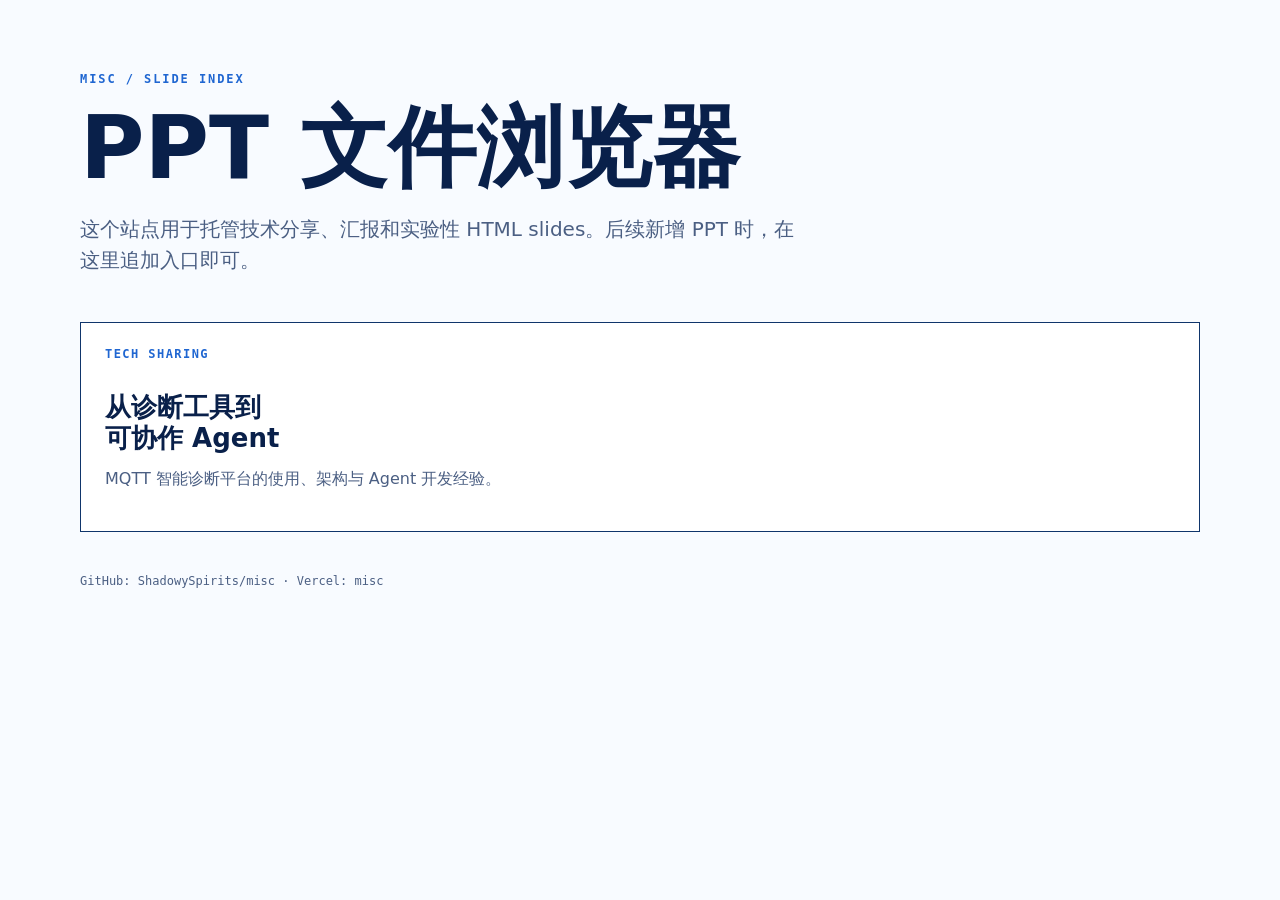
<file: index.html>
<!doctype html>
<html lang="zh-CN">
<head>
  <meta charset="utf-8">
  <meta name="viewport" content="width=device-width, initial-scale=1">
  <title>Misc Slides</title>
  <style>
    :root {
      --ink: #09204a;
      --muted: #4b5f83;
      --line: #0f356b;
      --blue: #1f66d1;
      --paper: #f8fbff;
      --panel: #ffffff;
    }
    * {
      box-sizing: border-box;
    }
    body {
      margin: 0;
      min-height: 100vh;
      background: var(--paper);
      color: var(--ink);
      font-family: ui-sans-serif, system-ui, -apple-system, BlinkMacSystemFont, "Segoe UI", sans-serif;
    }
    main {
      width: min(1120px, calc(100vw - 48px));
      margin: 0 auto;
      padding: 72px 0;
    }
    .kicker {
      margin: 0 0 18px;
      color: var(--blue);
      font-family: ui-monospace, SFMono-Regular, Menlo, Consolas, monospace;
      font-size: 12px;
      font-weight: 800;
      letter-spacing: .16em;
      text-transform: uppercase;
    }
    h1 {
      margin: 0;
      font-size: clamp(48px, 7vw, 88px);
      line-height: 1;
      letter-spacing: 0;
    }
    .lede {
      margin: 22px 0 46px;
      max-width: 720px;
      color: var(--muted);
      font-size: 20px;
      line-height: 1.55;
    }
    .grid {
      display: grid;
      grid-template-columns: repeat(auto-fit, minmax(280px, 1fr));
      gap: 18px;
    }
    .card {
      display: grid;
      min-height: 210px;
      padding: 24px;
      border: 1px solid var(--line);
      background: var(--panel);
      color: inherit;
      text-decoration: none;
    }
    .card:hover {
      outline: 2px solid var(--blue);
      outline-offset: -2px;
    }
    .card small {
      color: var(--blue);
      font-family: ui-monospace, SFMono-Regular, Menlo, Consolas, monospace;
      font-size: 12px;
      font-weight: 800;
      letter-spacing: .12em;
      text-transform: uppercase;
    }
    .card strong {
      align-self: end;
      display: block;
      font-size: 26px;
      line-height: 1.18;
    }
    .card span {
      display: block;
      margin-top: 14px;
      color: var(--muted);
      line-height: 1.5;
    }
    footer {
      margin-top: 42px;
      color: var(--muted);
      font-family: ui-monospace, SFMono-Regular, Menlo, Consolas, monospace;
      font-size: 12px;
    }
  </style>
</head>
<body>
  <main>
    <p class="kicker">misc / slide index</p>
    <h1>PPT 文件浏览器</h1>
    <p class="lede">这个站点用于托管技术分享、汇报和实验性 HTML slides。后续新增 PPT 时，在这里追加入口即可。</p>

    <section class="grid" aria-label="Slide decks">
      <a class="card" href="/diagnosis-agent-tech-share/">
        <small>tech sharing</small>
        <strong>从诊断工具到<br>可协作 Agent</strong>
        <span>MQTT 智能诊断平台的使用、架构与 Agent 开发经验。</span>
      </a>
    </section>

    <footer>GitHub: ShadowySpirits/misc · Vercel: misc</footer>
  </main>
</body>
</html>
</file>
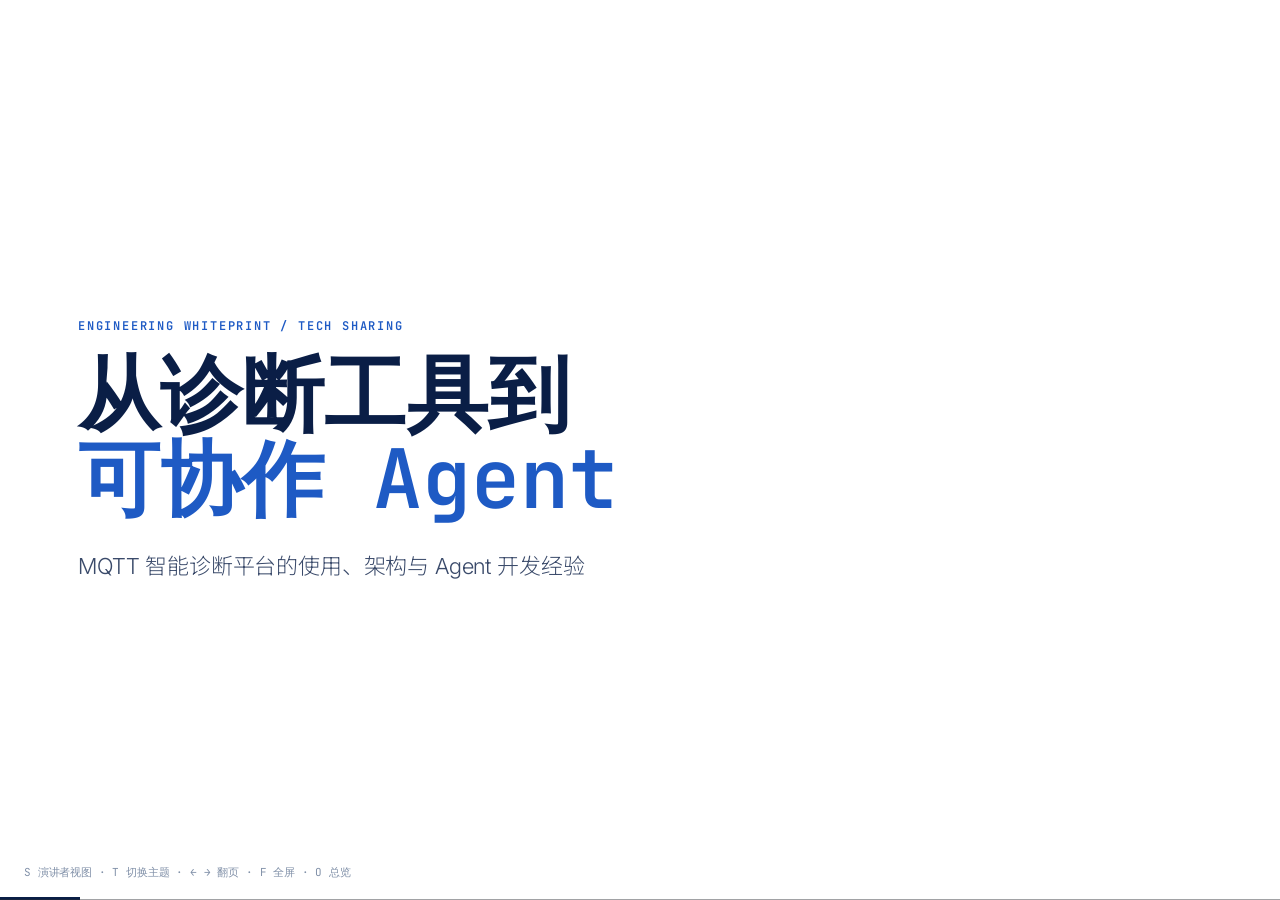
<file: diagnosis-agent-tech-share/index.html>
<!DOCTYPE html>
<html lang="zh-CN" data-themes="engineering-whiteprint,blueprint,corporate-clean,nord,tokyo-night">
<head>
<meta charset="utf-8">
<meta name="viewport" content="width=device-width,initial-scale=1">
<title>从诊断工具到可协作 Agent</title>
<link rel="stylesheet" href="../.agents/skills/html-ppt/assets/fonts.css">
<link rel="stylesheet" href="../.agents/skills/html-ppt/assets/base.css">
<link rel="stylesheet" id="theme-link" href="../.agents/skills/html-ppt/assets/themes/engineering-whiteprint.css">
<link rel="stylesheet" href="../.agents/skills/html-ppt/assets/animations/animations.css">
<link rel="stylesheet" href="style.css">
</head>
<body class="tpl-diagnosis-agent-share">
<div class="deck">

  <section class="slide cover" data-title="Cover">
    <p class="kicker">engineering whiteprint / tech sharing</p>
    <h1 class="h1">从诊断工具到<br><span class="accent">可协作 Agent</span></h1>
    <p class="lede">MQTT 智能诊断平台的使用、架构与 Agent 开发经验</p>
    <aside class="notes">
      <p>今天分享的主题是从诊断工具到可协作 Agent。这里的重点不是把一个日志查询工具包装成聊天入口，也不是展示模型能写出一段多流畅的报告。</p>
      <p>我想强调的是另一件事：真实诊断往往不是一次问答，而是一个协作过程。用户输入的问题可能不完整，甚至带着错误前提；系统需要先校验上下文，再组织不同证据源，过程中还要让用户能看到 Agent 做了什么、为什么这么做。</p>
      <p>所以这场分享会围绕三个关键词展开：可观察，让过程和证据链能被检查；可追问，让用户反馈进入下一轮上下文；可沉淀，让 good case 和 bad case 都能变成后续 Agent 的经验。</p>
    </aside>
  </section>

  <section class="slide" data-title="Route">
    <p class="kicker">00 / route map</p>
    <h2 class="h2">目录</h2>
    <div class="agenda">
      <div class="agenda-row">
        <span>01</span>
        <strong>使用演示</strong>
        <p>完整流程演示 / 知识沉淀</p>
      </div>
      <div class="agenda-row">
        <span>02</span>
        <strong>整体架构</strong>
        <p>架构总览 / Agent 拓扑 / 多 Agent 排查 / 数据源与工具层 / 前端可观测性</p>
      </div>
      <div class="agenda-row">
        <span>03</span>
        <strong>设计经验</strong>
        <p>有效上下文 / 工具设计 / 确定性输出 / 评估与进化路径</p>
      </div>
    </div>
    <aside class="notes">
      <p>今天的结构很直接：先看系统表面行为，再拆背后的架构，最后抽象出可迁移的开发经验。</p>
      <p>第一章是使用演示。我会用真实案例说明，用户的问题可以原样复制进来，Agent 应该自己补上下文、过滤错误假设、调度工具，并且在前端流式展示执行过程。</p>
      <p>第二章讲整体架构，重点不是每个函数怎么写，而是 Triage、Orchestrator、专家 Agent、工具层和前端之间的边界。第三章讲经验，核心是有效上下文、原子工具、确定性输出，以及怎么让 Agent 通过评估和反馈持续演进。</p>
    </aside>
  </section>

  <section class="slide" data-title="Demo Flow">
    <p class="kicker">01 / demo / full flow</p>
    <h2 class="h2">完整流程演示：<br>从错误前提出发，收敛到可验证结论</h2>
    <div class="demo-layout">
      <div class="question-box">
        <span class="label">raw user input</span>
        <p>帮我诊断这个集群 <b>mqtt-a822z7oq</b> 下的客户端 <b>LE4LG4GB1RZ020010</b>，为什么 <b>3 月 12 日</b> 服务端没有给客户端发送 keep alive response，导致客户端掉线</p>
      </div>
      <div class="flow-cards">
        <div><span>01</span><strong>输入适配</strong><p>把“服务端没回 keep alive”视为待验证假设，而不是直接采信。</p></div>
        <div><span>02</span><strong>上下文补全</strong><p>Triage 解析时间，发现短 clientId，要求确认完整 ID。</p></div>
        <div><span>03</span><strong>证据调度</strong><p>先查相似历史，再让 LogAgent 验证当前日志；单客户端问题不把 Metrics 当主证据。</p></div>
        <div><span>04</span><strong>诊断结论</strong><p>不是服务端漏发 PINGRESP，而是客户端停止 PINGREQ；服务端按 90s 阈值触发超时。</p></div>
      </div>
    </div>
    <div class="feedback-strip"><span>User Feedback</span><b></b><span>下一轮上下文</span><b></b><span>继续追问 / 修正</span></div>
    <aside class="notes">
      <p>这页演示的关键不是“Agent 给出了答案”，而是它没有被用户问题中的错误前提带偏。用户说的是服务端没有发送 keep alive response，但这个说法本身只是一个假设。</p>
      <p>真正应该验证的是：客户端是否持续发送 PINGREQ，服务端是否收到，断连原因是什么，是否存在同 Client ID 的并发接入。这个案例里，Triage 先发现用户输入的是短 clientId，并要求确认完整 ID <code>LE4LG4GB1RZ020010-CGW2</code>。</p>
      <p>之后 Orchestrator 先通过 summary search 找到同实例、同客户端、同日期的历史经验，再让 LogAgent 重新验证日志。最终结论是客户端停止发送 PINGREQ，服务端在 keepalive 60 秒、超时约 90 秒后按协议触发 <code>keepalive_timeout</code>。同时日志里还有 <code>session_taken_over</code>，说明同 Client ID 多 Pod 接入也在影响连接稳定性。</p>
    </aside>
  </section>

  <section class="slide" data-title="Knowledge Summary">
    <p class="kicker">02 / demo / knowledge sedimentation</p>
    <h2 class="h2">知识沉淀：<br>Good Case 复用经验，Bad Case 指导优化</h2>
    <div class="summary-meta">
      <strong>德赛西威上下行消息数不符合业务预期</strong>
      <span>Conversation Summary v1</span>
      <span>Instance Diagnosis</span>
      <span>~1.1M tokens</span>
    </div>
    <div class="case-grid">
      <div>
        <span class="label">good case / 复用经验</span>
        <h3>75 个 topic filter -> Too many incoming subscriptions</h3>
        <p>整批订阅被拒绝；后续同类问题可直接复用排查路径和业务建议。</p>
        <ul>
          <li>wildcard 合并订阅</li>
          <li>拆批订阅</li>
          <li>提高 maxSubscriptionPerSession</li>
          <li>监控 SUBACK 失败码</li>
        </ul>
      </div>
      <div>
        <span class="label">bad case / 反面教材</span>
        <h3>用户给错 clientId：im_client_19</h3>
        <p>真实日志客户端是 <code>sim_client_19</code>；“查不到”不能直接变成结论。</p>
        <ul>
          <li>topic/time 明确时要反查真实 client</li>
          <li>订阅拒绝不能直接归因 ACL</li>
          <li>错误路径要沉淀成下一版约束</li>
        </ul>
      </div>
    </div>
    <div class="pipeline-line compact"><span>diagnosis report</span><b></b><span>feedback</span><b></b><span>structured summary</span><b></b><span>search / reuse / improve</span></div>
    <aside class="notes">
      <p>第二个演示是知识沉淀。Summary 的价值不是把聊天记录缩短，而是把一次诊断拆成可检索、可复用、可复盘的结构化资产。</p>
      <p>这个德赛西威案例里，good case 是一个很稳定的经验：一次 SUBSCRIBE 里带了 75 个 topic filter，超过限制后整批被拒绝。后续再遇到上下行消息数不符合预期，就可以先检查订阅数量、SUBACK 失败码和 topic filter 分布。</p>
      <p>同时它也是一个 bad case。用户给的是 <code>im_client_19</code>，但真实日志里是 <code>sim_client_19</code>。如果 Agent 把“查不到客户端”当结论，就会误导用户。正确做法是在 topic 和时间明确时反查真实 client，并把这个失败路径沉淀成 prompt 或 skill 的优化输入。</p>
    </aside>
  </section>

  <section class="slide" data-title="Architecture Overview">
    <p class="kicker">03 / architecture / overview</p>
    <h2 class="h2">整体架构：<br>多智能体协同 + 多数据源整合</h2>
    <div class="arch-overview">
      <div class="arch-layers">
        <div><strong>Presentation</strong><p>React / Chat UI / Sidebar / Charts / Feedback</p></div>
        <div><strong>Application</strong><p>FastAPI /agent SSE / proxy APIs / conversation / summary</p></div>
        <div><strong>Orchestration</strong><p>LangGraph + Deep Agents / Orchestrator / Expert Agents</p></div>
        <div><strong>Data & Knowledge</strong><p>GraphQL / CLS / Prometheus / PostgreSQL / LLM APIs</p></div>
      </div>
      <div class="arch-flow">
        <span class="label">diagnosis flow</span>
        <div class="flow-stack">
          <div class="flow-step compact"><strong>用户提问</strong><p>自然语言问题进入诊断系统</p></div>
          <div class="flow-step">
            <strong>Triage Agent（分诊）</strong>
            <ul>
              <li>意图分类：实例诊断 / 全局发现 / 快速查询 / 通用问答</li>
              <li>实体校验：实例 -> 客户端 -> 消息</li>
              <li>时间解析：自然语言 -> ISO 8601</li>
              <li>智能路由：目标智能体</li>
            </ul>
          </div>
          <div class="flow-step">
            <strong>DiagnosisManager（编排）</strong>
            <ul>
              <li>搜索历史相似案例，避免重复排查</li>
              <li>动态委派子智能体（并行执行）</li>
              <li class="subagent">MQTTAgent -> GraphQL</li>
              <li class="subagent">LogAgent -> CLS 日志</li>
              <li class="subagent">MetricsAgent -> Prometheus</li>
              <li>综合分析，生成结构化诊断报告</li>
            </ul>
          </div>
        </div>
      </div>
    </div>
    <div class="loop-line"><span>问题</span><b></b><span>分诊</span><b></b><span>编排</span><b></b><span>结论</span><b></b><span>评价</span><b></b><span>沉淀</span></div>
    <aside class="notes">
      <p>架构总览这页只讲骨架，不展开具体实现。更准确的架构描述来自奖项材料里的总结：这是一个“通用编排框架 + 领域专家智能体”的分层设计，核心编排层和具体业务数据域解耦。</p>
      <p>Presentation 层负责交互、流式渲染、侧边栏、图表和反馈。Application 层提供 <code>/agent</code> SSE、GraphQL/Prometheus 代理、conversation 和 summary API。Orchestration 层负责 LangGraph 工作流、Orchestrator 和专家 Agent。最底层是可查询的数据系统和知识资产。</p>
      <p>这套架构的边界很清楚：LLM 不替代数据源；前端不理解 LangGraph 内部；专家 Agent 不跨越自己的证据域。通用编排层负责分诊、计划、委派和报告生成，领域专家智能体负责 GraphQL、CLS、Prometheus 等证据域。</p>
    </aside>
  </section>

  <section class="slide" data-title="Agent Topology">
    <p class="kicker">04 / architecture / agent topology</p>
    <h2 class="h2">Triage：<br>先补全 Context，再分诊</h2>
    <div class="triage-chain">
      <div class="triage-step">
        <span>01</span>
        <strong>获取问题实体</strong>
        <p>从用户输入中抽取实例、客户端、消息、时间范围等诊断对象。</p>
      </div>
      <b></b>
      <div class="triage-step">
        <span>02</span>
        <strong>总结核心问题</strong>
        <p>把自然语言问题整理成可执行上下文；补全缺失信息，过滤用户因果假设。</p>
      </div>
      <b></b>
      <div class="triage-step">
        <span>03</span>
        <strong>调度目标 Agent</strong>
        <p>根据已验证上下文进入 Orchestrator、单专家 Agent，或直接回答快速查询。</p>
      </div>
    </div>
    <div class="context-output">
      <div><span class="label">context output</span><strong>validated facts</strong><p>instance / client / message / time</p></div>
      <div><span class="label">problem summary</span><strong>diagnosis intent</strong><p>症状、范围、用户假设、待验证问题</p></div>
      <div><span class="label">routing decision</span><strong>target agent</strong><p>Orchestrator / MQTTAgent / LogAgent / MetricsAgent / Direct answer</p></div>
    </div>
    <aside class="notes">
      <p>Triage 的价值不是简单地判断 Mode A、Mode B，也不是越早 handoff 越好。它真正解决的是：在进入复杂诊断前，先把用户问题转成一份可执行、可校验、可路由的上下文。</p>
      <p>第一步是获取问题涉及的实体，比如实例、客户端、消息 ID 和时间范围。第二步是总结核心问题，把用户自然语言整理成诊断意图，并区分已验证事实和用户假设。第三步才是调度到对应 Agent：复杂实例问题进入 Orchestrator，明确数据域的问题进入单专家 Agent，快速查询可以直接回答。</p>
      <p>所以这一页的顺序要强调“Context first”。Triage 不做根因诊断，但它决定后续诊断是否站在正确上下文里。如果短 clientId 还没补全、消息 ID 没查到、时间范围没解析清楚，就不应该把问题继续交给后面的 Agent。</p>
    </aside>
  </section>

  <section class="slide" data-title="Multi Agent Investigation">
    <p class="kicker">05 / architecture / investigation</p>
    <h2 class="h2">多 Agent 排查：<br>把复杂问题拆成可验证子问题</h2>
    <div class="investigation-grid">
      <div><span class="label">用户假设</span><strong>服务端没回 keep alive</strong><p>自然语言里可能已经包含错误因果。</p></div>
      <div><span class="label">可验证子问题</span><ul><li>客户端是否持续发送 PINGREQ？</li><li>服务端是否收到心跳？</li><li>断连原因和 Pod 时间线是什么？</li><li>是否存在同 Client ID 接入？</li></ul></div>
      <div><span class="label">证据来源</span><ul><li>LogAgent：心跳日志、断连原因</li><li>MQTTAgent：会话、连接事件、配置</li><li>MetricsAgent：仅用于实例级异常</li><li>Summary Search：历史模式</li></ul></div>
    </div>
    <div class="note-line">多 Agent 的价值不是“多查”，而是把复杂诊断变成有边界的调查过程。</div>
    <aside class="notes">
      <p>这页弱化 Handoff 和 Task Delegation 这些机制名词，重点讲工程方法。Orchestrator 的核心职责不是多叫几个 Agent，而是把用户问题拆成可验证的调查问题。</p>
      <p>代码里的 Orchestrator 在委派前要回答三个问题：这个 Agent 要回答什么，当前数据是否已经足够，新结果是否会改变结论。如果不会改变结论，就跳过委派。</p>
      <p>单客户端 keepalive 问题是一个很好的例子。LogAgent 能看心跳日志和断连原因，MQTTAgent 能看会话和连接事件，Summary Search 能给历史模式。但 MetricsAgent 没有 per-client metrics，所以它只能在怀疑实例级异常时作为辅助证据，不能作为客户端行为的直接证据。</p>
    </aside>
  </section>

  <section class="slide" data-title="Data And Tools">
    <p class="kicker">06 / architecture / data & tools</p>
    <h2 class="h2">数据源与工具层：<br>Agent 查证据，不替代数据源</h2>
    <div class="evidence-table">
      <div><strong>GraphQL</strong><p>实例元数据、客户端会话、连接事件</p><span>MQTTAgent / set_context</span></div>
      <div><strong>CLS</strong><p>Proxy/Audit 日志、断连原因、订阅拒绝、消息链路</p><span>LogAgent / set_context</span></div>
      <div><strong>Prometheus</strong><p>趋势、聚合指标、Fleet TopK</p><span>MetricsAgent</span></div>
      <div><strong>PostgreSQL</strong><p>conversation、summary、全文检索、历史经验</p><span>Summary Search / Admin</span></div>
      <div><strong>LLM APIs</strong><p>推理、报告、结构化 summary</p><span>Triage / Orchestrator / Summary Generator</span></div>
    </div>
    <div class="principle">原则：LLM 负责判断路径和解释证据，事实必须来自可查询系统。</div>
    <aside class="notes">
      <p>工具层的职责是提供可复核事实，不是把领域结论写死。GraphQL 回答结构化状态，CLS 回答事件和日志链路，Prometheus 回答趋势和聚合，PostgreSQL 承载历史会话和 summary，LLM 负责推理和表达。</p>
      <p><code>set_context</code> 是一个特殊入口工具，它不仅声明侧边栏上下文，还做 instance、client、message 的级联校验。instance 走 GraphQL，client 先查 GraphQL，查不到时用 CLS fallback 做 partial ID 候选补全，message 则通过 CLS audit 生命周期分析状态。</p>
      <p>专家 Agent 的工具也很克制：MQTTAgent 只有 GraphQL 查询，LogAgent 只有错误日志、消息追踪和 CLS 查询，MetricsAgent 只有 Prometheus instant/range 查询。这种设计让事实来源清晰，也让结论能被复核。</p>
    </aside>
  </section>

  <section class="slide" data-title="Observable UI">
    <p class="kicker">07 / architecture / observable ui</p>
    <h2 class="h2">前端可观测性：<br>为后续可评估性做铺垫</h2>
    <div class="component-showcase" aria-label="Observable UI components">
      <div class="component-rail" aria-label="Component tabs">
        <button type="button" class="is-active" data-component-tab="0">1 工具调用</button>
        <button type="button" data-component-tab="1">2 Agent 任务列表</button>
        <button type="button" data-component-tab="2">3 查询实体</button>
        <button type="button" data-component-tab="3">4 用户反馈</button>
      </div>
      <div class="component-stage">
        <figure class="is-active">
          <span>01 / 工具调用</span>
          <figcaption>参数、结果、耗时与状态可复核</figcaption>
          <img src="assets/ui-real/component-tool-call.png" alt="Expanded execute_log_query tool call with parameters, result, duration and status">
        </figure>
        <figure>
          <span>02 / Agent 任务列表</span>
          <figcaption>任务拆解、执行状态、token 与缓存成本可见</figcaption>
          <img src="assets/ui-real/component-agent-tasks.png" alt="Agent task list with subtasks, status and token usage">
        </figure>
        <figure>
          <span>03 / 查询实体</span>
          <figcaption>实例、客户、规格、集群和 client 等诊断上下文可核对</figcaption>
          <img src="assets/ui-real/component-query-entity.png" alt="Queried instance and client entity panel">
        </figure>
        <figure>
          <span>04 / 用户反馈</span>
          <figcaption>用户可以对具体结论点赞、点踩、标注和反馈</figcaption>
          <img src="assets/ui-real/component-user-feedback.png" alt="User feedback highlight and thumbs controls">
        </figure>
      </div>
    </div>
    <div class="note-line">可见过程 + 可见证据 + 可见成本 + 可反馈结果</div>
    <aside class="notes">
      <p>这页承接架构，也为后面的评估与进化做铺垫。如果用户看不到 Agent 做了什么，就很难判断它是否走偏；如果用户不能标注具体错误，团队也很难把一次 bad case 转成系统改进。</p>
      <p>前端展示的不是装饰性状态，而是可评估材料。工具调用展开态让证据链可检查；右侧 Agent 执行栏让多 Agent 过程不再是黑盒；上下文侧栏让用户看到输入如何被结构化和校验；feedback/highlight/review comment 则让用户把错误或关键结论精确标出来。</p>
      <p>这里要强调：可观测性不是只为了让界面更热闹，它是评估系统的前置条件。没有可见过程，就只能凭最终报告感觉好坏；有了过程、证据、成本和反馈，Agent 才有明确的优化入口。</p>
    </aside>
  </section>

  <section class="slide" data-title="Context">
    <p class="kicker">08 / lesson / context</p>
    <h2 class="h2">Context is all you need：<br>有效上下文，而不是更多上下文</h2>
    <div class="context-thesis">
      <strong>有效上下文</strong>
      <span>不是把窗口塞满，而是让进入窗口的每个 token 都能改变下一步判断。</span>
    </div>
    <div class="context-layout">
      <div class="context-inputs">
        <div class="section-label">Decision Inputs / 三层上下文</div>
        <div class="context-stack">
          <div class="context-layer focus">
            <span>01 / most focused</span>
            <strong>行为上下文：Prompt</strong>
            <p>角色、边界、停止条件、工具策略；直接约束 Agent 如何行动、何时停止、哪些事实必须验证。</p>
          </div>
          <div class="context-layer">
            <span>02 / domain directory</span>
            <strong>领域上下文：Skills</strong>
            <p>catalog / SOP / query template；不塞全量知识，只提供“该查什么、怎么查”的目录。</p>
          </div>
          <div class="context-layer">
            <span>03 / reusable memory</span>
            <strong>历史上下文：Summary Search</strong>
            <p>good case 作为可复用经验，bad case 作为反面教材和行为修正信号。</p>
          </div>
        </div>
      </div>
      <div class="context-ops">
        <div class="section-label">Engineering Controls / 工程治理</div>
        <div class="context-ops-grid">
          <div><strong>多 Agent 切分</strong><p>让子 Agent 只携带与任务相关的局部上下文。</p></div>
          <div><strong>工具结果压缩</strong><p>长结果先结构化摘要，保留可追溯证据。</p></div>
          <div><strong>文件承载中间产物</strong><p>大段日志、查询结果不直接挤占主上下文。</p></div>
          <div><strong>上下文保序</strong><p>稳定消息顺序，降低重复推理成本并适配 KV cache。</p></div>
        </div>
      </div>
    </div>
    <aside class="notes">
      <p>上下文不是越多越好。真实系统里，过多上下文会增加成本、降低注意力密度，还会把旧错误带入新判断。Context engineering 的目标不是塞满窗口，而是提高每个 token 的决策密度。</p>
      <p>本项目里有三层上下文。第一层是行为上下文，也就是代码里给 Agent 的 system prompt，它约束角色、边界、停止条件和工具使用策略。第二层是领域上下文，也就是 skill 中的 catalog、SOP 和 query template，让 Agent 知道该查什么、怎么查。第三层是历史上下文，通过 summary search 把 good case 和 bad case 变成可检索经验。</p>
      <p>工程上还有几个技巧：用多 Agent 切分上下文，避免一个主 Agent 背所有知识；工具输出过长时压缩或写文件；summary transcript 和前端工具结果都做 compact；用户反馈进入下一轮时保持上下文顺序稳定，以适配 KV cache。</p>
    </aside>
  </section>

  <section class="slide" data-title="Tool Design">
    <p class="kicker">09 / lesson / tool design</p>
    <h2 class="h2">工具设计：<br>给原子能力，不给僵硬 SOP</h2>
    <div class="compare-wide">
      <div class="bad">
        <span class="label">not recommended</span>
        <h3>业务 SOP 工具</h3>
        <code>诊断订阅失败()</code>
        <code>判断 keepalive 根因()</code>
        <p>工具越细，选择越困难；SOP 固化在工具里，边界场景难调整；结论被黑盒化。</p>
      </div>
      <div class="good">
        <span class="label">recommended</span>
        <h3>原子事实工具 + skill 目录 + Agent 判断</h3>
        <code>GraphQL 查询</code>
        <code>CLS 查询</code>
        <code>Prometheus 查询</code>
        <code>Summary search</code>
        <p>工具负责事实，skill 负责方法，Agent 负责判断。</p>
      </div>
    </div>
    <aside class="notes">
      <p>工具设计这页的核心观点是：不要把诊断 SOP 做成黑盒工具。如果工具直接叫“诊断订阅失败”或“判断 keepalive 根因”，它会把查询路径、判断逻辑和结论封装在一起。短期看方便，长期会让 Agent 难以调整和复核。</p>
      <p>本项目选择给 Agent 原子事实工具，再用 skill 提供方法目录。MQTTAgent 只有 GraphQL 查询，LogAgent 只有错误日志、消息追踪和 CLS 查询，MetricsAgent 只有 Prometheus instant/range 查询。查询模板、指标目录和领域方法放在 skill 里。</p>
      <p>这个设计的代价是 Agent 需要更好的上下文和可观测性，否则它会乱试工具。但收益也很明确：工具保持稳定，诊断策略可以随经验演进，结论背后的证据链更容易复核。</p>
    </aside>
  </section>

  <section class="slide" data-title="Tool Design Skill Catalog">
    <p class="kicker">10 / lesson / tool design</p>
    <h2 class="h2">工具设计：<br>用 Skill Catalog 引导正确查询</h2>
    <div class="skill-catalog-layout">
      <div class="catalog-card">
        <span class="label">catalog skill</span>
        <h3>query-catalog</h3>
        <p>入口只给目录和触发条件：写 custom SQL、execute_log_query、断连分析、错误分布、客户端查找、消息消费、投递延迟等。</p>
        <div class="catalog-tree">
          <div><strong>proxy-log-queries</strong><span>断连 / 错误 / client 解析 / Packet / 线程池</span></div>
          <div><strong>auth-log-queries</strong><span>认证失败 / 限流 / 授权拒绝 / ACL</span></div>
          <div><strong>audit-log-queries</strong><span>消息消费 / fanout / 延迟 / 流量 / 重试</span></div>
        </div>
      </div>
      <div class="catalog-flow">
        <div><strong>1. 先按症状选 reference</strong><p>Client disconnects → proxy；Message loss → audit；Auth failures → auth。</p></div>
        <div><strong>2. 再读场景模板</strong><p>例如 keepalive timeout：用 proxy log 的 Top disconnecting clients 模板。</p></div>
        <div><strong>3. 最后替换变量执行</strong><p>填入 instance、client_prefix、topic、时间窗；由 execute_log_query 查询 CLS。</p></div>
      </div>
    </div>
    <div class="query-example-grid">
      <div class="bad">
        <span class="label">bad query</span>
        <code>message LIKE '%disconnect%'</code>
        <p>只做模糊文本搜索，缺少 topic_type、实例过滤、原因提取和聚合，容易把无关日志混进来。</p>
      </div>
      <div class="good">
        <span class="label">good query</span>
        <code>__TAG__.namespace:"$instance" AND message:"keepalive_timeout"
| select count(*) as count,
  regexp_extract(message, 'client-id=([^,]+)', 1) as client_id
group by client_id order by count desc</code>
        <p>直接复用 catalog 中的 keepalive timeout 模板：先限定实例和原因，再提取 client_id 并按次数排序。</p>
      </div>
    </div>
    <aside class="notes">
      <p>这页用 LogAgent 的 <code>skills/log/query-catalog</code> 举例。这个 skill 不是把一套 SOP 封成工具，而是给 Agent 一个可导航的查询目录。入口文件只告诉模型：有哪些 reference，分别覆盖 proxy、auth、audit 哪些问题，以及症状应该去哪个模板。</p>
      <p>真正的查询细节放在 reference 里。比如 <code>proxy-log-queries.md</code> 里有断连分析、错误日志分布、client ID 模糊搜索、Packet inspection 和线程池健康；<code>audit-log-queries.md</code> 里有 topic/client 分析、fanout、未消费消息、延迟、流量和重试。</p>
      <p>这种设计能引导 LLM 写正确查询：先根据症状选择日志类型，再读对应模板，最后替换变量。反例是让模型直接写一个 <code>LIKE '%disconnect%'</code> 的大查询，既没有实例边界，也没有结构化聚合。</p>
    </aside>
  </section>

  <section class="slide" data-title="Deterministic Output">
    <p class="kicker">11 / lesson / deterministic output</p>
    <h2 class="h2">确定性输出：<br>用 Spec 约束 AI，用前端拿真实数据</h2>
    <div class="spec-pipeline">
      <div><span class="label">LLM emits spec</span><pre>```metrics-chart
query: sum(rate(...))
time: 2026-03-12
unit: ops
```</pre></div>
      <div class="arrow"></div>
      <div><span class="label">API fetches real data</span><p>Prometheus / GraphQL proxy 根据 spec 重新取数。</p></div>
      <div class="arrow"></div>
      <div><span class="label">React renders</span><p>确定性组件渲染图表、排名和建议块。</p></div>
    </div>
    <div class="generative-ui-note">
      <strong>Markdown wall of text -> Generative UI：</strong>
      <a href="https://generativeui.github.io">generativeui.github.io</a>
    </div>
    <aside class="notes">
      <p>这页讲一个非常实际的幻觉治理方案：不要让 AI 直接输出图表数据。完整时序数据 token 高、容易过期，也没有必要让模型生成。</p>
      <p>项目采用 Spec over Data。MetricsAgent 输出的是 <code>metrics-chart</code>、<code>instance-ranking</code>、<code>suggestions</code> 这样的轻量 spec，里面包含查询、时间范围、单位、legend、排名等结构化字段。前端解析 spec 后调用 Prometheus 或 GraphQL 代理拿真实数据，再用确定性 React 组件渲染。</p>
      <p>这里要严谨：这个方案不能保证诊断结论天然正确，因为模型仍然负责选择查询和解释结果；它解决的是展示数据不让 AI 编。图表、排名和后续可视化交互由确定性系统完成，能显著降低幻觉和 token 成本。</p>
    </aside>
  </section>

  <section class="slide" data-title="Deterministic Output Result">
    <p class="kicker">12 / lesson / deterministic output</p>
    <h2 class="h2">确定性输出：<br>把图表交给前端组件</h2>
    <div class="deterministic-result">
      <div class="deterministic-benefits">
        <div><strong>确保无数据幻觉</strong><p>点位、排名、趋势来自真实接口。</p></div>
        <div><strong>节约 token</strong><p>大量数据输出由前端直接渲染。</p></div>
        <div><strong>一致、可预期</strong><p>同一份 spec 输出稳定结构。</p></div>
        <div><strong>表达能力更强</strong><p>标注、缩放、hover、跳转交给前端。</p></div>
      </div>
      <figure class="deterministic-chart">
        <img src="assets/ui-real/deterministic-chart.png" alt="Rendered online connection trend chart with annotated drop and recovery points">
      </figure>
    </div>
    <aside class="notes">
      <p>这一页展示前端组件的实际效果。模型不是直接写图表数据，而是描述需要看哪个指标、哪个时间窗、哪些关键点需要标注。前端组件再用 spec 去查真实数据并渲染。</p>
      <p>这样做有三个收益。第一，图表数据不会由模型编造；第二，重复生成时组件结构稳定，用户预期稳定；第三，前端组件能提供更强的表达力，比如标注、缩放、hover、跳转和交互查看。</p>
    </aside>
  </section>

  <section class="slide" data-title="Evaluation">
    <p class="kicker">13 / lesson / evaluation</p>
    <h2 class="h2">Agent 不会一次搭好：<br>需要明确的评估与进化路径</h2>
    <div class="eval-grid">
      <div><strong>Observe</strong><p class="lead">不可量化的东西，不可优化。</p><p>通过 Agent Middleware 与 LangGraph 事件流记录每一次 tool call、LLM 调用、Agent 调度和 token 成本，结构化追踪诊断流程。用户可以展开工具、查看任务列表和成本；团队获得可复盘的执行数据。</p><div class="eval-tags"><span>tool trace</span><span>agent timeline</span><span>token usage</span></div></div>
      <div><strong>Evaluate</strong><p class="lead">让用户给出评价，而不是靠评估 LLM 猜测。</p><p>支持 thumbs、文本高亮和 review comment。用户直接标出“这句有用”“这段错误”“这里应该怎么改”；系统记录真实用户判断，避免再引入一个模型去猜好坏。</p><div class="eval-tags"><span>thumbs</span><span>highlight</span><span>review comment</span></div></div>
      <div><strong>Summarize</strong><p class="lead">把一次诊断转成可检索经验。</p><p>系统把对话、工具证据、用户反馈整理成 summary。good case 成为历史参考，bad case 保留失败原因和修正建议；后续相似问题可以先检索经验再排查。</p><div class="eval-tags"><span>good case</span><span>bad case</span><span>similar search</span></div></div>
      <div><strong>Improve</strong><p class="lead">从下层上下文精炼通用策略到上层。</p><p>把单次 bad case、工具调用和用户修正，精炼成更通用的 prompt 约束、skill 目录或工具边界。这个过程类似训练：不是记住一次错误，而是把局部反馈提炼成未来决策的先验。</p><div class="eval-tags"><span>prompt rule</span><span>skill update</span><span>tool boundary</span></div></div>
    </div>
    <aside class="notes">
      <p>这一页是第三章的收束。Agent 不可能一次搭好，业务会变，日志会变，指标会变，客户问题也会变。所以系统需要一条明确的评估与进化路径。</p>
      <p>没有评估，Agent 只能靠感觉优化；没有可观测，评估也找不到落点。前端的过程可见、工具调用、token 使用和反馈标注，都是为了让团队知道问题发生在哪里。</p>
      <p>代码里有几个对应点：<code>EvaluationTurn</code> 紧跟 assistant turn，保证用户到底评价了哪段内容；<code>buildEvaluationSummary()</code> 把 thumbs、highlights 和 comment 转成 <code>[User Feedback]</code> YAML；summary schema 里有 agent performance issues 和 workflow improvement suggestions；再进一步，可以用 create-agent-skill 的流程把 bad case 转成新的 skill 或 prompt 约束。</p>
    </aside>
  </section>

  <section class="slide thankyou" data-title="Thank You">
    <p class="kicker">14 / closing</p>
    <h2 class="h1">Thank You</h2>
    <p class="lede">感谢聆听</p>
    <div class="qa">Q&A</div>
    <aside class="notes">
      <p>到这里，正式分享就结束了。最后不再额外总结，因为前面已经按使用、架构、经验三段讲完。</p>
      <p>如果进入 Q&A，我建议优先围绕几个问题展开：为什么要把 Triage 和 Orchestrator 拆开；单客户端问题为什么不能直接看实例级 Metrics；skill、summary 和 feedback 分别解决什么问题；以及 Spec over Data 到底解决了哪类幻觉。</p>
      <p>谢谢大家。</p>
    </aside>
  </section>

</div>

<div class="hint">S 演讲者视图 · T 切换主题 · ← → 翻页 · F 全屏 · O 总览</div>
<script src="../.agents/skills/html-ppt/assets/runtime.js"></script>
<script>
  (() => {
    const showcase = document.querySelector('.component-showcase');
    if (!showcase) return;

    const tabs = [...showcase.querySelectorAll('[data-component-tab]')];
    const frames = [...showcase.querySelectorAll('.component-stage figure')];

    function setComponent(index) {
      const next = Math.max(0, Math.min(frames.length - 1, index));
      tabs.forEach((tab, i) => tab.classList.toggle('is-active', i === next));
      frames.forEach((frame, i) => frame.classList.toggle('is-active', i === next));
    }

    tabs.forEach((tab) => {
      tab.addEventListener('click', () => setComponent(Number(tab.dataset.componentTab)));
    });

    document.addEventListener('keydown', (event) => {
      const activeSlide = document.querySelector('.slide.is-active');
      if (!activeSlide || activeSlide.dataset.title !== 'Observable UI') return;
      if (!/^[1-4]$/.test(event.key)) return;
      event.preventDefault();
      setComponent(Number(event.key) - 1);
    });
  })();
</script>
</body>
</html>
</file>
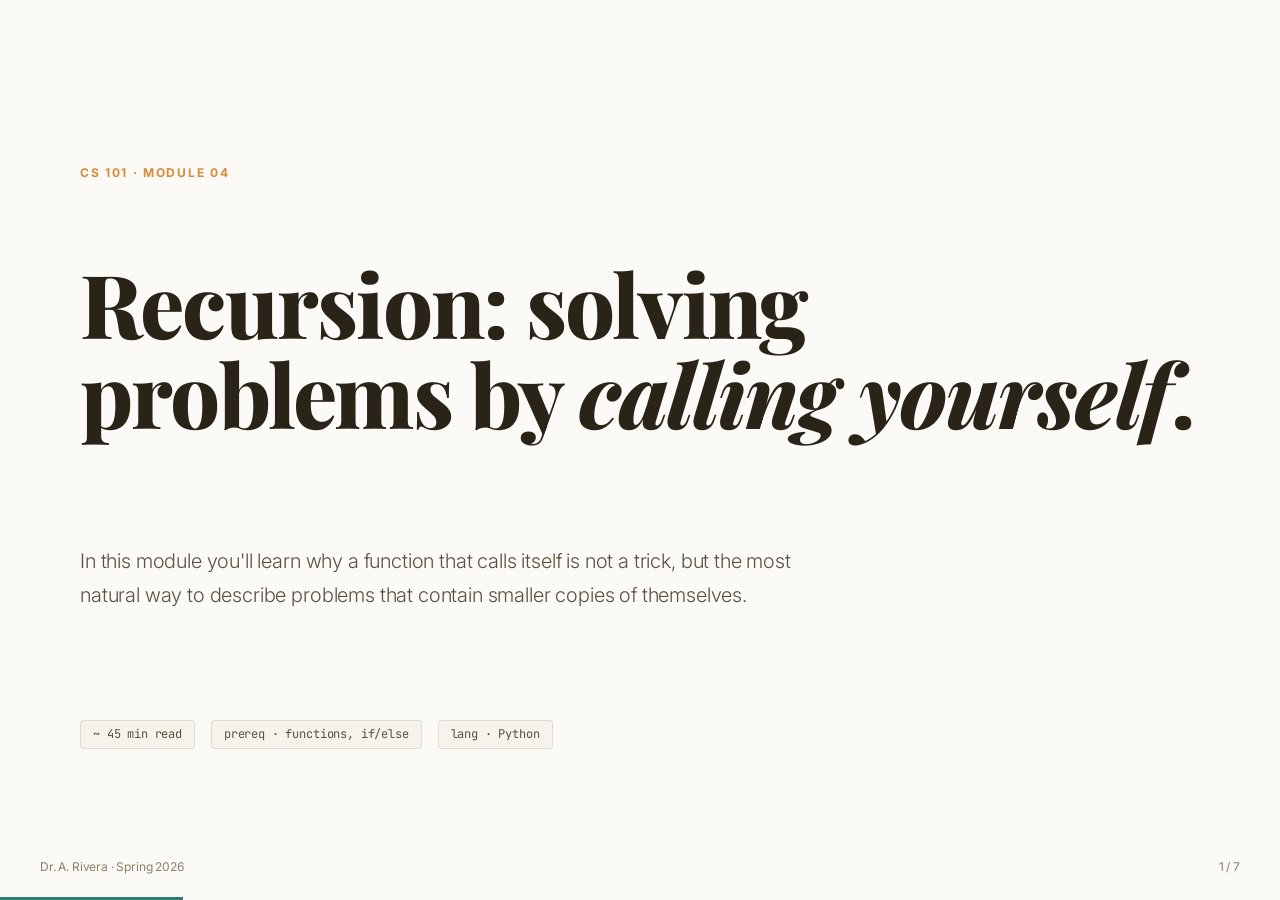
<file: .agents/skills/html-ppt/templates/full-decks/course-module/index.html>
<!DOCTYPE html>
<html lang="en">
<head>
<meta charset="utf-8"><meta name="viewport" content="width=device-width,initial-scale=1">
<title>Module 04 · Recursion · CS101</title>
<link rel="stylesheet" href="../../../assets/fonts.css">
<link rel="stylesheet" href="../../../assets/base.css">
<link rel="stylesheet" href="../../../assets/animations/animations.css">
<link rel="stylesheet" href="style.css">
</head>
<body class="tpl-course-module">
<div class="deck">

  <!-- 1. Cover -->
  <section class="slide full" data-title="Cover">
    <p class="kicker">CS 101 · MODULE 04</p>
    <h1 class="h1 mt-s">Recursion: solving<br>problems by <em>calling yourself</em>.</h1>
    <p class="lede mt-l" style="max-width:62ch">In this module you'll learn why a function that calls itself is not a trick, but the most natural way to describe problems that contain smaller copies of themselves.</p>
    <div class="row mt-l" style="gap:16px">
      <span class="pill-academic">~ 45 min read</span>
      <span class="pill-academic">prereq · functions, if/else</span>
      <span class="pill-academic">lang · Python</span>
    </div>
    <div class="deck-footer"><span>Dr. A. Rivera · Spring 2026</span><span class="slide-number" data-current="1" data-total="7"></span></div>
  </section>

  <!-- 2. Objectives -->
  <section class="slide" data-title="Objectives">
    <aside class="sidebar">
      <div class="brand">CS 101 · M04</div>
      <h5>Learning objectives</h5>
      <ul class="obj-list">
        <li class="current">Define recursion</li>
        <li>Identify a base case</li>
        <li>Trace a recursive call</li>
        <li>Convert loop ↔ recursion</li>
        <li>Recognize when recursion helps</li>
      </ul>
      <h5>Module progress</h5>
      <p class="dim" style="font-size:13px">Page 2 of 7 · ~5 min in</p>
    </aside>
    <div class="main">
      <p class="kicker">OBJECTIVES</p>
      <h2 class="h2 mt-s">By the end, you will be able to…</h2>
      <div class="stack mt-l">
        <div class="concept-box"><h4>① Explain recursion in one sentence.</h4><p class="dim">"A function that solves a problem by calling itself on a smaller version of that problem."</p></div>
        <div class="concept-box"><h4>② Write a base case that always terminates.</h4><p class="dim">Every recursive function must have an exit door, or it runs forever.</p></div>
        <div class="concept-box"><h4>③ Trace a call stack on paper.</h4><p class="dim">Given <code>fact(4)</code>, draw the stack frames top-to-bottom.</p></div>
        <div class="concept-box"><h4>④ Convert a while-loop to a recursive equivalent.</h4><p class="dim">And explain when one is clearer than the other.</p></div>
      </div>
    </div>
  </section>

  <!-- 3. Concept -->
  <section class="slide" data-title="Concept">
    <aside class="sidebar">
      <div class="brand">CS 101 · M04</div>
      <h5>Learning objectives</h5>
      <ul class="obj-list">
        <li class="done">Define recursion</li>
        <li class="current">Identify a base case</li>
        <li>Trace a recursive call</li>
        <li>Convert loop ↔ recursion</li>
        <li>Recognize when recursion helps</li>
      </ul>
      <h5>Key terms</h5>
      <p class="dim" style="font-size:13px">base case · recursive case · call stack · tail call</p>
    </aside>
    <div class="main">
      <p class="kicker">CORE CONCEPT</p>
      <h2 class="h2 mt-s">Two parts, always.</h2>
      <p class="lede mt-m">A recursive function has exactly two things inside it: a <b>base case</b> (when to stop) and a <b>recursive case</b> (how to shrink the problem before calling yourself).</p>
      <div class="callout">
        <b>Rule of thumb.</b> If you can't name the base case out loud, don't write the recursion yet. Draw it on paper first.
      </div>
      <div class="grid g2 mt-l">
        <div class="concept-box"><h4>Base case</h4><p class="dim">The smallest possible input — one the function answers directly, without calling itself.</p><p class="pill-academic">e.g. <b>n == 0</b></p></div>
        <div class="concept-box"><h4>Recursive case</h4><p class="dim">Every other input — delegate to a smaller version of the same problem.</p><p class="pill-academic">e.g. <b>n × fact(n-1)</b></p></div>
      </div>
    </div>
  </section>

  <!-- 4. Example -->
  <section class="slide" data-title="Example">
    <aside class="sidebar">
      <div class="brand">CS 101 · M04</div>
      <h5>Learning objectives</h5>
      <ul class="obj-list">
        <li class="done">Define recursion</li>
        <li class="done">Identify a base case</li>
        <li class="current">Trace a recursive call</li>
        <li>Convert loop ↔ recursion</li>
        <li>Recognize when recursion helps</li>
      </ul>
      <h5>Try it yourself</h5>
      <p class="dim" style="font-size:13px">Open repl.it and run the code on the right. Then try <code>fact(10)</code>.</p>
    </aside>
    <div class="main">
      <p class="kicker">WORKED EXAMPLE</p>
      <h2 class="h2 mt-s">Factorial, 7 lines.</h2>
      <div class="code mt-m"><pre style="margin:0"><span class="cmt"># fact(n) = n × (n-1) × … × 1,  and fact(0) = 1</span>
<span class="kw">def</span> fact(n):
    <span class="kw">if</span> n == <span class="str">0</span>:          <span class="cmt"># base case</span>
        <span class="kw">return</span> <span class="str">1</span>
    <span class="kw">return</span> n * fact(n - <span class="str">1</span>)   <span class="cmt"># recursive case</span>

<span class="kw">print</span>(fact(<span class="str">4</span>))   <span class="cmt"># → 24</span></pre></div>
      <div class="callout">
        <b>Trace fact(4).</b> 4 × fact(3) → 4 × (3 × fact(2)) → 4 × 3 × (2 × fact(1)) → 4 × 3 × 2 × 1 × fact(0) → 4 × 3 × 2 × 1 × 1 = <b>24</b>.
      </div>
    </div>
  </section>

  <!-- 5. Exercise -->
  <section class="slide" data-title="Exercise">
    <aside class="sidebar">
      <div class="brand">CS 101 · M04</div>
      <h5>Learning objectives</h5>
      <ul class="obj-list">
        <li class="done">Define recursion</li>
        <li class="done">Identify a base case</li>
        <li class="done">Trace a recursive call</li>
        <li class="current">Convert loop ↔ recursion</li>
        <li>Recognize when recursion helps</li>
      </ul>
      <h5>Time</h5>
      <p class="dim" style="font-size:13px">~10 minutes · solo</p>
    </aside>
    <div class="main">
      <p class="kicker">EXERCISE 4.1</p>
      <h2 class="h2 mt-s">Write <em>sum_to(n)</em>.</h2>
      <p class="lede mt-m">Return <code>1 + 2 + … + n</code> using recursion — no loops allowed.</p>
      <div class="exercise mt-l">
        <p style="margin:0;font-size:18px;color:var(--text-1)"><b>Your task</b></p>
        <ol style="color:var(--text-2);line-height:1.8;margin:10px 0 0">
          <li>Write the base case. What does <code>sum_to(0)</code> return?</li>
          <li>Write the recursive case in terms of <code>sum_to(n - 1)</code>.</li>
          <li>Test it: <code>sum_to(5) == 15</code>, <code>sum_to(10) == 55</code>.</li>
          <li>Bonus: what happens if you call <code>sum_to(-3)</code>? Fix it.</li>
        </ol>
      </div>
      <p class="dim mt-m" style="font-size:14px">Stuck? Remember: a base case is the smallest input you already know the answer to.</p>
    </div>
  </section>

  <!-- 6. Check understanding -->
  <section class="slide" data-title="Check">
    <aside class="sidebar">
      <div class="brand">CS 101 · M04</div>
      <h5>Learning objectives</h5>
      <ul class="obj-list">
        <li class="done">Define recursion</li>
        <li class="done">Identify a base case</li>
        <li class="done">Trace a recursive call</li>
        <li class="done">Convert loop ↔ recursion</li>
        <li class="current">Recognize when recursion helps</li>
      </ul>
      <h5>Self-assess</h5>
      <p class="dim" style="font-size:13px">You should get 3/3.</p>
    </aside>
    <div class="main">
      <p class="kicker">CHECK YOUR UNDERSTANDING</p>
      <h2 class="h2 mt-s">Which function will recurse forever?</h2>
      <div class="mt-l">
        <div class="mcq"><div class="letter">A</div><div><b>def f(n): return 1 if n == 0 else n * f(n - 1)</b><p class="dim" style="font-size:13px;margin:4px 0 0">Base case <code>n == 0</code>, shrinks toward it. Terminates.</p></div></div>
        <div class="mcq correct"><div class="letter">B</div><div><b>def f(n): return n + f(n + 1)</b><p class="dim" style="font-size:13px;margin:4px 0 0"><b style="color:var(--accent)">✓ Correct.</b> No base case, and <code>n</code> grows — infinite recursion.</p></div></div>
        <div class="mcq"><div class="letter">C</div><div><b>def f(n): return n if n &lt; 2 else f(n - 1) + f(n - 2)</b><p class="dim" style="font-size:13px;margin:4px 0 0">Classic Fibonacci. Base case on <code>n &lt; 2</code>. Terminates.</p></div></div>
      </div>
    </div>
  </section>

  <!-- 7. Summary -->
  <section class="slide full" data-title="Summary">
    <p class="kicker">SUMMARY · MODULE 04</p>
    <h1 class="h1 mt-s">You can now…</h1>
    <div class="grid g2 mt-l">
      <div class="concept-box"><h4>✓ Define recursion</h4><p class="dim">A function that calls itself on a smaller input.</p></div>
      <div class="concept-box"><h4>✓ Write a safe base case</h4><p class="dim">Every recursion needs an exit door.</p></div>
      <div class="concept-box"><h4>✓ Trace a call stack</h4><p class="dim">You can unwind <code>fact(4)</code> by hand.</p></div>
      <div class="concept-box"><h4>✓ Judge when to use it</h4><p class="dim">Trees and self-similar problems → recursion. Flat iteration → loop.</p></div>
    </div>
    <div class="callout mt-l">
      <b>Up next · Module 05.</b> Divide &amp; conquer: merge sort. We'll use everything you just learned — but on lists, not numbers.
    </div>
  </section>

</div>
<script src="../../../assets/runtime.js"></script>
</body></html>
</file>
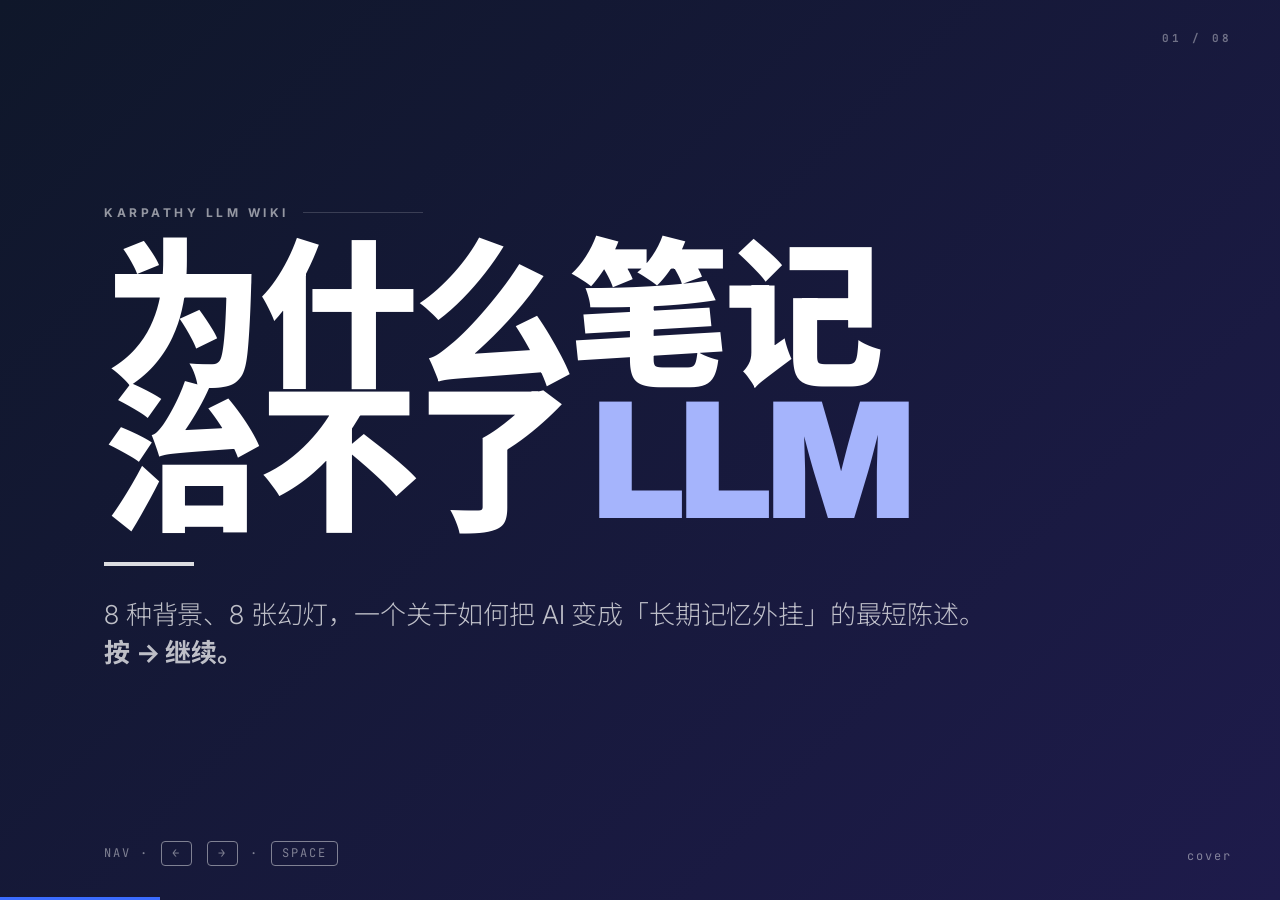
<file: .agents/skills/html-ppt/templates/full-decks/dir-key-nav-minimal/index.html>
<!DOCTYPE html>
<html lang="zh-CN">
<head>
<meta charset="UTF-8">
<meta name="viewport" content="width=device-width, initial-scale=1">
<title>Dir-Key Nav Minimal</title>
<link rel="stylesheet" href="../../../assets/fonts.css">
<link rel="stylesheet" href="../../../assets/base.css">
<link rel="stylesheet" href="style.css">
</head>
<body class="tpl-dir-key-nav-minimal">
<div class="deck">

  <!-- 1. COVER · indigo -->
  <section class="slide t-indigo is-active">
    <div class="dk-snum">01 / 08</div>
    <div style="margin:auto 0">
      <div class="dk-eyebrow">Karpathy LLM Wiki</div>
      <h1 class="dk-h0">为什么笔记<br>治不了 <span class="dk-accent">LLM</span></h1>
      <span class="dk-line"></span>
      <p class="dk-lede">8 种背景、8 张幻灯，一个关于如何把 AI 变成「长期记忆外挂」的最短陈述。<strong>按 → 继续。</strong></p>
    </div>
    <div class="dk-keyhint">nav · <kbd>←</kbd> <kbd>→</kbd> · <kbd>space</kbd></div>
    <div class="dk-page">cover</div>
  </section>

  <!-- 2. SECTION · cream -->
  <section class="slide t-cream">
    <div class="dk-snum">02 / 08</div>
    <div style="margin:auto 0">
      <div class="dk-eyebrow">Chapter 01</div>
      <h1 class="dk-h0">The <span class="dk-accent">Problem</span>.</h1>
      <span class="dk-line"></span>
      <p class="dk-lede">Token 上限是一个物理事实。你每次和 LLM 说话，它都是一个失忆症患者。</p>
    </div>
    <div class="dk-keyhint">chapter · 01 / 04</div>
    <div class="dk-page">section</div>
  </section>

  <!-- 3. CONTENT · crimson -->
  <section class="slide t-crimson">
    <div class="dk-snum">03 / 08</div>
    <div style="margin:auto 0">
      <div class="dk-eyebrow">Symptoms</div>
      <h2 class="dk-h1">四种你已经<br>受够的<br><span class="dk-accent">遗忘</span>。</h2>
      <ul class="dk-list">
        <li>昨天聊过的项目，今天重新解释一遍</li>
        <li>上下文窗口一到，它开始「编造记忆」</li>
        <li>不同 session 之间毫无关联，就像第一次见</li>
        <li>你的真正偏好从未被记住，每次都要 re-prompt</li>
      </ul>
    </div>
    <div class="dk-keyhint">content · list</div>
    <div class="dk-page">03</div>
  </section>

  <!-- 4. CONTENT · emerald -->
  <section class="slide t-emerald">
    <div class="dk-snum">04 / 08</div>
    <div style="margin:auto 0">
      <div class="dk-eyebrow">The Fix</div>
      <h2 class="dk-h1">答案不是<br><span class="dk-accent">更大</span> 的窗口。</h2>
      <p class="dk-lede" style="margin-top:10px">而是：把你的知识、偏好、历史都<strong>写进文件系统</strong>。<br>让 LLM 每次对话前，先去读那个系统。</p>
      <div class="dk-grid-2">
        <div class="dk-col"><h3>× 窗口 stuffing</h3><p>把所有东西塞 prompt，贵、慢、最终溢出。</p></div>
        <div class="dk-col"><h3>✓ 文件 + 检索</h3><p>按需加载，永远不溢出，结构化可 diff。</p></div>
      </div>
    </div>
    <div class="dk-keyhint">content · compare</div>
    <div class="dk-page">04</div>
  </section>

  <!-- 5. CODE · slate -->
  <section class="slide t-slate">
    <div class="dk-snum">05 / 08</div>
    <div style="margin:auto 0">
      <div class="dk-eyebrow">Minimal Setup</div>
      <h2 class="dk-h2"><span class="dk-accent">4 行</span> YAML<br>就能开始。</h2>
      <pre class="dk-code">memory:
  root: ~/.llm-wiki
  format: markdown
  retrieval: hybrid  # embedding + bm25</pre>
      <p class="dk-lede" style="margin-top:16px;font-size:20px">你现在拥有一个会随时间增长的 <strong>第二大脑</strong>。每次对话它都会被读、被更新。</p>
    </div>
    <div class="dk-keyhint">content · code</div>
    <div class="dk-page">05</div>
  </section>

  <!-- 6. CHART · violet — big number with bar -->
  <section class="slide t-violet">
    <div class="dk-snum">06 / 08</div>
    <div style="margin:auto 0">
      <div class="dk-eyebrow">30-day result</div>
      <div class="dk-big dk-accent">87%</div>
      <p class="dk-lede" style="margin-top:14px;font-size:26px">的 re-explain 被消除。平均每次对话节省 <strong>4.2 分钟</strong> 的 re-context。</p>
      <svg viewBox="0 0 900 80" style="width:100%;max-width:900px;margin-top:30px">
        <rect x="0" y="30" width="900" height="22" rx="11" fill="rgba(255,255,255,.12)"/>
        <rect x="0" y="30" width="783" height="22" rx="11" fill="#c4b5fd"/>
        <text x="792" y="47" font-family="JetBrains Mono" font-size="16" fill="#c4b5fd" font-weight="700">87%</text>
      </svg>
    </div>
    <div class="dk-keyhint">chart · big-num</div>
    <div class="dk-page">06</div>
  </section>

  <!-- 7. CTA · white -->
  <section class="slide t-white">
    <div class="dk-snum">07 / 08</div>
    <div style="margin:auto 0">
      <div class="dk-eyebrow">Start tonight</div>
      <h2 class="dk-h1">开始<br>你的 <span class="dk-accent">wiki</span>。</h2>
      <span class="dk-line"></span>
      <p class="dk-lede">不是装又一个插件。是决定：从今晚起，<strong>你的所有 AI 对话都要有一个共同的 vault</strong>。</p>
      <pre class="dk-code" style="font-size:18px">$ mkdir ~/llm-wiki && cd ~/llm-wiki
$ git init
$ echo "# my brain" > README.md</pre>
    </div>
    <div class="dk-keyhint">cta · three-commands</div>
    <div class="dk-page">07</div>
  </section>

  <!-- 8. THANKS · charcoal -->
  <section class="slide t-charcoal">
    <div class="dk-snum">08 / 08</div>
    <div style="margin:auto 0">
      <div class="dk-eyebrow">End · thanks for staying</div>
      <h1 class="dk-h0"><span class="dk-accent">謝謝</span>。</h1>
      <span class="dk-line"></span>
      <p class="dk-lede">Karpathy 的原始 thread + 我的 vault 结构都在 <strong>github.com/lewis/llm-wiki</strong>。欢迎按 ← 再看一遍。</p>
    </div>
    <div class="dk-keyhint">press <kbd>←</kbd> to rewind · <kbd>F</kbd> for fullscreen</div>
    <div class="dk-page">fin</div>
  </section>

</div>
<script src="../../../assets/runtime.js"></script>
</body>
</html>
</file>
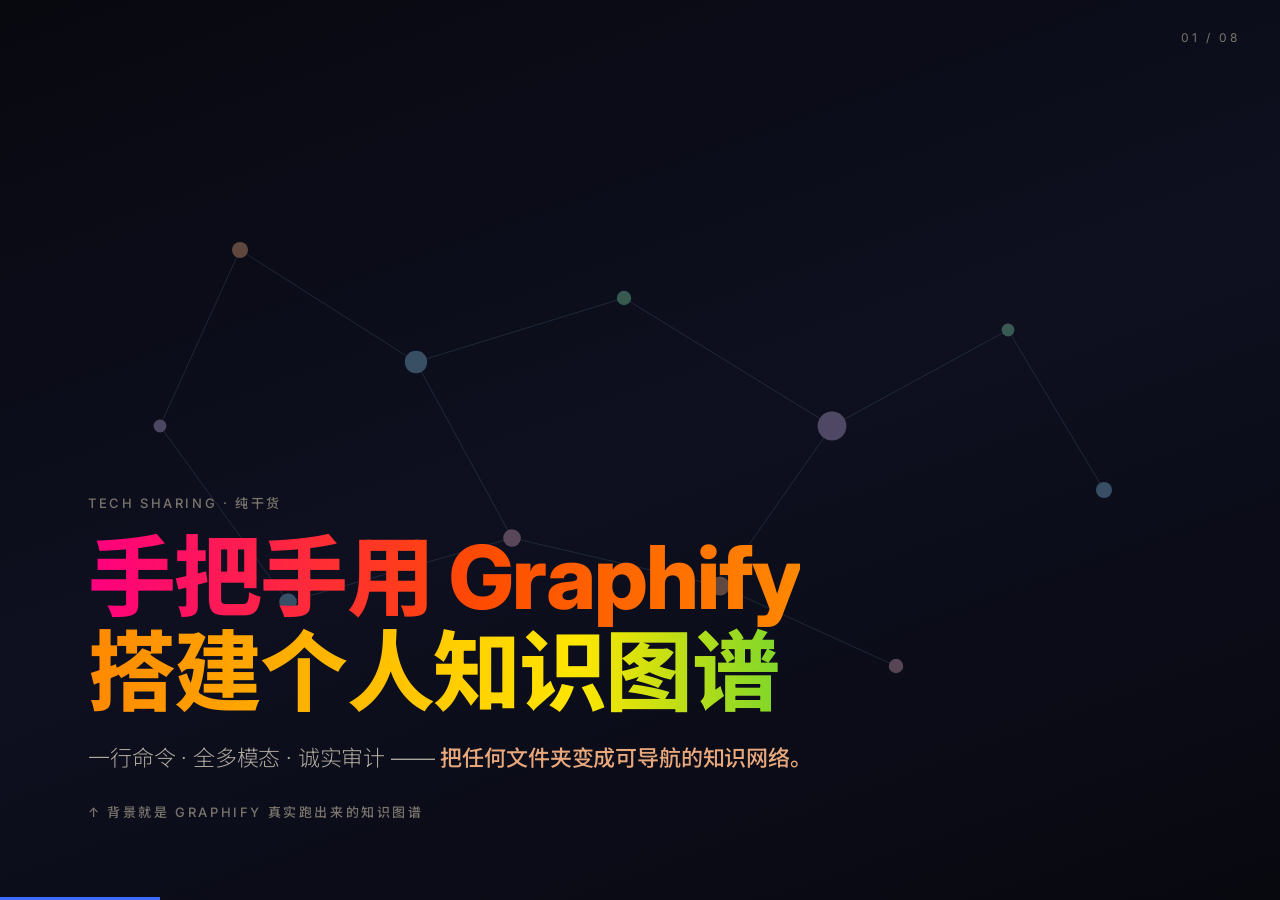
<file: .agents/skills/html-ppt/templates/full-decks/graphify-dark-graph/index.html>
<!DOCTYPE html>
<html lang="zh-CN">
<head>
<meta charset="UTF-8">
<meta name="viewport" content="width=device-width, initial-scale=1">
<title>Graphify Dark Graph</title>
<link rel="stylesheet" href="../../../assets/fonts.css">
<link rel="stylesheet" href="../../../assets/base.css">
<link rel="stylesheet" href="style.css">
</head>
<body class="tpl-graphify-dark-graph">
<div class="deck">

  <!-- 1. COVER -->
  <section class="slide is-active">
    <div class="gd-ambient"><div class="gd-orb gd-orb-1"></div><div class="gd-orb gd-orb-2"></div><div class="gd-orb gd-orb-3"></div></div>
    <!-- live force-directed graph bg -->
    <svg viewBox="0 0 1600 900" style="position:absolute;inset:0;width:100%;height:100%;opacity:.38;z-index:1" xmlns="http://www.w3.org/2000/svg">
      <g stroke="#7eb8da" stroke-width="1" stroke-opacity=".5" fill="none">
        <line x1="300" y1="200" x2="520" y2="340"/>
        <line x1="520" y1="340" x2="780" y2="260"/>
        <line x1="780" y1="260" x2="1040" y2="420"/>
        <line x1="520" y1="340" x2="640" y2="560"/>
        <line x1="640" y1="560" x2="900" y2="620"/>
        <line x1="900" y1="620" x2="1040" y2="420"/>
        <line x1="1040" y1="420" x2="1260" y2="300"/>
        <line x1="1260" y1="300" x2="1380" y2="500"/>
        <line x1="900" y1="620" x2="1120" y2="720"/>
        <line x1="300" y1="200" x2="200" y2="420"/>
        <line x1="200" y1="420" x2="360" y2="640"/>
        <line x1="360" y1="640" x2="640" y2="560"/>
      </g>
      <g>
        <circle cx="300" cy="200" r="10" fill="#e8a87c"/>
        <circle cx="520" cy="340" r="14" fill="#7eb8da"/>
        <circle cx="780" cy="260" r="9" fill="#7ed3a4"/>
        <circle cx="1040" cy="420" r="18" fill="#b8a4d6"/>
        <circle cx="640" cy="560" r="11" fill="#d4a0b9"/>
        <circle cx="900" cy="620" r="12" fill="#e8a87c"/>
        <circle cx="1260" cy="300" r="8" fill="#7ed3a4"/>
        <circle cx="1380" cy="500" r="10" fill="#7eb8da"/>
        <circle cx="1120" cy="720" r="9" fill="#d4a0b9"/>
        <circle cx="200" cy="420" r="8" fill="#b8a4d6"/>
        <circle cx="360" cy="640" r="11" fill="#7eb8da"/>
      </g>
    </svg>
    <div class="gd-snum">01 / 08</div>
    <div style="margin-top:auto">
      <p class="gd-eyebrow">Tech Sharing · 纯干货</p>
      <h1 class="gd-h1" style="font-size:88px"><span class="gd-rainbow">手把手用 Graphify<br>搭建个人知识图谱</span></h1>
      <p class="gd-lede" style="margin-top:20px">一行命令 · 全多模态 · 诚实审计 —— <span class="gd-accent">把任何文件夹变成可导航的知识网络。</span></p>
      <p class="gd-eyebrow" style="margin-top:26px">↑ 背景就是 Graphify 真实跑出来的知识图谱</p>
    </div>
  </section>

  <!-- 2. SECTION DIVIDER -->
  <section class="slide">
    <div class="gd-ambient"><div class="gd-orb gd-orb-1"></div><div class="gd-orb gd-orb-2"></div></div>
    <div class="gd-snum">02 / 08</div>
    <div style="margin:auto 0">
      <div class="gd-eyebrow">Part 01</div>
      <h1 class="gd-h1" style="font-size:120px">Why <span class="gd-grad">Graph</span>?</h1>
      <p class="gd-lede">folder → tree → graph，人类认知的下一步</p>
    </div>
  </section>

  <!-- 3. CONTENT — plugin grid -->
  <section class="slide">
    <div class="gd-ambient"><div class="gd-orb gd-orb-2"></div><div class="gd-orb gd-orb-3"></div></div>
    <div class="gd-snum">03 / 08</div>
    <p class="gd-eyebrow">Feature Map</p>
    <h2 class="gd-h2">一个工具，<span class="gd-grad">四件事</span></h2>
    <div class="gd-grid-4">
      <div class="gd-glass gd-glass-warm"><div style="font-size:30px">📂</div><h4 style="margin:10px 0 6px">Folder Ingest</h4><p class="gd-dim" style="font-size:13px;line-height:1.55">递归扫描任意路径，支持 md / pdf / 代码 / 图片</p></div>
      <div class="gd-glass gd-glass-blue"><div style="font-size:30px">🧠</div><h4 style="margin:10px 0 6px">Entity Extract</h4><p class="gd-dim" style="font-size:13px;line-height:1.55">用 LLM 抽概念、人物、事件、关系</p></div>
      <div class="gd-glass gd-glass-green"><div style="font-size:30px">🕸️</div><h4 style="margin:10px 0 6px">Force Graph</h4><p class="gd-dim" style="font-size:13px;line-height:1.55">D3 力导向，点击即跳转原文</p></div>
      <div class="gd-glass"><div style="font-size:30px">🔍</div><h4 style="margin:10px 0 6px">Audit Trail</h4><p class="gd-dim" style="font-size:13px;line-height:1.55">每条边都能追溯到 source span</p></div>
    </div>
    <div class="gd-glass gd-glass-warm" style="margin-top:24px"><p style="font-size:18px;line-height:1.6">它不是「又一个 RAG」—— 它是 <span class="gd-accent">把检索结果画出来，让你一眼就知道信息长什么样</span>。</p></div>
  </section>

  <!-- 4. CODE -->
  <section class="slide">
    <div class="gd-ambient"><div class="gd-orb gd-orb-1"></div></div>
    <div class="gd-snum">04 / 08</div>
    <p class="gd-eyebrow">One command</p>
    <h2 class="gd-h2">从 0 到图谱，<span class="gd-grad">大概 90 秒</span></h2>
    <p class="gd-cmd" style="margin:16px 0 22px">$ graphify ~/notes --out ./graph</p>
    <pre class="gd-codebox"><span class="cm"># graphify.config.yaml</span>
<span class="kw">ingest</span>:
  paths: [<span class="st">~/notes</span>, <span class="st">~/code/docs</span>]
  include: [<span class="st">"*.md"</span>, <span class="st">"*.pdf"</span>, <span class="st">"*.py"</span>]

<span class="kw">extract</span>:
  model: <span class="st">claude-opus-4-6</span>
  schema: [<span class="st">concept</span>, <span class="st">person</span>, <span class="st">event</span>, <span class="st">relation</span>]

<span class="kw">render</span>:
  engine: <span class="st">d3-force</span>
  audit: <span class="fn">true</span>     <span class="cm"># 每条边带 source span</span></pre>
  </section>

  <!-- 5. CHART — race diagram -->
  <section class="slide">
    <div class="gd-ambient"><div class="gd-orb gd-orb-3"></div></div>
    <div class="gd-snum">05 / 08</div>
    <p class="gd-eyebrow">Efficiency Race</p>
    <h2 class="gd-h2">没有知识库 vs 有知识库</h2>
    <div style="max-width:900px;margin-top:30px">
      <div style="display:flex;align-items:center;gap:16px;margin-bottom:20px">
        <div style="width:110px;text-align:right;font-weight:700;color:var(--gd-danger)">没有<br>知识库</div>
        <div style="flex:1;position:relative;height:70px;background:rgba(224,112,112,.06);border:1px solid rgba(224,112,112,.2);border-radius:16px">
          <div style="position:absolute;left:16px;top:50%;transform:translateY(-50%);font-size:32px">🛵</div>
          <div style="position:absolute;left:72px;top:50%;transform:translateY(-50%);color:var(--gd-danger);font-size:14px">反复喂信息…整理…又忘了…</div>
        </div>
      </div>
      <div style="display:flex;align-items:center;gap:16px">
        <div style="width:110px;text-align:right;font-weight:700;color:var(--gd-green)">有<br>知识库</div>
        <div style="flex:1;position:relative;height:70px;background:rgba(126,211,164,.06);border:1px solid rgba(126,211,164,.25);border-radius:16px">
          <div style="position:absolute;right:16px;top:50%;transform:translateY(-50%);font-size:32px">🏎️</div>
          <div style="position:absolute;right:72px;top:50%;transform:translateY(-50%);color:var(--gd-green);font-size:14px">AI 自己找 → 确认 → 干活!</div>
        </div>
      </div>
    </div>
    <div class="gd-grid-3" style="margin-top:36px">
      <div class="gd-glass gd-glass-warm"><div class="gd-big gd-grad">5×</div><p class="gd-dim" style="margin-top:6px">速度提升</p></div>
      <div class="gd-glass gd-glass-green"><div class="gd-big gd-grad">-80%</div><p class="gd-dim" style="margin-top:6px">重复喂信息</p></div>
      <div class="gd-glass gd-glass-blue"><div class="gd-big gd-grad">∞</div><p class="gd-dim" style="margin-top:6px">记忆持久化</p></div>
    </div>
  </section>

  <!-- 6. PIPELINE -->
  <section class="slide">
    <div class="gd-ambient"><div class="gd-orb gd-orb-2"></div></div>
    <div class="gd-snum">06 / 08</div>
    <p class="gd-eyebrow">Pipeline</p>
    <h2 class="gd-h2">端到端 <span class="gd-grad">4 步走</span></h2>
    <div style="display:flex;align-items:center;justify-content:center;gap:8px;margin-top:36px">
      <div class="gd-glass" style="flex:1;text-align:center"><div style="font-size:34px">📂</div><div style="font-weight:600;margin-top:8px">Scan</div><div class="gd-dim" style="font-size:13px">递归读文件</div></div>
      <div style="color:var(--gd-text3);font-size:24px">→</div>
      <div class="gd-glass gd-glass-blue" style="flex:1;text-align:center"><div style="font-size:34px">🔬</div><div style="font-weight:600;margin-top:8px">Extract</div><div class="gd-dim" style="font-size:13px">LLM 抽实体</div></div>
      <div style="color:var(--gd-text3);font-size:24px">→</div>
      <div class="gd-glass gd-glass-green" style="flex:1;text-align:center"><div style="font-size:34px">🕸️</div><div style="font-weight:600;margin-top:8px">Build</div><div class="gd-dim" style="font-size:13px">构图 + 去重</div></div>
      <div style="color:var(--gd-text3);font-size:24px">→</div>
      <div class="gd-glass gd-glass-warm" style="flex:1;text-align:center"><div style="font-size:34px">🎨</div><div style="font-weight:600;margin-top:8px">Render</div><div class="gd-dim" style="font-size:13px">D3 交互图</div></div>
    </div>
    <div class="gd-glass" style="margin-top:32px"><p style="font-size:16px;line-height:1.6;color:var(--gd-text2)">每一步都有 audit log：你永远知道某个节点为什么存在、它来自哪个文件的哪一行。</p></div>
  </section>

  <!-- 7. CTA -->
  <section class="slide">
    <div class="gd-ambient"><div class="gd-orb gd-orb-1"></div><div class="gd-orb gd-orb-3"></div></div>
    <div class="gd-snum">07 / 08</div>
    <p class="gd-eyebrow">Try it tonight</p>
    <h2 class="gd-h1" style="font-size:80px">Graphify <span class="gd-grad">your folders</span></h2>
    <p class="gd-cmd" style="margin-top:22px">$ npm i -g @lewis/graphify</p>
    <p class="gd-cmd" style="margin-top:10px;color:var(--gd-warm);text-shadow:0 0 30px rgba(232,168,124,.45)">$ graphify ~/obsidian-vault</p>
    <div style="margin-top:32px">
      <span class="gd-tag">#knowledge-graph</span>
      <span class="gd-tag">#open-source</span>
      <span class="gd-tag">#claude-agent</span>
      <span class="gd-tag">#obsidian</span>
      <span class="gd-tag">#d3-force</span>
    </div>
  </section>

  <!-- 8. THANKS -->
  <section class="slide">
    <div class="gd-ambient"><div class="gd-orb gd-orb-2"></div></div>
    <div class="gd-snum">08 / 08</div>
    <div style="margin:auto 0;text-align:center">
      <div class="gd-big gd-rainbow" style="font-size:180px">Thanks.</div>
      <p class="gd-lede" style="margin:28px auto 0">github.com/lewis/graphify · 欢迎 star / issue / PR</p>
    </div>
  </section>

</div>
<script src="../../../assets/runtime.js"></script>
</body>
</html>
</file>
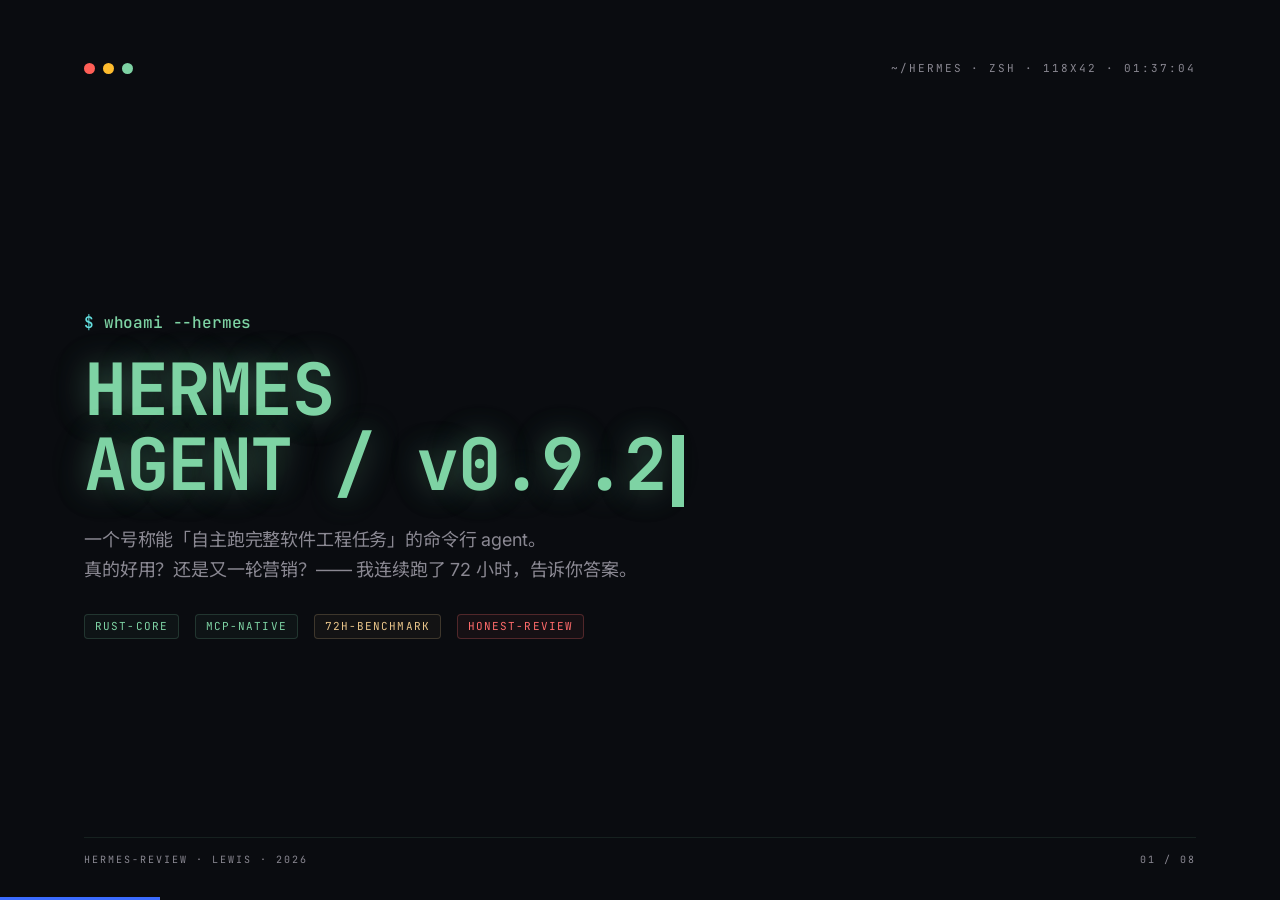
<file: .agents/skills/html-ppt/templates/full-decks/hermes-cyber-terminal/index.html>
<!DOCTYPE html>
<html lang="zh-CN">
<head>
<meta charset="UTF-8">
<meta name="viewport" content="width=device-width, initial-scale=1">
<title>Hermes Cyber Terminal</title>
<link rel="stylesheet" href="../../../assets/fonts.css">
<link rel="stylesheet" href="../../../assets/base.css">
<link rel="stylesheet" href="style.css">
</head>
<body class="tpl-hermes-cyber-terminal">
<div class="deck">

  <!-- 1. COVER -->
  <section class="slide is-active">
    <div class="hc-grid"></div>
    <div class="hc-vignette"></div>
    <div class="hc-scanlines"></div>
    <div class="hc-chrome"><div class="dots"><span></span><span></span><span></span></div><div>~/hermes · zsh · 118x42 · 01:37:04</div></div>
    <div style="margin:auto 0">
      <p class="hc-prompt">whoami --hermes</p>
      <h1 class="hc-h1">HERMES<br>AGENT / v0.9.2<span class="hc-cursor"></span></h1>
      <p class="hc-lede">一个号称能「自主跑完整软件工程任务」的命令行 agent。<br>真的好用？还是又一轮营销？—— 我连续跑了 72 小时，告诉你答案。</p>
      <div style="margin-top:26px">
        <span class="hc-tag">rust-core</span>
        <span class="hc-tag">mcp-native</span>
        <span class="hc-tag amber">72h-benchmark</span>
        <span class="hc-tag red">honest-review</span>
      </div>
    </div>
    <div class="hc-footer"><span>hermes-review · lewis · 2026</span><span>01 / 08</span></div>
  </section>

  <!-- 2. SECTION DIVIDER -->
  <section class="slide">
    <div class="hc-grid"></div>
    <div class="hc-scanlines"></div>
    <div class="hc-chrome"><div class="dots"><span></span><span></span><span></span></div><div>section · 01/04</div></div>
    <div style="margin:auto 0">
      <p class="hc-prompt">cat chapter_01.md</p>
      <h1 class="hc-h1" style="font-size:110px">// Setup</h1>
      <p class="hc-lede">从 <code style="color:var(--hc-amber)">brew install hermes</code> 到第一次 prompt —— 一共 4 分 22 秒。</p>
    </div>
    <div class="hc-footer"><span>section · setup</span><span>02 / 08</span></div>
  </section>

  <!-- 3. CONTENT — spec cards -->
  <section class="slide">
    <div class="hc-grid"></div>
    <div class="hc-scanlines"></div>
    <div class="hc-chrome"><div class="dots"><span></span><span></span><span></span></div><div>benchmark · cold-start</div></div>
    <h2 class="hc-h2">开箱数据</h2>
    <p class="hc-lede">cold start → first-successful-task 三次平均</p>
    <div class="hc-grid-3">
      <div class="hc-card"><div class="lbl">install time</div><div class="val">42s</div><div class="desc">单 binary，无 docker，无 python env。</div></div>
      <div class="hc-card"><div class="lbl">first token</div><div class="val">1.8s</div><div class="desc">接入 claude-opus-4-6，无预热。</div></div>
      <div class="hc-card"><div class="lbl">first PR merged</div><div class="val">4m22s</div><div class="desc">跑的是 fix-a-typo 级别的低难度任务。</div></div>
    </div>
    <div class="hc-grid-2">
      <div class="hc-card"><div class="lbl">// verdict +</div><div class="val" style="color:var(--hc-green);font-size:18px">冷启动是真的快</div><div class="desc">和 OpenClaw 的 docker + pip 流程比，快不止一个数量级。</div></div>
      <div class="hc-card"><div class="lbl">// verdict -</div><div class="val" style="color:var(--hc-red);font-size:18px">MCP 服务器配置不够友好</div><div class="desc">env 变量需要手动塞进 ~/.hermes/env，文档几乎没写。</div></div>
    </div>
    <div class="hc-footer"><span>data · verified 3 runs</span><span>03 / 08</span></div>
  </section>

  <!-- 4. CODE -->
  <section class="slide">
    <div class="hc-grid"></div>
    <div class="hc-scanlines"></div>
    <div class="hc-chrome"><div class="dots"><span></span><span></span><span></span></div><div>trace · hermes run</div></div>
    <p class="hc-prompt">hermes run "refactor auth module to use pkce"</p>
    <h3 class="hc-h3" style="margin-top:12px">↓ 真实 trace (节选)</h3>
    <pre class="hc-codebox" style="margin-top:10px"><span class="cm"># hermes v0.9.2 · session 42a1</span>
[<span class="fn">plan</span>]    <span class="st">"分析 src/auth/*.ts → 找 oauth flow → 抽成 pkce"</span>
[<span class="fn">read</span>]    src/auth/oauth.ts       <span class="cm">// 214 lines</span>
[<span class="fn">read</span>]    src/auth/token.ts       <span class="cm">// 88 lines</span>
[<span class="kw">think</span>]   <span class="st">"发现 implicit flow，改为 code+pkce，需新 state param"</span>
[<span class="fn">edit</span>]    src/auth/oauth.ts       <span class="hl">+43 -17</span>
[<span class="fn">edit</span>]    src/auth/token.ts       <span class="hl">+12 -4</span>
[<span class="fn">test</span>]    pnpm vitest auth        <span class="st">PASS 18/18</span>
[<span class="fn">commit</span>]  <span class="var">"feat(auth): migrate to oauth2 code+pkce"</span>
[<span class="fn">push</span>]    origin feat/pkce-auth   <span class="st">ok</span>

<span class="cm"># 总耗时 3m 14s · 14k tokens · $0.21</span></pre>
    <div class="hc-footer"><span>trace · live</span><span>04 / 08</span></div>
  </section>

  <!-- 5. CHART -->
  <section class="slide">
    <div class="hc-grid"></div>
    <div class="hc-scanlines"></div>
    <div class="hc-chrome"><div class="dots"><span></span><span></span><span></span></div><div>benchmark · hermes vs openclaw</div></div>
    <h2 class="hc-h2">72 小时对比</h2>
    <p class="hc-lede">同一组 48 个 GitHub issue，两个 agent 各跑一遍</p>
    <svg viewBox="0 0 1000 380" style="width:100%;max-width:1040px;margin-top:24px" xmlns="http://www.w3.org/2000/svg">
      <g font-family="JetBrains Mono, monospace" font-size="13" fill="#8a8892">
        <!-- axis -->
        <line x1="80" y1="40" x2="80" y2="320" stroke="rgba(126,211,164,.2)"/>
        <line x1="80" y1="320" x2="960" y2="320" stroke="rgba(126,211,164,.2)"/>
        <!-- y labels -->
        <text x="70" y="46" text-anchor="end">100%</text>
        <text x="70" y="116" text-anchor="end">75%</text>
        <text x="70" y="186" text-anchor="end">50%</text>
        <text x="70" y="256" text-anchor="end">25%</text>
        <text x="70" y="324" text-anchor="end">0</text>
        <!-- bars: hermes -->
        <g>
          <rect x="130" y="80"  width="80" height="240" fill="rgba(126,211,164,.15)" stroke="#7ed3a4" stroke-width="1.5"/>
          <text x="170" y="76" text-anchor="middle" fill="#7ed3a4" font-weight="700">82%</text>
          <text x="170" y="345" text-anchor="middle">resolved</text>
          <rect x="240" y="146" width="80" height="174" fill="rgba(126,211,164,.15)" stroke="#7ed3a4" stroke-width="1.5"/>
          <text x="280" y="142" text-anchor="middle" fill="#7ed3a4" font-weight="700">58%</text>
          <text x="280" y="345" text-anchor="middle">one-shot</text>
          <rect x="350" y="60"  width="80" height="260" fill="rgba(126,211,164,.15)" stroke="#7ed3a4" stroke-width="1.5"/>
          <text x="390" y="56" text-anchor="middle" fill="#7ed3a4" font-weight="700">89%</text>
          <text x="390" y="345" text-anchor="middle">test-pass</text>
          <rect x="460" y="110" width="80" height="210" fill="rgba(126,211,164,.15)" stroke="#7ed3a4" stroke-width="1.5"/>
          <text x="500" y="106" text-anchor="middle" fill="#7ed3a4" font-weight="700">71%</text>
          <text x="500" y="345" text-anchor="middle">pr-merged</text>
        </g>
        <!-- bars: openclaw -->
        <g>
          <rect x="570" y="150" width="80" height="170" fill="rgba(233,197,138,.12)" stroke="#e9c58a" stroke-width="1.5"/>
          <text x="610" y="146" text-anchor="middle" fill="#e9c58a" font-weight="700">60%</text>
          <text x="610" y="345" text-anchor="middle">resolved</text>
          <rect x="680" y="212" width="80" height="108" fill="rgba(233,197,138,.12)" stroke="#e9c58a" stroke-width="1.5"/>
          <text x="720" y="208" text-anchor="middle" fill="#e9c58a" font-weight="700">38%</text>
          <text x="720" y="345" text-anchor="middle">one-shot</text>
          <rect x="790" y="130" width="80" height="190" fill="rgba(233,197,138,.12)" stroke="#e9c58a" stroke-width="1.5"/>
          <text x="830" y="126" text-anchor="middle" fill="#e9c58a" font-weight="700">67%</text>
          <text x="830" y="345" text-anchor="middle">test-pass</text>
        </g>
        <!-- legend -->
        <g transform="translate(820,50)">
          <rect x="0" y="0" width="14" height="14" fill="rgba(126,211,164,.15)" stroke="#7ed3a4"/>
          <text x="22" y="12" fill="#7ed3a4">hermes 0.9.2</text>
          <rect x="0" y="22" width="14" height="14" fill="rgba(233,197,138,.12)" stroke="#e9c58a"/>
          <text x="22" y="34" fill="#e9c58a">openclaw 2.1</text>
        </g>
      </g>
    </svg>
    <div class="hc-footer"><span>benchmark · n=48</span><span>05 / 08</span></div>
  </section>

  <!-- 6. STATS -->
  <section class="slide">
    <div class="hc-grid"></div>
    <div class="hc-scanlines"></div>
    <div class="hc-chrome"><div class="dots"><span></span><span></span><span></span></div><div>tldr</div></div>
    <p class="hc-prompt">echo $VERDICT</p>
    <div class="hc-big">7.8<span style="font-size:60px;color:var(--hc-ink2)">/ 10</span></div>
    <p class="hc-lede" style="margin-top:14px">值得装，还不值得完全依赖。</p>
    <div class="hc-grid-2" style="margin-top:24px">
      <div class="hc-card"><div class="lbl">+ strong points</div><div class="desc">• rust 本体冷启快<br>• trace 可读性极强<br>• diff 审核友好，commit message 也写得合格</div></div>
      <div class="hc-card"><div class="lbl">- weak points</div><div class="desc">• plan 阶段偶尔跳步<br>• 超 50k LoC 仓库会 OOM<br>• MCP 配置需要手动塞 env</div></div>
    </div>
    <div class="hc-footer"><span>verdict · honest</span><span>06 / 08</span></div>
  </section>

  <!-- 7. CTA -->
  <section class="slide">
    <div class="hc-grid"></div>
    <div class="hc-scanlines"></div>
    <div class="hc-chrome"><div class="dots"><span></span><span></span><span></span></div><div>install</div></div>
    <h2 class="hc-h2">想自己跑一遍？</h2>
    <p class="hc-lede">三条命令，不到 5 分钟就能看见它干第一件事。</p>
    <pre class="hc-codebox" style="margin-top:22px"><span class="cm"># 1. install</span>
<span class="kw">$</span> brew install hermes-agent/tap/hermes

<span class="cm"># 2. auth (先准备好 anthropic api key)</span>
<span class="kw">$</span> hermes auth login

<span class="cm"># 3. first task</span>
<span class="kw">$</span> cd ~/your-repo && hermes run <span class="st">"add a CHANGELOG.md from git log"</span></pre>
    <div style="margin-top:26px">
      <span class="hc-tag">brew-ready</span>
      <span class="hc-tag">opus-4.6</span>
      <span class="hc-tag amber">needs-api-key</span>
    </div>
    <div class="hc-footer"><span>try-it-now</span><span>07 / 08</span></div>
  </section>

  <!-- 8. THANKS -->
  <section class="slide">
    <div class="hc-grid"></div>
    <div class="hc-scanlines"></div>
    <div class="hc-chrome"><div class="dots"><span></span><span></span><span></span></div><div>EOF</div></div>
    <div style="margin:auto 0">
      <p class="hc-prompt">exit 0</p>
      <h1 class="hc-h1" style="font-size:120px">// thanks<span class="hc-cursor"></span></h1>
      <p class="hc-lede">完整 trace、48 个任务的 PR 列表、benchmark 脚本都在 <span style="color:var(--hc-amber)">github.com/lewis/hermes-review</span></p>
    </div>
    <div class="hc-footer"><span>session closed</span><span>08 / 08</span></div>
  </section>

</div>
<script src="../../../assets/runtime.js"></script>
</body>
</html>
</file>
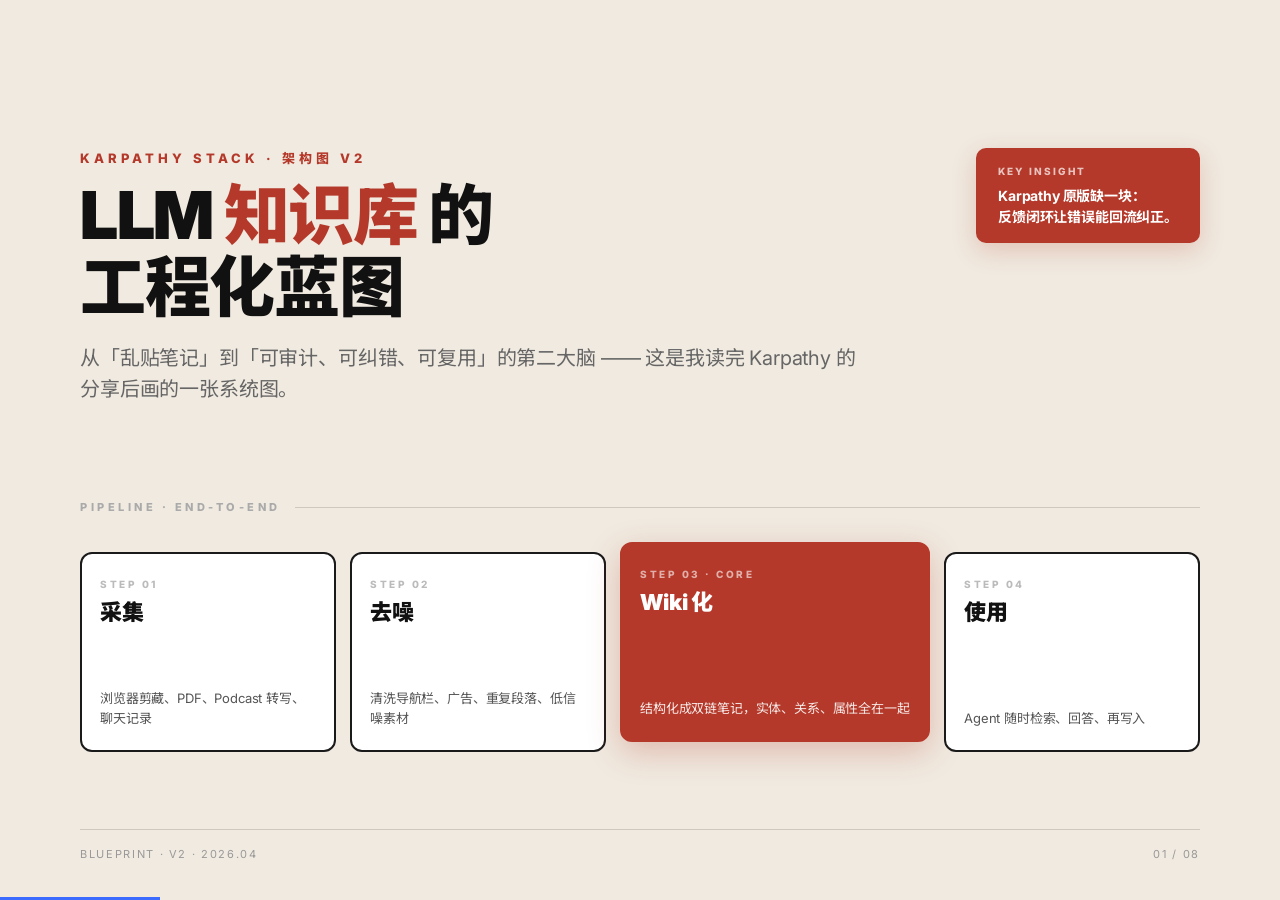
<file: .agents/skills/html-ppt/templates/full-decks/knowledge-arch-blueprint/index.html>
<!DOCTYPE html>
<html lang="zh-CN">
<head>
<meta charset="UTF-8">
<meta name="viewport" content="width=device-width, initial-scale=1">
<title>Knowledge Arch Blueprint</title>
<link rel="stylesheet" href="../../../assets/fonts.css">
<link rel="stylesheet" href="../../../assets/base.css">
<link rel="stylesheet" href="style.css">
</head>
<body class="tpl-knowledge-arch-blueprint">
<div class="deck">

  <!-- 1. COVER -->
  <section class="slide is-active">
    <div class="kb-grid-bg"></div>
    <div style="display:flex;justify-content:space-between;align-items:flex-start;gap:40px;margin-bottom:44px">
      <div>
        <div class="kb-kicker">Karpathy Stack · 架构图 v2</div>
        <h1 class="kb-h1">LLM <span class="rust">知识库</span> 的<br>工程化蓝图</h1>
        <p class="kb-sub">从「乱贴笔记」到「可审计、可纠错、可复用」的第二大脑 —— 这是我读完 Karpathy 的分享后画的一张系统图。</p>
      </div>
      <div class="kb-insight"><span class="kk">KEY INSIGHT</span>Karpathy 原版缺一块：<br>反馈闭环让错误能回流纠正。</div>
    </div>
    <div class="kb-section-label">Pipeline · End-to-end</div>
    <div class="kb-pipeline">
      <div class="kb-step"><div class="kb-step-num">STEP 01</div><div class="kb-step-title">采集</div><div class="kb-step-body">浏览器剪藏、PDF、Podcast 转写、聊天记录</div></div>
      <div class="kb-step"><div class="kb-step-num">STEP 02</div><div class="kb-step-title">去噪</div><div class="kb-step-body">清洗导航栏、广告、重复段落、低信噪素材</div></div>
      <div class="kb-step hero"><div class="kb-step-num">STEP 03 · CORE</div><div class="kb-step-title">Wiki 化</div><div class="kb-step-body">结构化成双链笔记，实体、关系、属性全在一起</div></div>
      <div class="kb-step"><div class="kb-step-num">STEP 04</div><div class="kb-step-title">使用</div><div class="kb-step-body">Agent 随时检索、回答、再写入</div></div>
    </div>
    <div class="kb-footer"><span>Blueprint · v2 · 2026.04</span><span>01 / 08</span></div>
  </section>

  <!-- 2. SECTION DIVIDER -->
  <section class="slide">
    <div class="kb-grid-bg"></div>
    <div style="margin:auto 0">
      <div class="kb-kicker">Chapter One</div>
      <h1 class="kb-h1" style="font-size:120px">为什么 <span class="rust">笔记</span><br>不够用了</h1>
      <p class="kb-sub" style="font-size:24px;margin-top:20px">当你的知识量超过记忆容量，<br>你需要的不是更多文件，而是一张<b>可导航的图</b>。</p>
    </div>
    <div class="kb-footer"><span>Section · Chapter 1</span><span>02 / 08</span></div>
  </section>

  <!-- 3. CONTENT 2-col -->
  <section class="slide">
    <div class="kb-grid-bg"></div>
    <div class="kb-kicker">Problem · Solution</div>
    <h1 class="kb-h1" style="font-size:48px">原版 vs <span class="rust">升级版</span></h1>
    <div class="kb-grid-2">
      <div class="kb-card">
        <div class="kb-kicker" style="color:#888">原版 Karpathy</div>
        <h4>一次性写入</h4>
        <p>采集 → 转写 → 存档，错了就错了。没有回路，没有修正机制，笔记越多越混乱。</p>
      </div>
      <div class="kb-card" style="background:var(--kb-rust-soft);border-color:var(--kb-rust)">
        <div class="kb-kicker">升级 v2</div>
        <h4>反馈闭环</h4>
        <p>AI 使用知识库时记录每次 miss / 幻觉 / 过期事实，自动回灌到源文件，让笔记会自我修正。</p>
      </div>
    </div>
    <div class="kb-legend">
      <div class="d"><span class="b"></span>普通节点</div>
      <div class="d"><span class="b rust"></span>核心节点 · 反馈回路入口</div>
      <div class="d">—— 数据流 &nbsp;&nbsp; ┈┈ 反馈回路</div>
    </div>
    <div class="kb-footer"><span>Content · Compare</span><span>03 / 08</span></div>
  </section>

  <!-- 4. CODE -->
  <section class="slide">
    <div class="kb-grid-bg"></div>
    <div class="kb-kicker">Implementation · Skill Manifest</div>
    <h1 class="kb-h1" style="font-size:48px">反馈回路 <span class="rust">怎么实现</span></h1>
    <p class="kb-sub">一个 100 行的 Agent Skill，把「AI 用得顺不顺」回写成 vault 的一条条修订记录。</p>
    <pre class="kb-codebox"><span class="cm"># skills/wiki-feedback/SKILL.md</span>
<span class="kw">name</span>: wiki-feedback
<span class="kw">trigger</span>: <span class="st">"after every retrieval"</span>

<span class="kw">on_hit</span>:     record(<span class="st">query, path, used=true</span>)
<span class="kw">on_miss</span>:    record(<span class="st">query, reason=</span><span class="hl">"not-in-vault"</span>)
<span class="kw">on_wrong</span>:   record(<span class="st">query, correction, path</span>)

<span class="kw">nightly</span>:
  - <span class="st">aggregate misses → suggest new notes</span>
  - <span class="st">aggregate wrongs → diff-patch old notes</span>
  - <span class="st">commit to git, open PR for human review</span></pre>
    <div class="kb-footer"><span>Content · Code</span><span>04 / 08</span></div>
  </section>

  <!-- 5. DIAGRAM - SVG feedback loop -->
  <section class="slide">
    <div class="kb-grid-bg"></div>
    <div class="kb-kicker">System Diagram</div>
    <h1 class="kb-h1" style="font-size:44px">反馈回路全貌</h1>
    <svg viewBox="0 0 1200 520" style="width:100%;max-width:1200px;margin-top:20px" xmlns="http://www.w3.org/2000/svg">
      <defs>
        <marker id="arrow" viewBox="0 0 10 10" refX="9" refY="5" markerWidth="7" markerHeight="7" orient="auto">
          <path d="M0,0 L10,5 L0,10 z" fill="#1a1a1a"/>
        </marker>
        <marker id="arrow-r" viewBox="0 0 10 10" refX="9" refY="5" markerWidth="7" markerHeight="7" orient="auto">
          <path d="M0,0 L10,5 L0,10 z" fill="#B5392A"/>
        </marker>
      </defs>
      <g font-family="Inter, sans-serif" font-size="16" font-weight="700">
        <!-- boxes -->
        <rect x="40" y="180" width="200" height="120" rx="10" fill="#fff" stroke="#1a1a1a" stroke-width="2"/>
        <text x="140" y="220" text-anchor="middle">Sources</text>
        <text x="140" y="250" text-anchor="middle" font-size="12" font-weight="400" fill="#666">web · pdf · chat</text>

        <rect x="300" y="180" width="200" height="120" rx="10" fill="#fff" stroke="#1a1a1a" stroke-width="2"/>
        <text x="400" y="220" text-anchor="middle">Clean + Split</text>
        <text x="400" y="250" text-anchor="middle" font-size="12" font-weight="400" fill="#666">defuddle / chunker</text>

        <rect x="560" y="160" width="220" height="160" rx="10" fill="#B5392A" stroke="#B5392A" stroke-width="2"/>
        <text x="670" y="210" text-anchor="middle" fill="#fff" font-size="20">Vault (Wiki)</text>
        <text x="670" y="240" text-anchor="middle" font-size="12" font-weight="400" fill="rgba(255,255,255,.8)">markdown · links</text>
        <text x="670" y="262" text-anchor="middle" font-size="12" font-weight="400" fill="rgba(255,255,255,.8)">bases · canvas</text>

        <rect x="840" y="180" width="200" height="120" rx="10" fill="#fff" stroke="#1a1a1a" stroke-width="2"/>
        <text x="940" y="220" text-anchor="middle">Agent Use</text>
        <text x="940" y="250" text-anchor="middle" font-size="12" font-weight="400" fill="#666">retrieve / answer</text>

        <!-- forward arrows -->
        <line x1="245" y1="240" x2="295" y2="240" stroke="#1a1a1a" stroke-width="2" marker-end="url(#arrow)"/>
        <line x1="505" y1="240" x2="555" y2="240" stroke="#1a1a1a" stroke-width="2" marker-end="url(#arrow)"/>
        <line x1="785" y1="240" x2="835" y2="240" stroke="#1a1a1a" stroke-width="2" marker-end="url(#arrow)"/>

        <!-- feedback dashed -->
        <path d="M 940 180 Q 940 80, 670 80 Q 400 80, 400 180" fill="none" stroke="#B5392A" stroke-width="2" stroke-dasharray="6 6" marker-end="url(#arrow-r)"/>
        <rect x="580" y="58" width="180" height="30" rx="6" fill="#F0EAE0" stroke="#B5392A" stroke-width="1"/>
        <text x="670" y="78" text-anchor="middle" fill="#B5392A" font-size="12">FEEDBACK · wrong / miss</text>

        <!-- bottom feedback to sources -->
        <path d="M 940 300 Q 940 420, 670 420 Q 140 420, 140 300" fill="none" stroke="#B5392A" stroke-width="2" stroke-dasharray="6 6" marker-end="url(#arrow-r)"/>
        <rect x="560" y="400" width="220" height="30" rx="6" fill="#F0EAE0" stroke="#B5392A" stroke-width="1"/>
        <text x="670" y="420" text-anchor="middle" fill="#B5392A" font-size="12">NIGHTLY · suggest new sources</text>
      </g>
    </svg>
    <div class="kb-footer"><span>Diagram · Feedback Loop</span><span>05 / 08</span></div>
  </section>

  <!-- 6. STATS -->
  <section class="slide">
    <div class="kb-grid-bg"></div>
    <div class="kb-kicker">After 6 Months</div>
    <h1 class="kb-h1" style="font-size:44px">升级版 <span class="rust">跑了半年</span> 的数据</h1>
    <div style="display:grid;grid-template-columns:1.3fr 1fr 1fr;gap:24px;margin-top:28px;align-items:center">
      <div style="text-align:center"><div class="kb-big-num">13</div><p style="font-size:14px;color:#666;margin-top:6px;letter-spacing:.1em;text-transform:uppercase">关键优化项 · 全部落地</p></div>
      <div class="kb-card"><h4 style="color:var(--kb-rust)">-62%</h4><p>幻觉率（相比无反馈回路版本）</p></div>
      <div class="kb-card"><h4 style="color:var(--kb-rust)">+4.1×</h4><p>单次检索命中率</p></div>
    </div>
    <div class="kb-grid-2" style="margin-top:18px">
      <div class="kb-card"><h4>自动修订 227 条</h4><p>其中 189 条被人工批准合并，38 条被拒绝（数据已归档）。</p></div>
      <div class="kb-card"><h4>新增笔记 412 篇</h4><p>从 miss 日志聚类而来，每篇都有来源追溯。</p></div>
    </div>
    <div class="kb-footer"><span>Content · Stats</span><span>06 / 08</span></div>
  </section>

  <!-- 7. CTA -->
  <section class="slide">
    <div class="kb-grid-bg"></div>
    <div class="kb-kicker">Next Step</div>
    <h1 class="kb-h1" style="font-size:60px">开始你的 <span class="rust">Wiki v2</span></h1>
    <p class="kb-sub">不用重写所有笔记。先接一条回路，让 AI 的每次使用都在「改好」你的 vault。</p>
    <div class="kb-pipeline">
      <div class="kb-step"><div class="kb-step-num">TONIGHT</div><div class="kb-step-title">装 Skill</div><div class="kb-step-body">pnpm i -g @lewis/wiki-feedback</div></div>
      <div class="kb-step"><div class="kb-step-num">DAY 2</div><div class="kb-step-title">跑 7 天</div><div class="kb-step-body">观察 miss log 自动累积</div></div>
      <div class="kb-step hero"><div class="kb-step-num">DAY 8 · CORE</div><div class="kb-step-title">第一次审 PR</div><div class="kb-step-body">花 15 分钟 review 自动生成的修订</div></div>
      <div class="kb-step"><div class="kb-step-num">MONTH 1</div><div class="kb-step-title">开始信它</div><div class="kb-step-body">你的 vault 会变成活的</div></div>
    </div>
    <div class="kb-footer"><span>CTA</span><span>07 / 08</span></div>
  </section>

  <!-- 8. THANKS -->
  <section class="slide">
    <div class="kb-grid-bg"></div>
    <div style="margin:auto 0;text-align:center">
      <div class="kb-kicker">END · blueprint v2</div>
      <h1 class="kb-h1" style="font-size:140px;margin-top:24px">谢谢 <span class="rust">·</span> thanks</h1>
      <p class="kb-sub" style="margin:0 auto;font-size:22px">图纸、Skill、笔记模板都在 <b>github.com/lewis/karpathy-wiki-v2</b></p>
    </div>
    <div class="kb-footer"><span>End of deck</span><span>08 / 08</span></div>
  </section>

</div>
<script src="../../../assets/runtime.js"></script>
</body>
</html>
</file>
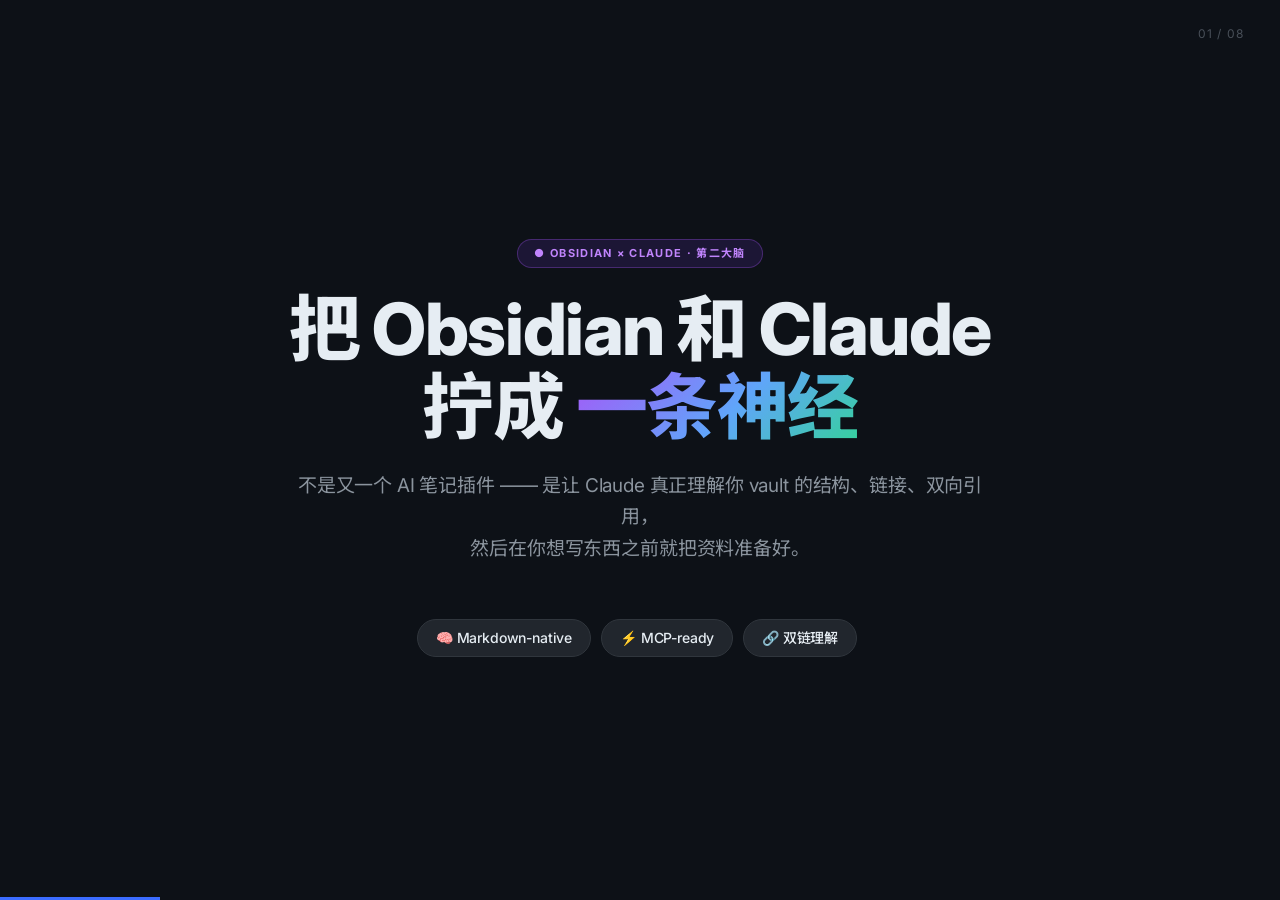
<file: .agents/skills/html-ppt/templates/full-decks/obsidian-claude-gradient/index.html>
<!DOCTYPE html>
<html lang="zh-CN">
<head>
<meta charset="UTF-8">
<meta name="viewport" content="width=device-width, initial-scale=1">
<title>Obsidian × Claude Gradient</title>
<link rel="stylesheet" href="../../../assets/fonts.css">
<link rel="stylesheet" href="../../../assets/base.css">
<link rel="stylesheet" href="style.css">
</head>
<body class="tpl-obsidian-claude-gradient">
<div class="deck">

  <!-- 1. COVER -->
  <section class="slide is-active">
    <div class="oc-cbg"></div>
    <div class="oc-cgrid"></div>
    <div class="oc-snum">01 / 08</div>
    <div class="oc-tag">● OBSIDIAN × CLAUDE · 第二大脑</div>
    <h1 class="oc-h1">把 Obsidian 和 Claude<br>拧成 <span class="oc-g">一条神经</span></h1>
    <p class="oc-sub">不是又一个 AI 笔记插件 —— 是让 Claude 真正理解你 vault 的结构、链接、双向引用，<br>然后在你想写东西之前就把资料准备好。</p>
    <div style="margin-top:32px">
      <span class="oc-pill">🧠 Markdown-native</span>
      <span class="oc-pill">⚡ MCP-ready</span>
      <span class="oc-pill">🔗 双链理解</span>
    </div>
  </section>

  <!-- 2. SECTION -->
  <section class="slide">
    <div class="oc-cbg"></div>
    <div class="oc-cgrid"></div>
    <div class="oc-snum">02 / 08</div>
    <div class="oc-tag">● CHAPTER 01</div>
    <h1 class="oc-h1" style="font-size:110px">Why <span class="oc-g">not</span> Notion?</h1>
    <p class="oc-sub">当你的知识多到会互相引用时，<br>「文件夹」就不够了，「数据库」也不是答案。</p>
  </section>

  <!-- 3. CONTENT — compare cards -->
  <section class="slide">
    <div class="oc-cbg"></div>
    <div class="oc-cgrid"></div>
    <div class="oc-snum">03 / 08</div>
    <div class="oc-tag">● COMPARE</div>
    <h2 class="oc-h2">Notion vs <span class="oc-g">Obsidian</span> · 对 AI 友好度</h2>
    <div class="oc-grid-2">
      <div class="oc-card">
        <span class="oc-badge oc-bb">NOTION</span>
        <h4 style="font-size:20px;margin-bottom:10px">数据库原生</h4>
        <p style="color:var(--oc-dim);font-size:14px;line-height:1.65">适合结构化任务、团队协作，但是——<br>• AI 要走 API，拿不到实时全文<br>• 嵌套块结构复杂，token 成本高<br>• 本地化差，没法当长期记忆</p>
      </div>
      <div class="oc-card" style="border-color:rgba(168,85,247,.35);background:rgba(124,58,237,.05)">
        <span class="oc-badge oc-bp">OBSIDIAN</span>
        <h4 style="font-size:20px;margin-bottom:10px">纯 Markdown + 双链</h4>
        <p style="color:var(--oc-dim);font-size:14px;line-height:1.65">对 AI 天生友好 ——<br>• 所有东西就是文件，Claude 直接读<br>• 双链 = 天然 graph，抽实体几乎零成本<br>• 离线、可 git、可 diff、可回滚</p>
      </div>
    </div>
    <div class="oc-hl" style="margin-top:26px">💡 <b>关键洞察：</b>AI 不需要「更聪明的数据库」，它需要「能被它自己读懂的文件系统」。</div>
  </section>

  <!-- 4. STEPS -->
  <section class="slide">
    <div class="oc-cbg"></div>
    <div class="oc-cgrid"></div>
    <div class="oc-snum">04 / 08</div>
    <div class="oc-tag">● SETUP · 4 STEPS</div>
    <h2 class="oc-h2">从 0 到第一次「AI 写笔记」</h2>
    <div class="oc-steps">
      <div class="oc-step"><div class="oc-sn">1</div><div class="oc-sc"><h4>装 Obsidian + 开 Local REST API 插件</h4><p>社区插件，一个勾就开。它让外部进程能 read/write 你的 vault。</p></div></div>
      <div class="oc-step"><div class="oc-sn">2</div><div class="oc-sc"><h4>接 Claude Desktop + obsidian-mcp server</h4><p>MCP 一个配置文件就能接，token 填 vault 的 api key。</p></div></div>
      <div class="oc-step"><div class="oc-sn">3</div><div class="oc-sc"><h4>装 5 个 obsidian-skills</h4><p>markdown / bases / canvas / cli / defuddle —— 让 Claude 知道怎么正确使用 Obsidian。</p></div></div>
      <div class="oc-step"><div class="oc-sn">4</div><div class="oc-sc"><h4>让 Claude 自己整理一次</h4><p>「帮我把最近 10 篇笔记里的重复概念合并，生成一张新的 MOC」—— 90 秒出结果。</p></div></div>
    </div>
  </section>

  <!-- 5. CODE -->
  <section class="slide">
    <div class="oc-cbg"></div>
    <div class="oc-cgrid"></div>
    <div class="oc-snum">05 / 08</div>
    <div class="oc-tag">● MCP CONFIG</div>
    <h2 class="oc-h2">claude_desktop_config.json</h2>
    <pre class="oc-code"><span class="cm">// ~/Library/Application Support/Claude/claude_desktop_config.json</span>
{
  <span class="cc">"mcpServers"</span>: {
    <span class="cc">"obsidian"</span>: {
      <span class="cc">"command"</span>: <span class="cs">"npx"</span>,
      <span class="cc">"args"</span>: [<span class="cs">"-y"</span>, <span class="cs">"@modelcontextprotocol/server-obsidian"</span>],
      <span class="cc">"env"</span>: {
        <span class="cc">"OBSIDIAN_API_KEY"</span>: <span class="cs">"xxxxxxxxxxxxxxxx"</span>,
        <span class="cc">"OBSIDIAN_HOST"</span>: <span class="cs">"http://127.0.0.1:27123"</span>
      }
    }
  }
}</pre>
    <p class="oc-sub" style="margin-top:18px">重启 Claude Desktop，输入 <b style="color:var(--oc-accent3)">/mcp</b>，你会看到 obsidian 已连。</p>
  </section>

  <!-- 6. STATS -->
  <section class="slide">
    <div class="oc-cbg"></div>
    <div class="oc-cgrid"></div>
    <div class="oc-snum">06 / 08</div>
    <div class="oc-tag">● 3 MONTHS IN</div>
    <h2 class="oc-h2">跑了 90 天，我的 <span class="oc-g">vault 数据</span></h2>
    <div class="oc-grid-3" style="margin-top:28px">
      <div class="oc-card" style="text-align:center"><div class="oc-big oc-g" style="font-size:80px">1,842</div><p style="color:var(--oc-dim);margin-top:8px;font-size:13px">notes in vault</p></div>
      <div class="oc-card" style="text-align:center"><div class="oc-big oc-g" style="font-size:80px">6.3k</div><p style="color:var(--oc-dim);margin-top:8px;font-size:13px">backlinks (由 AI 自动补)</p></div>
      <div class="oc-card" style="text-align:center"><div class="oc-big oc-g" style="font-size:80px">-74%</div><p style="color:var(--oc-dim);margin-top:8px;font-size:13px">找资料平均耗时</p></div>
    </div>
    <div class="oc-hl" style="margin-top:26px">最大收益不是「AI 帮我写」，而是「AI 帮我把旧笔记重新连起来」—— 每周 30 分钟，vault 就会主动生长。</div>
  </section>

  <!-- 7. QUOTE / CTA -->
  <section class="slide">
    <div class="oc-cbg"></div>
    <div class="oc-cgrid"></div>
    <div class="oc-snum">07 / 08</div>
    <div class="oc-tag">● CTA · 今晚可以做</div>
    <div class="oc-quote">
      <blockquote>不要再找「AI 笔记应用」了。<br>你要的是一个 <span class="oc-g">文件夹 + 一条神经</span>。</blockquote>
      <div class="attr">— 我自己，用了 90 天后</div>
    </div>
    <div style="margin-top:36px">
      <span class="oc-pill">⬇ obsidian.md</span>
      <span class="oc-pill">⬇ Claude Desktop</span>
      <span class="oc-pill">⬇ obsidian-mcp</span>
      <span class="oc-pill">⬇ obsidian-skills × 5</span>
    </div>
  </section>

  <!-- 8. THANKS -->
  <section class="slide">
    <div class="oc-cbg"></div>
    <div class="oc-cgrid"></div>
    <div class="oc-snum">08 / 08</div>
    <div class="oc-big oc-g">Thanks.</div>
    <p class="oc-sub" style="margin-top:26px">配置模板、skill manifest、我的 vault 结构图都在 <b style="color:var(--oc-accent3)">github.com/lewis/obsidian-claude</b></p>
  </section>

</div>
<script src="../../../assets/runtime.js"></script>
</body>
</html>
</file>
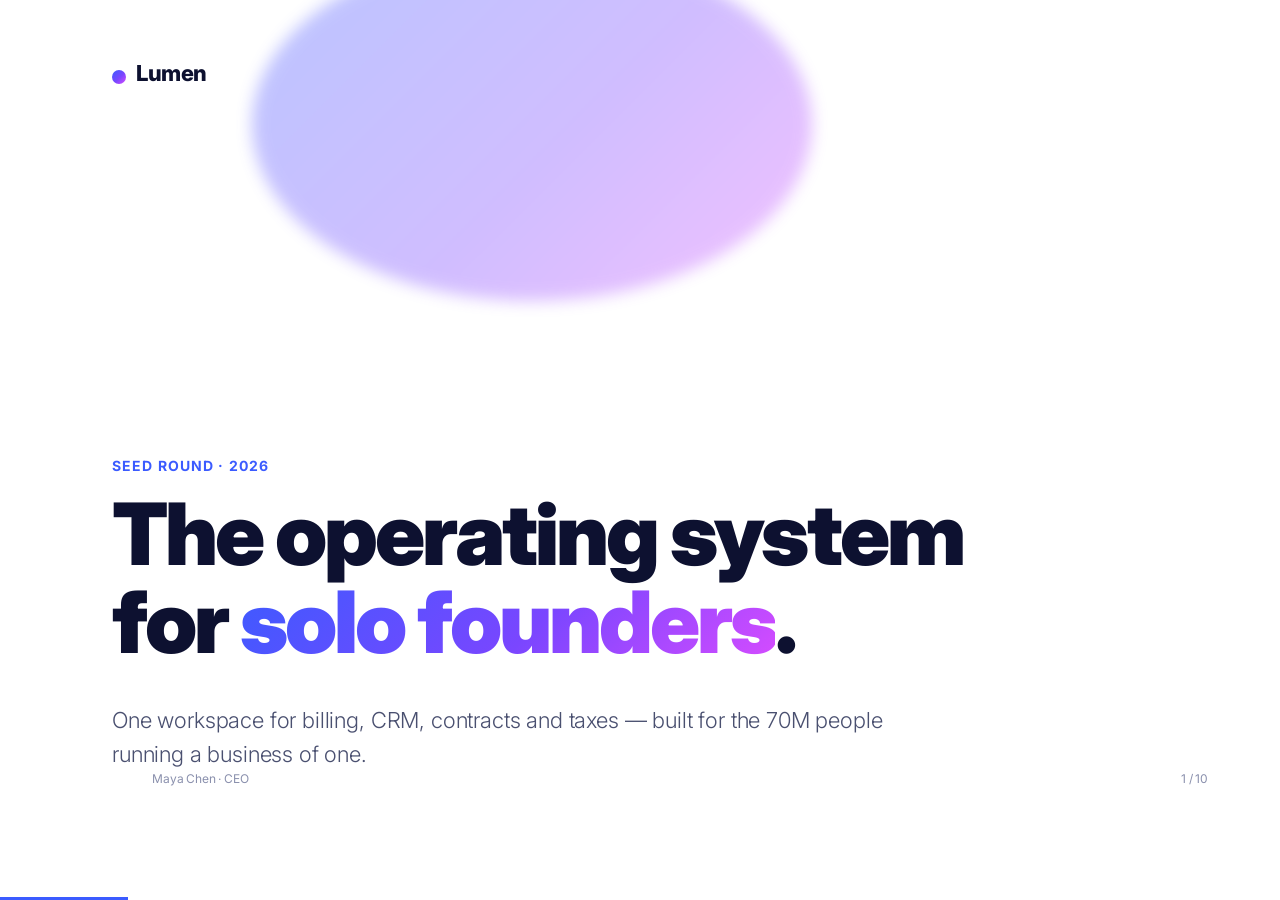
<file: .agents/skills/html-ppt/templates/full-decks/pitch-deck/index.html>
<!DOCTYPE html>
<html lang="en">
<head>
<meta charset="utf-8"><meta name="viewport" content="width=device-width,initial-scale=1">
<title>Lumen · Pitch Deck</title>
<link rel="stylesheet" href="../../../assets/fonts.css">
<link rel="stylesheet" href="../../../assets/base.css">
<link rel="stylesheet" href="../../../assets/animations/animations.css">
<link rel="stylesheet" href="style.css">
</head>
<body class="tpl-pitch-deck">
<div class="deck">

  <!-- 1. Cover -->
  <section class="slide" data-title="Cover">
    <div class="cover-bg"></div>
    <div class="cover-blob"></div>
    <div style="position:absolute;top:56px;left:112px"><span class="brand-dot"></span><span class="brand">Lumen</span></div>
    <p class="kicker">Seed round · 2026</p>
    <h1 class="h1 anim-fade-up" data-anim="fade-up">The operating system<br>for <span class="gradient-text">solo founders</span>.</h1>
    <p class="lede mt-m">One workspace for billing, CRM, contracts and taxes — built for the 70M people running a business of one.</p>
    <div class="deck-footer"><span>Maya Chen · CEO</span><span class="slide-number" data-current="1" data-total="10"></span></div>
  </section>

  <!-- 2. Problem -->
  <section class="slide" data-title="Problem">
    <span class="section-num">01</span>
    <p class="num-tag">PROBLEM</p>
    <h2 class="h2 mt-s">Solo founders duct-tape<br>7+ tools to stay alive.</h2>
    <div class="grid g3 mt-l">
      <div class="card"><h4>Fragmentation</h4><p class="dim">Stripe, QuickBooks, HubSpot, DocuSign, Notion, Gusto, a spreadsheet. Nothing talks.</p></div>
      <div class="card"><h4>$480/mo wasted</h4><p class="dim">Average solo founder pays for 9 SaaS seats they only half-use.</p></div>
      <div class="card"><h4>14 hrs / week lost</h4><p class="dim">Copy-pasting between tools instead of selling.</p></div>
    </div>
  </section>

  <!-- 3. Solution -->
  <section class="slide" data-title="Solution">
    <span class="section-num">02</span>
    <p class="num-tag">SOLUTION</p>
    <h2 class="h2 mt-s">Lumen is <span class="gradient-text">one spine</span><br>for the business of one.</h2>
    <p class="lede mt-m">Invoice a client → the payment lands → the tax is reserved → the contract is filed → your dashboard updates. In one app. Without plumbing.</p>
    <div class="row mt-l">
      <span class="pill pill-accent">Billing</span>
      <span class="pill pill-accent">CRM</span>
      <span class="pill pill-accent">Contracts</span>
      <span class="pill pill-accent">Taxes</span>
      <span class="pill pill-accent">Banking</span>
    </div>
  </section>

  <!-- 4. Product -->
  <section class="slide" data-title="Product">
    <span class="section-num">03</span>
    <p class="num-tag">PRODUCT</p>
    <h2 class="h2 mt-s">Built around "jobs to be done".</h2>
    <div class="grid g2 mt-l">
      <div class="card card-hover"><h4>Get paid</h4><p class="dim">Invoices, subscriptions and Stripe/Wise payouts with a single click. ACH, card, wire, crypto.</p></div>
      <div class="card card-hover"><h4>Stay legal</h4><p class="dim">E-sign contracts from templates. Auto-file 1099s and quarterly estimates.</p></div>
      <div class="card card-hover"><h4>Sell smarter</h4><p class="dim">Lead inbox, pipeline, email sequences. No separate CRM.</p></div>
      <div class="card card-hover"><h4>See the business</h4><p class="dim">Live P&amp;L, runway, top customers, churn. One dashboard, zero spreadsheets.</p></div>
    </div>
  </section>

  <!-- 5. Market -->
  <section class="slide" data-title="Market">
    <span class="section-num">04</span>
    <p class="num-tag">MARKET</p>
    <h2 class="h2 mt-s">A very big small business.</h2>
    <div class="grid g3 mt-l">
      <div class="metric"><div class="n">73M</div><div class="l">solo businesses in the US + EU</div></div>
      <div class="metric"><div class="n">$186B</div><div class="l">TAM · horizontal SaaS spend</div></div>
      <div class="metric"><div class="n">9.4%</div><div class="l">CAGR through 2030</div></div>
    </div>
    <p class="lede mt-l">Creators, consultants, indie devs, coaches, freelancers — the fastest-growing segment of the workforce, and the most under-served by tooling.</p>
  </section>

  <!-- 6. Business model -->
  <section class="slide" data-title="Business Model">
    <span class="section-num">05</span>
    <p class="num-tag">BUSINESS MODEL</p>
    <h2 class="h2 mt-s">Flat SaaS + payment rake.</h2>
    <div class="grid g3 mt-l">
      <div class="card"><h4>Starter</h4><div class="metric mt-s"><div class="n" style="font-size:56px">$29</div><div class="l">/ month · core billing + CRM</div></div></div>
      <div class="card card-accent"><h4>Pro</h4><div class="metric mt-s"><div class="n" style="font-size:56px">$79</div><div class="l">/ month · contracts, taxes, banking</div></div></div>
      <div class="card"><h4>+ Payments</h4><div class="metric mt-s"><div class="n" style="font-size:56px">0.4%</div><div class="l">interchange rake on processed volume</div></div></div>
    </div>
    <p class="dim mt-l">Blended LTV $1,920 · CAC payback 5 months at current funnel.</p>
  </section>

  <!-- 7. Traction -->
  <section class="slide" data-title="Traction">
    <span class="section-num">06</span>
    <p class="num-tag">TRACTION</p>
    <h2 class="h2 mt-s">6 months, growing 38% MoM.</h2>
    <div class="traction-bar mt-l">
      <div class="bar" style="height:18%"><em>$6k</em><span>Oct</span></div>
      <div class="bar" style="height:30%"><em>$11k</em><span>Nov</span></div>
      <div class="bar" style="height:44%"><em>$17k</em><span>Dec</span></div>
      <div class="bar" style="height:62%"><em>$26k</em><span>Jan</span></div>
      <div class="bar" style="height:82%"><em>$38k</em><span>Feb</span></div>
      <div class="bar" style="height:100%"><em>$54k</em><span>Mar</span></div>
    </div>
    <p class="dim mt-l" style="margin-top:48px">2,140 paying customers · NPS 72 · Net retention 118%</p>
  </section>

  <!-- 8. Team -->
  <section class="slide" data-title="Team">
    <span class="section-num">07</span>
    <p class="num-tag">TEAM</p>
    <h2 class="h2 mt-s">Shipped at scale before.</h2>
    <div class="grid g3 mt-l">
      <div class="card team-card"><div class="avatar">MC</div><h4>Maya Chen</h4><p class="dim">CEO · ex-Stripe billing lead. 8 yrs in payments.</p></div>
      <div class="card team-card"><div class="avatar">RP</div><h4>Raj Patel</h4><p class="dim">CTO · ex-Linear. Built multiplayer sync at 10M users.</p></div>
      <div class="card team-card"><div class="avatar">EK</div><h4>Elena Kim</h4><p class="dim">Head of Design · ex-Notion. Shipped the mobile relaunch.</p></div>
    </div>
  </section>

  <!-- 9. Ask -->
  <section class="slide" data-title="The Ask">
    <p class="num-tag">THE ASK</p>
    <div class="ask-box mt-m">
      <h2 class="h2">Raising $4.5M seed.</h2>
      <p class="lede" style="color:rgba(255,255,255,.9);max-width:60ch">18 months of runway to reach $3M ARR. 40% engineering, 35% growth, 15% compliance/banking licenses, 10% runway buffer.</p>
      <div class="row mt-l" style="gap:40px">
        <div><div style="font-size:44px;font-weight:900">$4.5M</div><div class="dim">SAFE · post-money cap $28M</div></div>
        <div><div style="font-size:44px;font-weight:900">18 mo</div><div class="dim">runway to Series A</div></div>
        <div><div style="font-size:44px;font-weight:900">$3M</div><div class="dim">ARR target by close</div></div>
      </div>
    </div>
  </section>

  <!-- 10. Thanks -->
  <section class="slide center tc" data-title="Thanks">
    <div class="cover-bg"></div>
    <div>
      <div class="mega">Thanks.</div>
      <p class="mega-sub">maya@lumen.app · lumen.app/investors</p>
      <div class="row mt-l" style="justify-content:center;gap:24px">
        <span class="pill pill-accent">Let's talk</span>
        <span class="pill">Deck v4.2 · Apr 2026</span>
      </div>
    </div>
  </section>

</div>
<script src="../../../assets/runtime.js"></script>
</body></html>
</file>
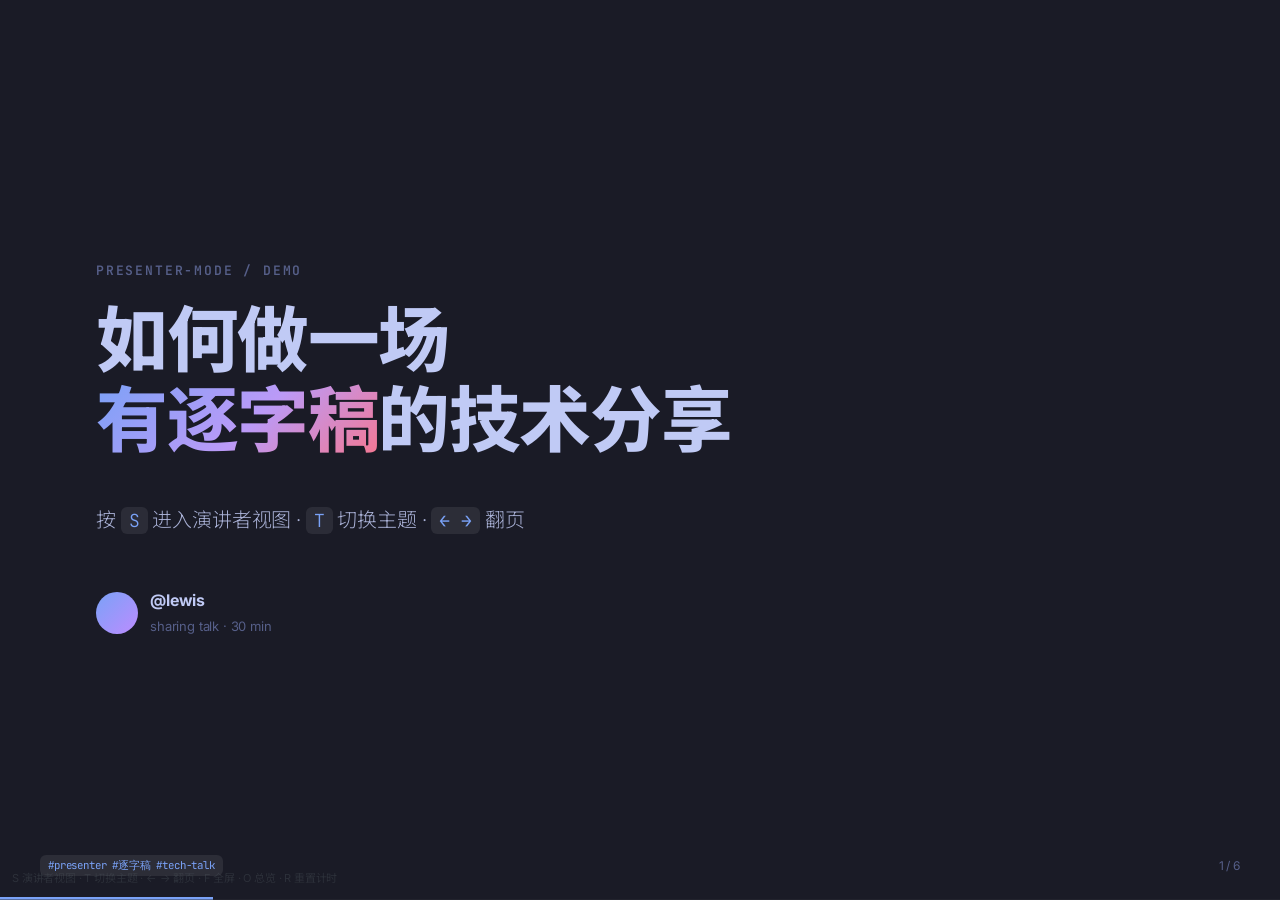
<file: .agents/skills/html-ppt/templates/full-decks/presenter-mode-reveal/index.html>
<!DOCTYPE html>
<html lang="zh-CN" data-themes="tokyo-night,dracula,catppuccin-mocha,nord,corporate-clean">
<head>
<meta charset="utf-8">
<meta name="viewport" content="width=device-width,initial-scale=1">
<title>演讲者模式示例 · Presenter Mode Deck</title>
<link rel="stylesheet" href="../../../assets/fonts.css">
<link rel="stylesheet" href="../../../assets/base.css">
<link rel="stylesheet" id="theme-link" href="../../../assets/themes/tokyo-night.css">
<link rel="stylesheet" href="../../../assets/animations/animations.css">
<link rel="stylesheet" href="style.css">
</head>
<body class="tpl-presenter-mode-reveal">
<div class="deck">

  <!-- ============ 1. COVER ============ -->
  <section class="slide" data-title="Cover">
    <p class="kicker">presenter-mode / demo</p>
    <h1 class="h1 anim-fade-up" data-anim="fade-up">如何做一场<br><span style="background:var(--grad);-webkit-background-clip:text;background-clip:text;color:transparent">有逐字稿</span>的技术分享</h1>
    <p class="lede mt-m">按 <span class="mono">S</span> 进入演讲者视图 · <span class="mono">T</span> 切换主题 · <span class="mono">← →</span> 翻页</p>
    <div class="speaker">
      <div class="av"></div>
      <div><b>@lewis</b><span>sharing talk · 30 min</span></div>
    </div>
    <div class="deck-footer">
      <span class="mono">#presenter #逐字稿 #tech-talk</span>
      <span class="slide-number" data-current="1" data-total="6"></span>
    </div>
    <aside class="notes">
      <p>大家好，欢迎来到今天的技术分享。我是 lewis，今天想跟大家聊一个很多人忽略但其实非常影响演讲效果的话题——<strong>如何让一场技术分享既有深度，又讲得不卡壳</strong>。</p>
      <p>在正式开始之前，先跟大家介绍一下这份 deck 本身：这是一个支持<em>演讲者模式</em>的 HTML 幻灯片模板。现在你们看到的是观众视图，但我自己的屏幕上看到的是完全不一样的东西——当前页、下一页、完整逐字稿、计时器，全在一块屏幕上。</p>
      <p>为什么我要专门做这个？因为我发现自己做技术分享时最大的痛点不是 PPT 不够好看，而是<strong>讲到某一页突然不知道该说什么，或者忘了过渡怎么接</strong>。今天这份分享既是内容本身，也是个演示——我会一直开着演讲者模式讲，你们可以观察我讲得有多流畅。</p>
      <p>今天分享大概 30 分钟，分 5 个部分。有问题随时打断。Let's go.</p>
    </aside>
  </section>

  <!-- ============ 2. AGENDA ============ -->
  <section class="slide" data-title="Agenda">
    <p class="kicker">agenda</p>
    <h2 class="h2">今天要讲的 5 件事</h2>
    <div class="stack mt-l">
      <div class="agenda-row"><span class="num">01</span><span class="t">为什么 PPT 本身做得好还不够</span><span class="d">~5min</span></div>
      <div class="agenda-row"><span class="num">02</span><span class="t">演讲者模式到底该有哪些信息</span><span class="d">~6min</span></div>
      <div class="agenda-row"><span class="num">03</span><span class="t">逐字稿怎么写才不像念稿</span><span class="d">~8min</span></div>
      <div class="agenda-row"><span class="num">04</span><span class="t">Live demo · html-ppt skill 怎么用</span><span class="d">~8min</span></div>
      <div class="agenda-row"><span class="num">05</span><span class="t">Takeaways + Q&amp;A</span><span class="d">~3min</span></div>
    </div>
    <aside class="notes">
      <p>先过一下今天的议程。</p>
      <p>第一部分我想先说服你们<strong>"PPT 做得漂亮≠讲得好"</strong>。我见过太多很精致的 deck，但讲的人一上去就开始 "嗯…这个…就是…"。</p>
      <p>第二部分聊演讲者视图。业界的产品其实差别蛮大的，Keynote、PowerPoint、reveal.js 都有各自的方案，但真正好用的设计逻辑是什么，我会给出我的答案。</p>
      <p>第三部分是今天的<em>核心</em>——逐字稿。很多人以为逐字稿就是把要说的话一字不差写下来，错。逐字稿的目的是让你<strong>"看一眼就接得上"</strong>，写法完全不一样。</p>
      <p>第四部分会现场 demo 我自己用的 html-ppt skill，展示如何 30 分钟出一份带逐字稿的 deck。</p>
      <p>最后收尾 + 答疑。</p>
      <p>OK，进入第一部分。</p>
    </aside>
  </section>

  <!-- ============ 3. PROBLEM ============ -->
  <section class="slide" data-title="Problem">
    <p class="kicker">// part 01 · problem</p>
    <h2 class="h2">做 PPT 和讲 PPT，<br>是<span class="accent">两件事</span>。</h2>
    <div class="grid g3 mt-l">
      <div class="card card-accent">
        <h4>✅ PPT 做得好</h4>
        <p class="dim">主题统一、排版干净、图表清晰、动效克制。这些是"静态作品"的质量。</p>
      </div>
      <div class="card card-accent">
        <h4>❌ 讲得好</h4>
        <p class="dim">逻辑连贯、语速稳定、不 "嗯啊"、能接住问题、能当场调整节奏。</p>
      </div>
      <div class="card card-accent">
        <h4>💡 差别在哪</h4>
        <p class="dim">前者是<strong>纸上功夫</strong>，后者需要你<strong>"看一眼幻灯片就知道下句话说什么"</strong>。</p>
      </div>
    </div>
    <aside class="notes">
      <p>我先抛一个可能有争议的观点——<strong>做 PPT 和讲 PPT 是两件完全不同的事</strong>。</p>
      <p>大家看左边这张卡片，"PPT 做得好" 意味着什么？主题统一、排版干净、图表清晰、动效克制——这些都是<em>静态作品</em>的质量标准，可以离线评判。</p>
      <p>但中间这张卡片就不一样了："讲得好" 意味着逻辑连贯、语速稳定、不卡壳、能接住提问、能根据现场反应调整节奏——这些是<strong>临场能力</strong>，跟 PPT 好不好看基本没关系。</p>
      <p>最关键的是右边这句话——讲得好的人，本质上是"<strong>看一眼幻灯片就知道下句话说什么</strong>"。这个能力靠什么？不是背稿，也不是即兴发挥，而是靠<em>合理设计的提词器系统</em>。</p>
      <p>今天接下来 25 分钟，我就是围绕这个核心问题展开的。</p>
    </aside>
  </section>

  <!-- ============ 4. SOLUTION ============ -->
  <section class="slide" data-title="Presenter View">
    <p class="kicker">// part 02 · presenter view</p>
    <h2 class="h2">演讲者视图应该有<span class="accent">四块信息</span></h2>
    <div class="grid g2 mt-l">
      <div>
        <div class="feature-row"><span class="num blue">①</span><div><b>当前页大图</b><p class="dim">占视图一半以上，保证你能扫一眼就知道观众现在看到什么。</p></div></div>
        <div class="feature-row"><span class="num green">②</span><div><b>下一页预览</b><p class="dim">帮你提前准备过渡句，避免"下一页我忘了讲什么了"。</p></div></div>
      </div>
      <div>
        <div class="feature-row"><span class="num orange">③</span><div><b>逐字稿区域</b><p class="dim">大字号、高对比度、支持滚动，这才是演讲者真正在看的东西。</p></div></div>
        <div class="feature-row"><span class="num purple">④</span><div><b>计时器 + 页码</b><p class="dim">知道自己讲了多久、还剩几页，节奏全凭这个。</p></div></div>
      </div>
    </div>
    <aside class="notes">
      <p>演讲者模式应该给你四块信息。我按重要性排序。</p>
      <p>第一块，<strong>当前页大图</strong>。这个必须占据视图一半以上空间，因为它是你跟观众的"同步锚"——观众看到什么，你脑子里也得是什么。</p>
      <p>第二块，<strong>下一页预览</strong>。这个很多人不理解为什么要放，我解释一下：演讲最卡的瞬间不是讲某一页，而是<em>翻到下一页的那 2 秒</em>。如果你提前看到下一页长什么样，过渡句自然就有了。</p>
      <p>第三块，<strong>逐字稿区域</strong>——这是今天的重点，下一部分我会专门讲。这里先说一个硬性要求：字号必须大、对比度必须高、必须能滚动。因为你讲的时候<em>只有余光瞄一下</em>，字小了根本来不及读。</p>
      <p>第四块，<strong>计时器和页码</strong>。知道自己讲了多久、还剩几页——节奏感全靠它。Keynote 做得最好，reveal.js 默认不够清楚。</p>
      <p>这四块缺一不可。今天这个 deck 我把这四块都做出来了，按 S 大家可以试试。</p>
    </aside>
  </section>

  <!-- ============ 5. SCRIPT ============ -->
  <section class="slide" data-title="Script">
    <p class="kicker">// part 03 · script</p>
    <h2 class="h2">逐字稿的<span class="accent">3 条铁律</span></h2>
    <div class="stack mt-l">
      <div class="rule-row">
        <span class="num red">01</span>
        <div>
          <b>不是一字不差的讲稿，是<span class="accent">"提示信号"</span></b>
          <p class="dim">把要讲的核心点加粗，把过渡句单独成段，把数据和名字列清楚——<em>让你看一眼就接得上</em>。</p>
        </div>
      </div>
      <div class="rule-row">
        <span class="num red">02</span>
        <div>
          <b>每页 <span class="accent">150–300 字</span>，不多不少</b>
          <p class="dim">少于 150 字提示不够，多于 300 字你没时间读。按 2–3 分钟/页的节奏控制。</p>
        </div>
      </div>
      <div class="rule-row">
        <span class="num red">03</span>
        <div>
          <b>用<span class="accent">口语</span>写，不用书面语</b>
          <p class="dim">"因此" → "所以"；"该方案" → "这个方案"。写的时候读一遍，听起来像说话才对。</p>
        </div>
      </div>
    </div>
    <aside class="notes">
      <p>进入最核心的一部分——逐字稿怎么写。我总结了 3 条铁律。</p>
      <p><strong>第一条，逐字稿不是讲稿</strong>。很多人一听"逐字稿"就以为要把每句话一字不差写下来。错。如果你照着稿念，观众会立刻看出来，信任感瞬间崩塌。</p>
      <p>逐字稿的真实作用是<em>"提示信号"</em>——把核心要点加粗，把过渡句单独成段，把数据和专有名词列清楚。这样你讲的时候<strong>瞄一眼就能接得上</strong>，但说出来的还是你自己的话。</p>
      <p><strong>第二条，每页控制在 150 到 300 字</strong>。这个是我做了十几场分享摸出来的经验值。少于 150 字提示不够，讲到一半卡住；多于 300 字你根本来不及扫完。按一页讲 2 到 3 分钟算，这个字数刚好。</p>
      <p><strong>第三条，用口语写</strong>。这条最多人栽跟头。你写"因此"，讲出来会变成"所以"；你写"该方案"，讲出来会变成"这个方案"。<em>写的时候读一遍</em>，不拗口才对。</p>
      <p>这三条配合起来，你会发现讲 PPT 突然变成了一件很舒服的事。</p>
    </aside>
  </section>

  <!-- ============ 6. DEMO + CLOSING ============ -->
  <section class="slide" data-title="Demo & Close">
    <p class="kicker">// part 04-05 · demo + close</p>
    <h2 class="h2">现在<span class="accent">你也能做到</span></h2>
    <div class="code-block mt-m">
<span class="comment"># 安装 html-ppt skill</span>
<span class="cmd">npx</span> skills add <span class="flag">https://github.com/lewislulu/html-ppt-skill</span>

<span class="comment"># 复制演讲者模式模板</span>
<span class="cmd">cp -r</span> templates/full-decks/presenter-mode-reveal examples/my-talk
<span class="cmd">open</span> examples/my-talk/index.html

<span class="comment"># 键盘操作</span>
<span class="flag">S</span>  <span class="comment">→ 进入演讲者视图</span>
<span class="flag">T</span>  <span class="comment">→ 切换主题（5 种预设）</span>
<span class="flag">← →</span> <span class="comment">→ 翻页</span>
<span class="flag">R</span>  <span class="comment">→ 重置计时器</span>
    </div>
    <p class="lede mt-m tc">关键是：<strong>每一页 &lt;aside class="notes"&gt; 里写 150–300 字逐字稿</strong>。</p>
    <div class="deck-footer">
      <span class="mono">#thanks · Q&amp;A</span>
      <span class="slide-number" data-current="6" data-total="6"></span>
    </div>
    <aside class="notes">
      <p>最后我演示一下这个 skill 怎么用，给大家省点时间自己摸索。</p>
      <p>第一步，装 html-ppt skill，一行命令。第二步，把我这个 <code>presenter-mode-reveal</code> 模板复制到你自己的 examples 目录。第三步，打开 html，按 S。</p>
      <p>键盘操作我列在这里了。<strong>S 进入演讲者视图、T 切换主题、左右键翻页、R 重置计时器</strong>。主题默认带 5 个——tokyo-night、dracula、catppuccin-mocha、nord、corporate-clean——基本覆盖了深色技术分享、浅色商务汇报两种常见场景。</p>
      <p>最关键的一步——<em>每一页底部的 <code>&lt;aside class="notes"&gt;</code> 里，老老实实写 150 到 300 字的逐字稿</em>。这是整个方法论的交付物。AI 可以帮你写初稿，但你一定要自己过一遍，读出来听听是不是你会说的话。</p>
      <p>好，我今天就讲到这里。如果你做下一场分享的时候想起了这个"演讲者视图 + 逐字稿"的组合，并且觉得讲得比以前顺——那就是我最大的收获。谢谢大家，有问题现在开始。</p>
    </aside>
  </section>

</div>

<div style="position:fixed;bottom:12px;left:12px;font-size:11px;color:#484f5866;z-index:100;pointer-events:none">
  S 演讲者视图 · T 切换主题 · ← → 翻页 · F 全屏 · O 总览 · R 重置计时
</div>

<script src="../../../assets/runtime.js"></script>
</body>
</html>
</file>
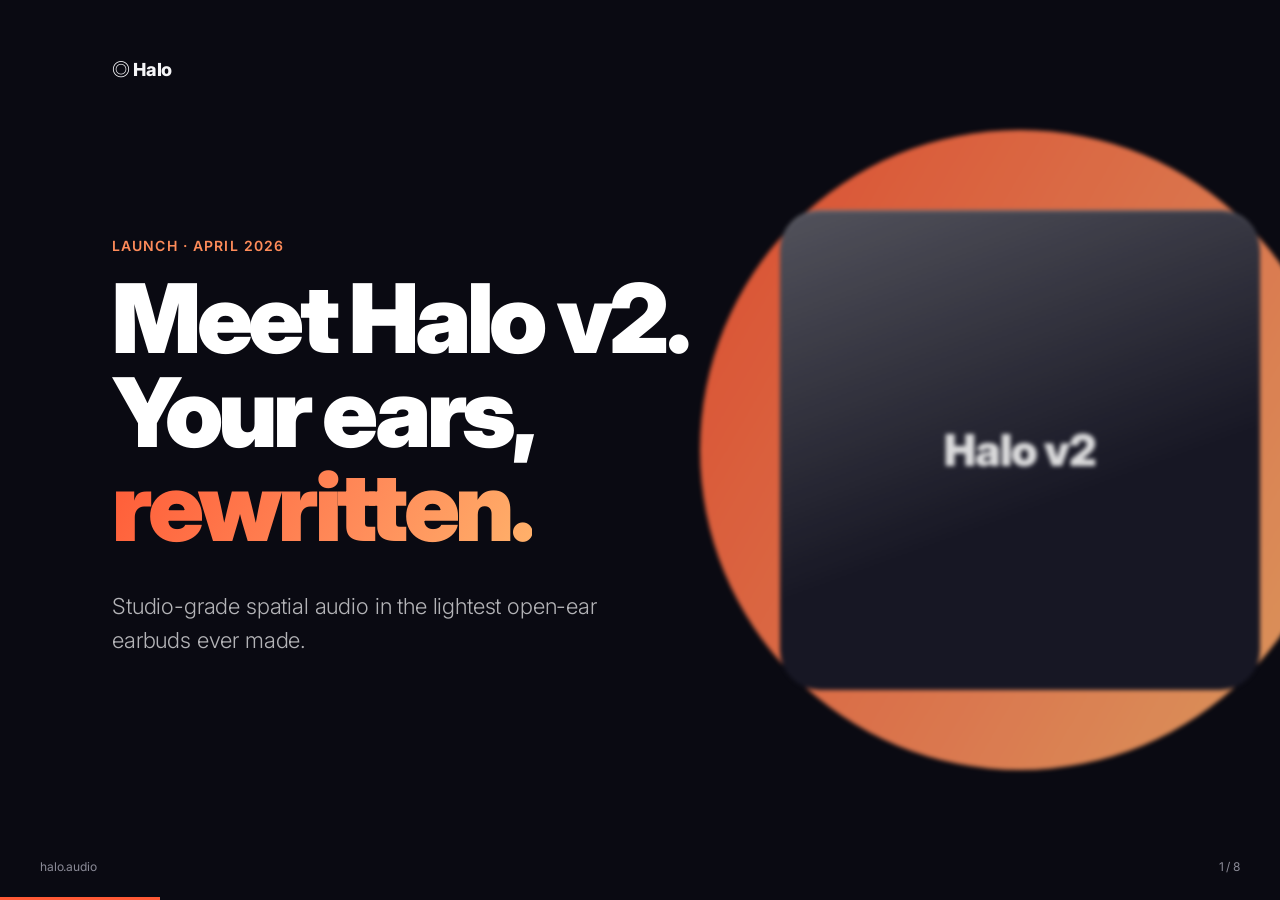
<file: .agents/skills/html-ppt/templates/full-decks/product-launch/index.html>
<!DOCTYPE html>
<html lang="en">
<head>
<meta charset="utf-8"><meta name="viewport" content="width=device-width,initial-scale=1">
<title>Halo v2 · Launch</title>
<link rel="stylesheet" href="../../../assets/fonts.css">
<link rel="stylesheet" href="../../../assets/base.css">
<link rel="stylesheet" href="../../../assets/animations/animations.css">
<link rel="stylesheet" href="style.css">
</head>
<body class="tpl-product-launch">
<div class="deck">

  <!-- 1. Cover / hero -->
  <section class="slide dark" data-title="Cover">
    <div class="hero-shot"></div>
    <div style="position:absolute;top:56px;left:112px" class="brand">◎ Halo</div>
    <p class="kicker">Launch · April 2026</p>
    <h1 class="h1 anim-fade-up" data-anim="fade-up">Meet Halo v2.<br>Your ears,<br><span style="background:var(--grad);-webkit-background-clip:text;background-clip:text;color:transparent">rewritten.</span></h1>
    <p class="lede mt-m" style="max-width:42ch">Studio-grade spatial audio in the lightest open-ear earbuds ever made.</p>
    <div class="deck-footer"><span>halo.audio</span><span class="slide-number" data-current="1" data-total="8"></span></div>
  </section>

  <!-- 2. Introducing -->
  <section class="slide center tc" data-title="Introducing">
    <div>
      <p class="kicker">Introducing</p>
      <h1 class="h1" style="font-size:140px">Halo v2</h1>
      <p class="lede" style="margin:24px auto;max-width:56ch">Four years of research. Three generations of silicon. One product you'll forget you're wearing.</p>
    </div>
  </section>

  <!-- 3. Feature 1 -->
  <section class="slide" data-title="Sound">
    <p class="kicker">01 · The sound</p>
    <h2 class="h2">Hear the room<br>around the music.</h2>
    <div class="grid g3 mt-l">
      <div class="feature-card"><div class="icon">♪</div><h4>Open-ear spatial</h4><p class="dim">16mm titanium drivers angled into the ear canal. You hear the song and the world at once.</p></div>
      <div class="feature-card"><div class="icon">◈</div><h4>Lossless 24-bit</h4><p class="dim">aptX Lossless and Hi-Res LDAC over Bluetooth 5.4. No dongles, no compromises.</p></div>
      <div class="feature-card"><div class="icon">◐</div><h4>Adaptive EQ</h4><p class="dim">Tunes itself to the shape of your ear every 120 seconds.</p></div>
    </div>
  </section>

  <!-- 4. Feature 2 -->
  <section class="slide dark" data-title="Fit">
    <p class="kicker">02 · The fit</p>
    <h2 class="h2">4.9 grams.<br>All-day forgettable.</h2>
    <div class="grid g3 mt-l">
      <div class="card"><h4>Liquid-silicone hook</h4><p>Wraps behind the ear like a glasses arm. Never falls out on a run.</p></div>
      <div class="card"><h4>IP57 sweat + rain</h4><p>Take them in the ocean. Rinse them under the tap. We dare you.</p></div>
      <div class="card"><h4>14h + 42h case</h4><p>A full workweek of commutes on one charge of the case.</p></div>
    </div>
  </section>

  <!-- 5. Feature 3 -->
  <section class="slide" data-title="Intelligence">
    <p class="kicker">03 · The intelligence</p>
    <h2 class="h2">An AI that listens<br>so you don't have to.</h2>
    <div class="grid g2 mt-l">
      <div class="feature-card"><div class="icon">✦</div><h4>Live translate</h4><p class="dim">Real-time translation in 41 languages. Whispered directly into your ear, with a 380ms lag.</p></div>
      <div class="feature-card"><div class="icon">✧</div><h4>Meeting recap</h4><p class="dim">Double-tap to record. Walk away with a summary, action items, and a searchable transcript.</p></div>
    </div>
  </section>

  <!-- 6. How it works -->
  <section class="slide" data-title="How it works">
    <p class="kicker">How it works</p>
    <h2 class="h2">Three taps. You're in.</h2>
    <div class="stack mt-l" style="max-width:900px">
      <div class="step"><div class="n">1</div><div><h4>Open the case near your phone</h4><p class="dim">iOS and Android pair automatically over Bluetooth LE. No app downloads required.</p></div></div>
      <div class="step"><div class="n">2</div><div><h4>Pick your profile</h4><p class="dim">Commute, Focus, Workout, Cinema. Each is a complete audio + transparency recipe.</p></div></div>
      <div class="step"><div class="n">3</div><div><h4>Just listen</h4><p class="dim">Halo adapts to your ear shape, your environment, and your hearing profile — continuously.</p></div></div>
    </div>
  </section>

  <!-- 7. Pricing -->
  <section class="slide" data-title="Pricing">
    <p class="kicker">Pricing</p>
    <h2 class="h2">Pick your Halo.</h2>
    <div class="grid g3 mt-l" style="align-items:start">
      <div class="price-card">
        <h4>Halo Lite</h4>
        <div class="amount">$179</div>
        <p class="dim">Open-ear audio, IP57, 12h battery.</p>
        <ul><li>AAC + SBC</li><li>Single-tap controls</li><li>USB-C charging</li></ul>
      </div>
      <div class="price-card pro">
        <h4>Halo v2 · Pro</h4>
        <div class="amount">$279</div>
        <p class="dim">Everything, in its best form.</p>
        <ul><li>Hi-Res Lossless</li><li>Live translate · 41 lang</li><li>Wireless + MagSafe charging</li><li>Adaptive EQ</li></ul>
      </div>
      <div class="price-card">
        <h4>Halo Studio</h4>
        <div class="amount">$399</div>
        <p class="dim">For creators and field recorders.</p>
        <ul><li>32-bit binaural capture</li><li>XLR dongle included</li><li>Lifetime firmware</li></ul>
      </div>
    </div>
  </section>

  <!-- 8. Testimonial + CTA combined? Task says 8 slides w/ testimonial + CTA as separate. Keep 8: testimonial on 7, but we've used 7 already. Re-plan: cover(1) intro(2) f1(3) f2(4) f3(5) how(6) pricing(7) testimonial+CTA(8) -->
  <section class="slide dark" data-title="Ship">
    <p class="kicker">One more thing</p>
    <div class="row" style="gap:80px;align-items:center">
      <div style="flex:1">
        <p class="testimonial">"I forgot I was wearing them. Then I remembered, and I didn't want to take them off."</p>
        <p class="dim mt-m">— Marques Lin, The Verge · early review</p>
      </div>
      <div style="flex:0 0 auto;text-align:center">
        <p class="dim mb-m">Ships May 14 · from</p>
        <div style="font-size:96px;font-weight:900;letter-spacing:-.04em">$279</div>
        <a class="cta-btn mt-l" href="#">Pre-order Halo v2 →</a>
        <p class="dim mt-m" style="font-size:13px">Free shipping · 45-day return · 2-year warranty</p>
      </div>
    </div>
  </section>

</div>
<script src="../../../assets/runtime.js"></script>
</body></html>
</file>
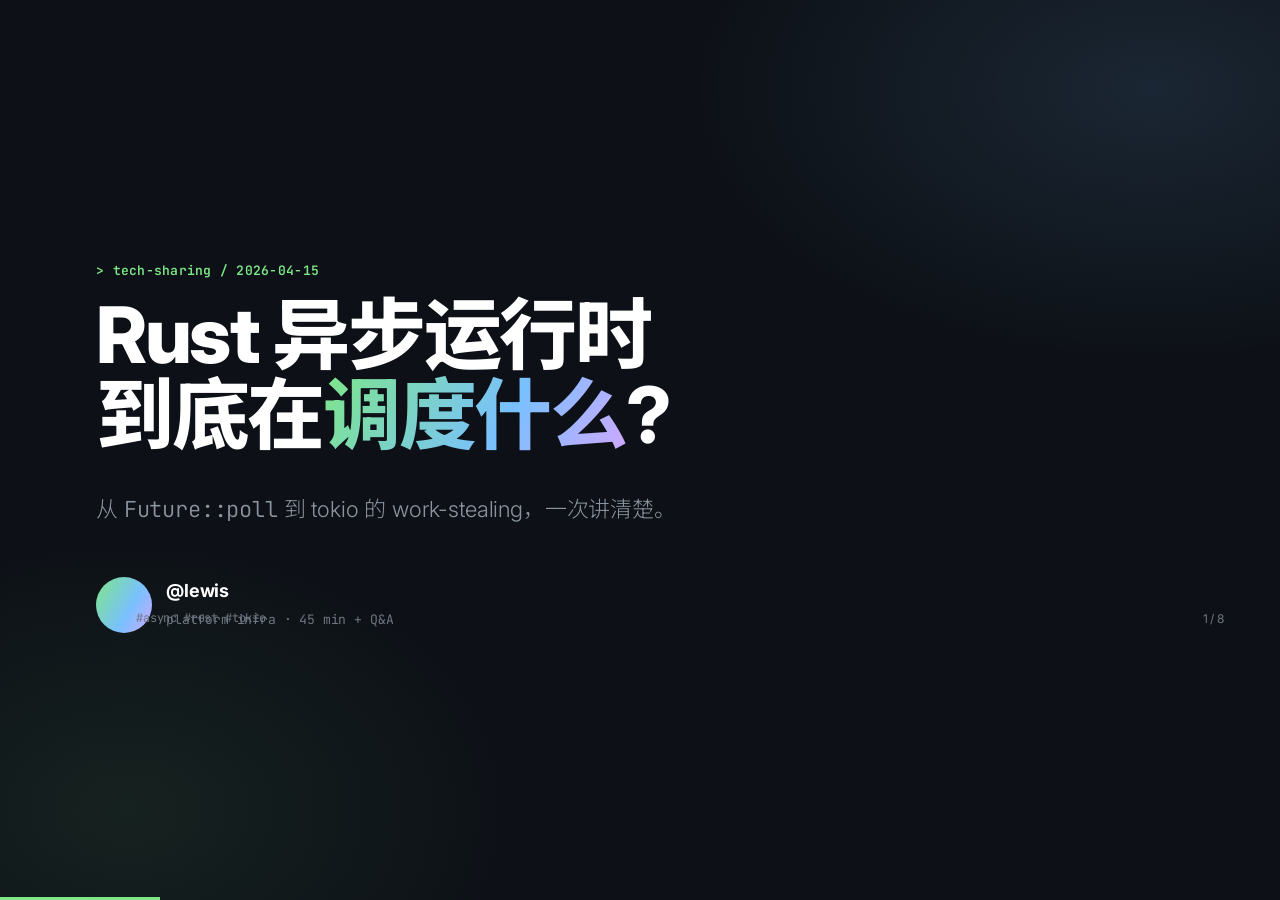
<file: .agents/skills/html-ppt/templates/full-decks/tech-sharing/index.html>
<!DOCTYPE html>
<html lang="zh-CN">
<head>
<meta charset="utf-8"><meta name="viewport" content="width=device-width,initial-scale=1">
<title>Rust 异步运行时内部机制 · Tech Sharing</title>
<link rel="stylesheet" href="../../../assets/fonts.css">
<link rel="stylesheet" href="../../../assets/base.css">
<link rel="stylesheet" href="../../../assets/animations/animations.css">
<link rel="stylesheet" href="style.css">
</head>
<body class="tpl-tech-sharing">
<div class="deck">

  <!-- 1. Cover -->
  <section class="slide" data-title="Cover">
    <p class="kicker">tech-sharing / 2026-04-15</p>
    <h1 class="h1 anim-fade-up" data-anim="fade-up">Rust 异步运行时<br>到底在<span style="background:var(--grad);-webkit-background-clip:text;background-clip:text;color:transparent">调度什么</span>?</h1>
    <p class="lede mt-m">从 <span class="mono">Future::poll</span> 到 tokio 的 work-stealing，一次讲清楚。</p>
    <div class="speaker"><div class="av"></div><div><b>@lewis</b><span>platform infra · 45 min + Q&amp;A</span></div></div>
    <div class="deck-footer"><span class="mono">#async #rust #tokio</span><span class="slide-number" data-current="1" data-total="8"></span></div>
  </section>

  <!-- 2. Agenda -->
  <section class="slide" data-title="Agenda">
    <p class="kicker">agenda.toml</p>
    <h2 class="h2">今天的路线图</h2>
    <div class="stack mt-l">
      <div class="agenda-row"><span class="num">01</span><span class="t">Context: 为什么需要 async</span><span class="d">~5min</span></div>
      <div class="agenda-row"><span class="num">02</span><span class="t">Deep dive 1: Future &amp; Waker</span><span class="d">~12min</span></div>
      <div class="agenda-row"><span class="num">03</span><span class="t">Deep dive 2: Tokio scheduler</span><span class="d">~15min</span></div>
      <div class="agenda-row"><span class="num">04</span><span class="t">Code: 手写一个 mini-runtime</span><span class="d">~8min</span></div>
      <div class="agenda-row"><span class="num">05</span><span class="t">Takeaways + Q&amp;A</span><span class="d">~5min</span></div>
    </div>
  </section>

  <!-- 3. Context -->
  <section class="slide" data-title="Context">
    <p class="kicker">// context</p>
    <h2 class="h2">问题：一个线程一个连接，<br>撑不住 10 万并发。</h2>
    <div class="grid g3 mt-l">
      <div class="card card-accent"><h4>Thread-per-conn</h4><p class="dim">每条连接一根 OS 线程，栈 2–8MB。10 万连接 = 几百 GB RAM。</p><span class="tag mt-s">❌ 不现实</span></div>
      <div class="card card-accent"><h4>Event loop (C)</h4><p class="dim">epoll/kqueue + 回调地狱。快，但写起来痛苦且容易出 bug。</p><span class="tag mt-s">😩 callback hell</span></div>
      <div class="card card-accent"><h4>Async / await</h4><p class="dim">看起来像同步代码，编译成状态机。一根线程跑几千任务。</p><span class="tag mt-s">✅ Rust 选这个</span></div>
    </div>
  </section>

  <!-- 4. Deep dive 1 -->
  <section class="slide" data-title="Deep Dive 1">
    <p class="kicker">deep-dive · 1 / 2</p>
    <h2 class="h2">Future 其实只有一个方法。</h2>
    <div class="grid g2 mt-l" style="align-items:start">
      <div>
        <p class="lede">编译器把 <span class="mono">async fn</span> 变成一个实现了 <span class="mono">Future</span> trait 的匿名状态机。运行时只做一件事：反复 <span class="mono">poll</span> 它，直到返回 <span class="mono">Ready</span>。</p>
        <div class="mt-l">
          <span class="tag">Pending</span> <span class="tag">Ready(T)</span> <span class="tag">Waker.wake()</span>
        </div>
      </div>
      <div class="terminal">
        <div class="bar"><span class="dot"></span><span class="dot"></span><span class="dot"></span><span>future.rs</span></div>
<pre><span class="kw">pub trait</span> <span class="fn">Future</span> {
    <span class="kw">type</span> Output;
    <span class="kw">fn</span> <span class="fn">poll</span>(
        <span class="kw">self</span>: Pin&lt;&amp;<span class="kw">mut Self</span>&gt;,
        cx: &amp;<span class="kw">mut</span> Context&lt;<span class="str">'_</span>&gt;,
    ) -&gt; Poll&lt;<span class="kw">Self</span>::Output&gt;;
}

<span class="cmt">// Poll::Pending   → 挂起，等 waker 唤醒</span>
<span class="cmt">// Poll::Ready(v)  → 完成，产出 v</span></pre>
      </div>
    </div>
  </section>

  <!-- 5. Deep dive 2 -->
  <section class="slide" data-title="Deep Dive 2">
    <p class="kicker">deep-dive · 2 / 2</p>
    <h2 class="h2">Tokio 是一个偷任务的小工。</h2>
    <div class="grid g2 mt-l" style="align-items:start">
      <div>
        <p class="lede">Multi-thread runtime = N 个 worker，每个 worker 有自己的本地队列。空闲的 worker 会去别人队列里"偷"任务。</p>
        <div class="stack mt-m">
          <div class="tag">✦ local queue · 256 slots</div>
          <div class="tag">✦ global injection queue</div>
          <div class="tag">✦ work-stealing @ 50% steal ratio</div>
          <div class="tag">✦ LIFO slot for cache locality</div>
        </div>
      </div>
      <div class="card" style="padding:32px">
        <h4 class="mono" style="color:var(--accent-2)">scheduler tick loop</h4>
        <div class="stack mt-m" style="font-family:'JetBrains Mono',monospace;font-size:14px;line-height:1.9;color:var(--text-2)">
          <div><span style="color:var(--accent)">1.</span> pop from LIFO slot</div>
          <div><span style="color:var(--accent)">2.</span> else pop from local queue</div>
          <div><span style="color:var(--accent)">3.</span> else drain global queue (every 61 ticks)</div>
          <div><span style="color:var(--accent)">4.</span> else steal from random victim</div>
          <div><span style="color:var(--accent)">5.</span> else park the thread</div>
        </div>
      </div>
    </div>
  </section>

  <!-- 6. Code example -->
  <section class="slide" data-title="Code">
    <p class="kicker">mini-runtime.rs · ~40 LOC</p>
    <h2 class="h2">手写一个最小 runtime。</h2>
    <div class="terminal mt-m">
      <div class="bar"><span class="dot"></span><span class="dot"></span><span class="dot"></span><span>src/main.rs</span></div>
<pre><span class="kw">use</span> std::collections::VecDeque;
<span class="kw">use</span> std::sync::{Arc, Mutex};
<span class="kw">use</span> std::task::{Context, Poll, Wake, Waker};

<span class="kw">struct</span> Task(Mutex&lt;Pin&lt;Box&lt;<span class="kw">dyn</span> Future&lt;Output = ()&gt; + Send&gt;&gt;&gt;);

<span class="kw">impl</span> Wake <span class="kw">for</span> Task {
    <span class="kw">fn</span> <span class="fn">wake</span>(<span class="kw">self</span>: Arc&lt;<span class="kw">Self</span>&gt;) { QUEUE.lock().unwrap().push_back(<span class="kw">self</span>); }
}

<span class="kw">fn</span> <span class="fn">block_on</span>&lt;F: Future&lt;Output = ()&gt; + Send + <span class="str">'static</span>&gt;(fut: F) {
    <span class="fn">spawn</span>(fut);
    <span class="kw">while let Some</span>(task) = QUEUE.lock().unwrap().pop_front() {
        <span class="kw">let</span> waker = Waker::from(task.clone());
        <span class="kw">let mut</span> cx = Context::from_waker(&amp;waker);
        <span class="kw">let mut</span> fut = task.<span class="num">0</span>.lock().unwrap();
        <span class="kw">let</span> _ = fut.as_mut().<span class="fn">poll</span>(&amp;<span class="kw">mut</span> cx); <span class="cmt">// 就是这一行</span>
    }
}</pre>
    </div>
  </section>

  <!-- 7. Takeaways -->
  <section class="slide" data-title="Takeaways">
    <p class="kicker">// takeaways</p>
    <h2 class="h2">三件事带回去。</h2>
    <div class="grid g3 mt-l">
      <div class="card card-accent"><h4>1 · async 是零成本抽象</h4><p class="dim">编译成状态机，没有运行时虚表，没有 GC。</p></div>
      <div class="card card-accent"><h4>2 · Waker 是脉搏</h4><p class="dim">Future 不主动做事，运行时靠 waker 决定"什么时候再 poll"。</p></div>
      <div class="card card-accent"><h4>3 · 别在 async 里阻塞</h4><p class="dim">一行 <span class="mono">std::fs::read</span> 能让整个 worker 停摆。用 <span class="mono">spawn_blocking</span>。</p></div>
    </div>
    <p class="lede mt-l">延伸阅读：<span class="mono">tokio.rs/blog/2019-10-scheduler</span> · <span class="mono">rust-lang.github.io/async-book</span></p>
  </section>

  <!-- 8. Q&A -->
  <section class="slide center tc" data-title="Q and A">
    <div>
      <div class="mono" style="font-size:120px;color:var(--accent);font-weight:800;letter-spacing:-.04em">?</div>
      <h2 class="h2">Questions?</h2>
      <p class="lede" style="margin:14px auto">github.com/lewis · @lewis on slack</p>
      <div class="row mt-l" style="justify-content:center">
        <span class="tag">slides: git.co/rt-deck</span>
        <span class="tag">code: git.co/mini-rt</span>
      </div>
    </div>
  </section>

</div>
<script src="../../../assets/runtime.js"></script>
</body></html>
</file>
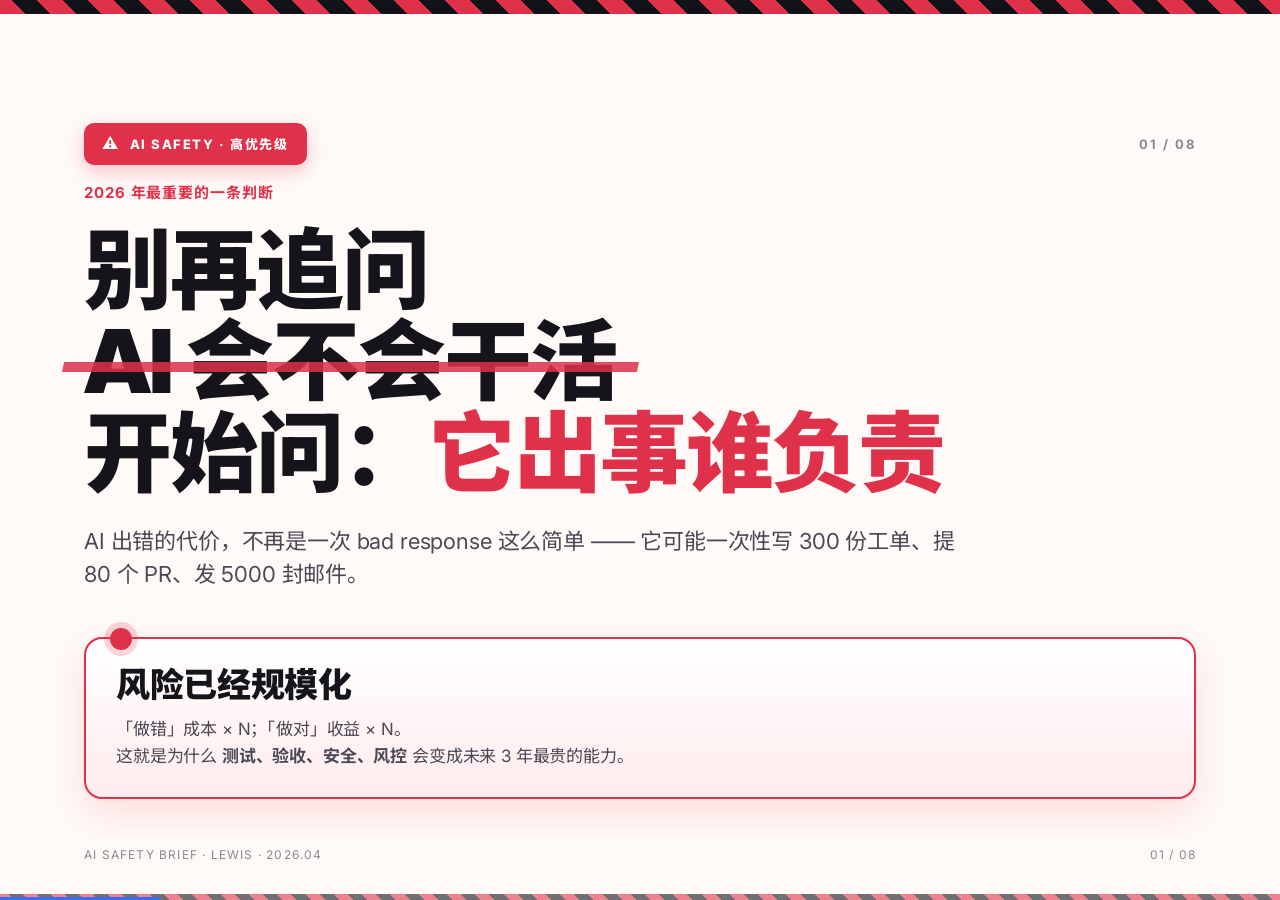
<file: .agents/skills/html-ppt/templates/full-decks/testing-safety-alert/index.html>
<!DOCTYPE html>
<html lang="zh-CN">
<head>
<meta charset="UTF-8">
<meta name="viewport" content="width=device-width, initial-scale=1">
<title>Testing Safety Alert</title>
<link rel="stylesheet" href="../../../assets/fonts.css">
<link rel="stylesheet" href="../../../assets/base.css">
<link rel="stylesheet" href="style.css">
</head>
<body class="tpl-testing-safety-alert">
<div class="deck">

  <!-- 1. COVER -->
  <section class="slide is-active">
    <div class="ts-stripe"></div>
    <div class="ts-chrome"><span class="ts-alert-tag">ai safety · 高优先级</span><span class="ts-page">01 / 08</span></div>
    <div class="ts-kicker">2026 年最重要的一条判断</div>
    <h1 class="ts-h1">别再追问<br><span class="strike">AI 会不会干活</span><br>开始问：<span class="red">它出事谁负责</span></h1>
    <p class="ts-sub">AI 出错的代价，不再是一次 bad response 这么简单 —— 它可能一次性写 300 份工单、提 80 个 PR、发 5000 封邮件。</p>
    <div class="ts-alert-box">
      <h3>风险已经规模化</h3>
      <p>「做错」成本 × N；「做对」收益 × N。<br>这就是为什么 <b>测试、验收、安全、风控</b> 会变成未来 3 年最贵的能力。</p>
    </div>
    <div class="ts-stripe-b"></div>
    <div class="ts-footer"><span>AI SAFETY BRIEF · LEWIS · 2026.04</span><span>01 / 08</span></div>
  </section>

  <!-- 2. SECTION -->
  <section class="slide">
    <div class="ts-stripe"></div>
    <div class="ts-chrome"><span class="ts-alert-tag amber">section · risk 分级</span><span class="ts-page">02 / 08</span></div>
    <div style="margin:auto 0">
      <div class="ts-kicker">Chapter One</div>
      <h1 class="ts-h1" style="font-size:130px">先分 <span class="red">等级</span></h1>
      <p class="ts-sub" style="font-size:28px">不是所有 AI 行为都同等危险。<br>先把「可撤销」和「不可撤销」分开，再谈流程。</p>
    </div>
    <div class="ts-stripe-b"></div>
    <div class="ts-footer"><span>section · level taxonomy</span><span>02 / 08</span></div>
  </section>

  <!-- 3. CONTENT risk levels -->
  <section class="slide">
    <div class="ts-stripe"></div>
    <div class="ts-chrome"><span class="ts-alert-tag">风险分级 · 3 levels</span><span class="ts-page">03 / 08</span></div>
    <h2 class="ts-h2">三档风险，三种处理</h2>
    <div class="ts-grid-3">
      <div class="ts-card" style="border-top:4px solid var(--ts-green)"><div class="lbl">L1 · 绿色</div><h4>可撤销</h4><p>写 draft、生成图片、起草文档。<br>错了 Ctrl+Z，零代价。<br><b style="color:var(--ts-green)">策略：放开跑</b></p></div>
      <div class="ts-card" style="border-top:4px solid var(--ts-amber)"><div class="lbl">L2 · 琥珀</div><h4>半可撤销</h4><p>发 draft 邮件、提 PR、改 staging 数据。<br>错了要道歉 / 回滚。<br><b style="color:var(--ts-amber)">策略：人工复核</b></p></div>
      <div class="ts-card" style="border-top:4px solid var(--ts-red)"><div class="lbl">L3 · 红色</div><h4>不可撤销</h4><p>发真实邮件、付款、删库、删 prod 数据。<br>错了就真错了。<br><b style="color:var(--ts-red)">策略：硬卡 + 双人审</b></p></div>
    </div>
    <div class="ts-alert-box amber">
      <h3>绝不要让 agent 自己升级</h3>
      <p>L1 的任务不能自己变成 L2。授权必须是显式的、可撤销的、带过期时间的。</p>
    </div>
    <div class="ts-stripe-b"></div>
    <div class="ts-footer"><span>risk · 3 levels</span><span>03 / 08</span></div>
  </section>

  <!-- 4. CODE -->
  <section class="slide">
    <div class="ts-stripe"></div>
    <div class="ts-chrome"><span class="ts-alert-tag">policy as code</span><span class="ts-page">04 / 08</span></div>
    <div class="ts-kicker">别用文档管规则 · 用代码管规则</div>
    <h2 class="ts-h2">三十行 YAML，<br><span class="ts-highlight-red">红线硬卡</span></h2>
    <pre class="ts-codebox"><span class="cm"># safety-policy.yaml · compiled → runtime guard</span>
<span class="kw">level_1_allow</span>:
  - tools: [<span class="st">write_draft</span>, <span class="st">generate_image</span>, <span class="st">read_docs</span>]

<span class="kw">level_2_require_review</span>:
  - tools: [<span class="st">send_email_draft</span>, <span class="st">open_pr</span>, <span class="st">write_staging_db</span>]
    reviewer: <span class="st">human</span>

<span class="kw">level_3_hard_block</span>:
  - tools: [<span class="st">send_real_email</span>, <span class="st">transfer_money</span>, <span class="st">delete_prod</span>]
    unless: <span class="st">two_human_sign_off AND within_24h</span>

<span class="bad">forbidden_always</span>:
  - <span class="bad">"r&#109; &#45;rf /"</span>
  - <span class="bad">"dr&#111;p table"</span>
  - <span class="bad">"force push &#111;rigin main"</span></pre>
    <div class="ts-stripe-b"></div>
    <div class="ts-footer"><span>policy · yaml-as-guard</span><span>04 / 08</span></div>
  </section>

  <!-- 5. CHART -->
  <section class="slide">
    <div class="ts-stripe"></div>
    <div class="ts-chrome"><span class="ts-alert-tag amber">incident report · q1</span><span class="ts-page">05 / 08</span></div>
    <h2 class="ts-h2">我们 Q1 的 <span class="red">12 起 AI 事故</span></h2>
    <p class="ts-sub">幸好全部捕获在 staging。但每一起都能上生产。</p>
    <svg viewBox="0 0 1040 360" style="width:100%;max-width:1040px;margin-top:18px" xmlns="http://www.w3.org/2000/svg">
      <g font-family="Inter,sans-serif" font-size="14" fill="#4a4955">
        <line x1="70" y1="320" x2="1000" y2="320" stroke="#eaecf3" stroke-width="2"/>
        <!-- month columns: Jan Feb Mar, L1/L2/L3 stacked -->
        <g transform="translate(120,0)">
          <rect x="0" y="220" width="60" height="100" fill="#067647"/>
          <rect x="0" y="160" width="60" height="60" fill="#d97706"/>
          <rect x="0" y="130" width="60" height="30" fill="#e0314a"/>
          <text x="30" y="345" text-anchor="middle" font-weight="700">Jan</text>
          <text x="30" y="120" text-anchor="middle" font-weight="800" fill="#14141a">5</text>
        </g>
        <g transform="translate(320,0)">
          <rect x="0" y="240" width="60" height="80" fill="#067647"/>
          <rect x="0" y="200" width="60" height="40" fill="#d97706"/>
          <rect x="0" y="180" width="60" height="20" fill="#e0314a"/>
          <text x="30" y="345" text-anchor="middle" font-weight="700">Feb</text>
          <text x="30" y="170" text-anchor="middle" font-weight="800" fill="#14141a">3</text>
        </g>
        <g transform="translate(520,0)">
          <rect x="0" y="250" width="60" height="70" fill="#067647"/>
          <rect x="0" y="220" width="60" height="30" fill="#d97706"/>
          <rect x="0" y="210" width="60" height="10" fill="#e0314a"/>
          <text x="30" y="345" text-anchor="middle" font-weight="700">Mar</text>
          <text x="30" y="200" text-anchor="middle" font-weight="800" fill="#14141a">4</text>
        </g>
        <!-- legend -->
        <g transform="translate(720,60)">
          <rect x="0" y="0" width="16" height="16" fill="#e0314a"/><text x="24" y="13" font-weight="700">L3 不可撤销 (3)</text>
          <rect x="0" y="26" width="16" height="16" fill="#d97706"/><text x="24" y="39" font-weight="700">L2 需复核 (4)</text>
          <rect x="0" y="52" width="16" height="16" fill="#067647"/><text x="24" y="65" font-weight="700">L1 可恢复 (5)</text>
          <text x="0" y="100" font-size="13" fill="#8a8892">全部被 safety-policy 在 runtime 拦下，</text>
          <text x="0" y="118" font-size="13" fill="#8a8892">未进 prod。但 3 起 L3 非常惊险。</text>
        </g>
      </g>
    </svg>
    <div class="ts-stripe-b"></div>
    <div class="ts-footer"><span>incident · q1 summary</span><span>05 / 08</span></div>
  </section>

  <!-- 6. CHECKLIST -->
  <section class="slide">
    <div class="ts-stripe"></div>
    <div class="ts-chrome"><span class="ts-alert-tag green">red-team checklist</span><span class="ts-page">06 / 08</span></div>
    <h2 class="ts-h2">上线前 <span class="red">必过 7 道题</span></h2>
    <div class="ts-checklist">
      <div class="ts-check ok"><div class="box">✓</div><div class="txt">它能删除东西吗？有人类 review 吗？能 60 秒内回滚吗？</div></div>
      <div class="ts-check ok"><div class="box">✓</div><div class="txt">它的 prompt 注入能让它越权吗？（跑过红队提示词）</div></div>
      <div class="ts-check"><div class="box">!</div><div class="txt">它处理 PII 吗？日志里是不是也有 PII？</div></div>
      <div class="ts-check ok"><div class="box">✓</div><div class="txt">上下游失败时，它会不会开始乱改其他资源？</div></div>
      <div class="ts-check"><div class="box">!</div><div class="txt">并发 100 个 agent 一起跑会不会死锁？</div></div>
      <div class="ts-check ok"><div class="box">✓</div><div class="txt">错了能不能 <b>立刻</b> 停？（kill switch 能 2 秒内生效吗）</div></div>
      <div class="ts-check"><div class="box">!</div><div class="txt">出事时有没有人值班？值班手册有没有 agent 专属章节？</div></div>
    </div>
    <div class="ts-stripe-b"></div>
    <div class="ts-footer"><span>checklist · pre-launch</span><span>06 / 08</span></div>
  </section>

  <!-- 7. CTA -->
  <section class="slide">
    <div class="ts-stripe"></div>
    <div class="ts-chrome"><span class="ts-alert-tag green">今晚就能动</span><span class="ts-page">07 / 08</span></div>
    <h2 class="ts-h2">今晚先做 <span class="ts-highlight-red">三件事</span></h2>
    <div class="ts-grid-3">
      <div class="ts-card"><div class="lbl">1 · 分级</div><h4>给你的 agent<br>写 L1/L2/L3</h4><p>把所有工具列出来，标上等级。不标的一律按 L3。</p></div>
      <div class="ts-card"><div class="lbl">2 · 写 policy</div><h4>policy.yaml<br>接 runtime</h4><p>不要信 prompt 里的 "be careful"，要信执行层的硬卡。</p></div>
      <div class="ts-card"><div class="lbl">3 · kill switch</div><h4>红按钮<br>能在 2 秒内停</h4><p>CTO / on-call 都得知道怎么按。演练一次。</p></div>
    </div>
    <div class="ts-alert-box green">
      <h3>真正的安全不是 prompt，是流程</h3>
      <p>prompt 会被注入，流程不会。—— 把保护放在不可被说服的一层。</p>
    </div>
    <div class="ts-stripe-b"></div>
    <div class="ts-footer"><span>cta · tonight</span><span>07 / 08</span></div>
  </section>

  <!-- 8. THANKS -->
  <section class="slide">
    <div class="ts-stripe"></div>
    <div class="ts-chrome"><span class="ts-alert-tag amber">please stay safe</span><span class="ts-page">08 / 08</span></div>
    <div style="margin:auto 0">
      <div class="ts-kicker">end of brief</div>
      <h1 class="ts-h1" style="font-size:140px">谢谢 <span class="red">·</span> thanks</h1>
      <p class="ts-sub" style="font-size:24px">policy.yaml 模板、红队 prompt 清单、事故复盘模板 —— 评论区扣「安全」。</p>
    </div>
    <div class="ts-stripe-b"></div>
    <div class="ts-footer"><span>end of brief</span><span>08 / 08</span></div>
  </section>

</div>
<script src="../../../assets/runtime.js"></script>
</body>
</html>
</file>
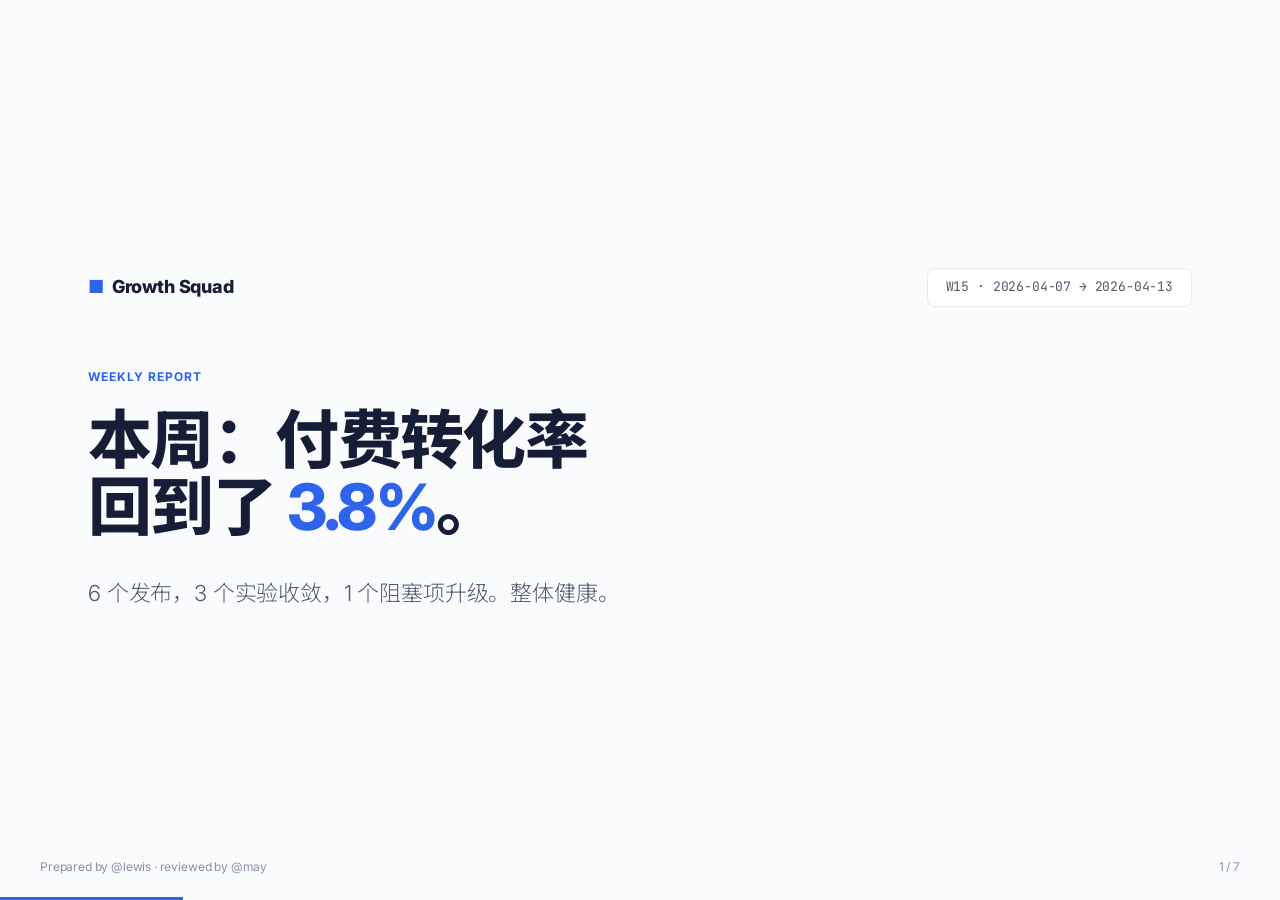
<file: .agents/skills/html-ppt/templates/full-decks/weekly-report/index.html>
<!DOCTYPE html>
<html lang="zh-CN">
<head>
<meta charset="utf-8"><meta name="viewport" content="width=device-width,initial-scale=1">
<title>Growth Squad · Weekly W15</title>
<link rel="stylesheet" href="../../../assets/fonts.css">
<link rel="stylesheet" href="../../../assets/base.css">
<link rel="stylesheet" href="../../../assets/animations/animations.css">
<link rel="stylesheet" href="style.css">
</head>
<body class="tpl-weekly-report">
<div class="deck">

  <!-- 1. Cover -->
  <section class="slide" data-title="Cover">
    <div class="cover-head">
      <div class="logo">Growth Squad</div>
      <div class="week-chip">W15 · 2026-04-07 → 2026-04-13</div>
    </div>
    <p class="kicker">WEEKLY REPORT</p>
    <h1 class="h1 mt-s">本周：付费转化率<br>回到了 <span style="color:var(--accent)">3.8%</span>。</h1>
    <p class="lede mt-m">6 个发布，3 个实验收敛，1 个阻塞项升级。整体健康。</p>
    <div class="deck-footer"><span>Prepared by @lewis · reviewed by @may</span><span class="slide-number" data-current="1" data-total="7"></span></div>
  </section>

  <!-- 2. KPI -->
  <section class="slide" data-title="KPIs">
    <p class="kicker">HIGHLIGHTS · KPIs</p>
    <h2 class="h2">本周核心指标</h2>
    <div class="grid g4 mt-l">
      <div class="kpi good"><div class="label">Paid conv.</div><div class="value">3.82%</div><div class="delta up">▲ +0.4 pts WoW</div></div>
      <div class="kpi good"><div class="label">MRR</div><div class="value">$148k</div><div class="delta up">▲ +6.1%</div></div>
      <div class="kpi"><div class="label">Signups</div><div class="value">12,430</div><div class="delta flat">— +0.3%</div></div>
      <div class="kpi bad"><div class="label">D7 retention</div><div class="value">41%</div><div class="delta down">▼ -1.8 pts</div></div>
      <div class="kpi good"><div class="label">NPS</div><div class="value">64</div><div class="delta up">▲ +3</div></div>
      <div class="kpi"><div class="label">Support tickets</div><div class="value">318</div><div class="delta flat">— -12</div></div>
      <div class="kpi warn"><div class="label">p95 latency</div><div class="value">412ms</div><div class="delta down">▼ +38ms</div></div>
      <div class="kpi good"><div class="label">Deploys</div><div class="value">37</div><div class="delta up">▲ +9</div></div>
    </div>
  </section>

  <!-- 3. Shipped -->
  <section class="slide" data-title="Shipped">
    <p class="kicker">SHIPPED THIS WEEK · 6 items</p>
    <h2 class="h2">Shipped</h2>
    <div class="mt-l" style="max-width:980px">
      <div class="ship-item"><span class="tag feat">FEAT</span><div><b>New onboarding checklist v3</b><p class="dim" style="font-size:13px;margin:2px 0 0">4-step checklist replaces the old 7-step modal. A/B won +18% activation.</p></div><span class="owner">@may</span></div>
      <div class="ship-item"><span class="tag feat">FEAT</span><div><b>Stripe Tax auto-filing</b><p class="dim" style="font-size:13px;margin:2px 0 0">Quarterly filings now handled for 12 US states via Stripe Tax API.</p></div><span class="owner">@raj</span></div>
      <div class="ship-item"><span class="tag exp">EXP</span><div><b>Pricing page hero test</b><p class="dim" style="font-size:13px;margin:2px 0 0">"From $29" vs "Free trial" headline. Free-trial wins +22% click-through.</p></div><span class="owner">@lewis</span></div>
      <div class="ship-item"><span class="tag fix">FIX</span><div><b>Edge case in SSO redirect</b><p class="dim" style="font-size:13px;margin:2px 0 0">Google Workspace users with custom domains now land on the correct workspace.</p></div><span class="owner">@eli</span></div>
      <div class="ship-item"><span class="tag infra">INFRA</span><div><b>Postgres 16 upgrade</b><p class="dim" style="font-size:13px;margin:2px 0 0">Zero-downtime migration. Query p50 down 14%, p95 down 9%.</p></div><span class="owner">@raj</span></div>
      <div class="ship-item"><span class="tag feat">FEAT</span><div><b>Referral rewards v1</b><p class="dim" style="font-size:13px;margin:2px 0 0">Both sides get 1 month free. Dashboard + email flow live behind flag.</p></div><span class="owner">@may</span></div>
    </div>
  </section>

  <!-- 4. Metrics chart -->
  <section class="slide" data-title="Metrics">
    <p class="kicker">METRIC DEEP-DIVE</p>
    <h2 class="h2">Paid conversion, last 8 weeks</h2>
    <div class="chart mt-l">
      <div class="row" style="justify-content:space-between"><h4>Paid conv. rate · weekly</h4><span class="pill" style="background:var(--surface-2);color:var(--text-2)">target: 4.0%</span></div>
      <div class="chart-bars">
        <div class="col"><div class="b" data-v="3.1%" style="height:58%"></div><div class="lbl">W08</div></div>
        <div class="col"><div class="b" data-v="3.3%" style="height:64%"></div><div class="lbl">W09</div></div>
        <div class="col"><div class="b" data-v="3.5%" style="height:72%"></div><div class="lbl">W10</div></div>
        <div class="col"><div class="b" data-v="3.6%" style="height:75%"></div><div class="lbl">W11</div></div>
        <div class="col"><div class="b" data-v="3.4%" style="height:68%"></div><div class="lbl">W12</div></div>
        <div class="col"><div class="b" data-v="3.0%" style="height:55%"></div><div class="lbl">W13</div></div>
        <div class="col"><div class="b" data-v="3.4%" style="height:68%"></div><div class="lbl">W14</div></div>
        <div class="col"><div class="b" data-v="3.8%" style="height:88%"></div><div class="lbl">W15</div></div>
      </div>
      <p class="dim mt-m" style="font-size:13px;margin-top:36px">Drop in W13 tracked to a broken Stripe webhook (fixed W14). Rebound in W15 is driven by the new onboarding checklist.</p>
    </div>
  </section>

  <!-- 5. Blockers -->
  <section class="slide" data-title="Blockers">
    <p class="kicker">BLOCKERS · 3 items</p>
    <h2 class="h2">Needs attention</h2>
    <div class="mt-l" style="max-width:900px">
      <div class="blocker">
        <h4>p95 latency regressed to 412ms (+38ms)</h4>
        <p>Traced to the new recommender service under load. Adding caching layer + connection pooling.</p>
        <div class="meta">owner: @raj · ETA: W16 Wed · severity: medium</div>
      </div>
      <div class="blocker">
        <h4>Apple Pay disabled in EU for 3 days</h4>
        <p>Stripe credential rotation wasn't synced to the EU account. Fixed, but cost ~$4.2k in lost checkouts.</p>
        <div class="meta">owner: @eli · severity: high · postmortem in progress</div>
      </div>
      <div class="blocker">
        <h4>D7 retention down 1.8 points</h4>
        <p>Cohort analysis shows it's isolated to the free-trial pricing test. Need to decide: kill test, or push through W16.</p>
        <div class="meta">owner: @lewis · needs decision from @may by Monday</div>
      </div>
    </div>
  </section>

  <!-- 6. Next week -->
  <section class="slide" data-title="Next Week">
    <p class="kicker">NEXT WEEK · W16 plan</p>
    <h2 class="h2">下周重点</h2>
    <div class="mt-l" style="max-width:960px">
      <div class="next-row"><div class="owner">@raj</div><div class="task"><b>Ship recommender cache layer</b><span>blocker · must land Wed</span></div></div>
      <div class="next-row"><div class="owner">@may</div><div class="task"><b>Referral rewards · flag rollout to 100%</b><span>milestone · targets +3% WoW signups</span></div></div>
      <div class="next-row"><div class="owner">@lewis</div><div class="task"><b>Pricing test: decision doc + readout</b><span>deadline Mon noon</span></div></div>
      <div class="next-row"><div class="owner">@eli</div><div class="task"><b>Apple Pay postmortem + runbook update</b><span>include in W16 eng review</span></div></div>
      <div class="next-row"><div class="owner">squad</div><div class="task"><b>Q2 OKR planning offsite</b><span>Thu 2–5pm · async pre-reads Wed</span></div></div>
    </div>
  </section>

  <!-- 7. Thanks -->
  <section class="slide center tc" data-title="Thanks">
    <div>
      <p class="kicker">FIN · week 15</p>
      <h1 class="h1" style="font-size:100px">Thanks, team 🫶</h1>
      <p class="lede" style="margin:16px auto">Solid week. Rebound earned, not luck.</p>
      <div class="row mt-l" style="justify-content:center;gap:16px">
        <span class="week-chip">Next report: Mon W16</span>
        <span class="week-chip">questions → #growth-squad</span>
      </div>
    </div>
  </section>

</div>
<script src="../../../assets/runtime.js"></script>
</body></html>
</file>
<file: .agents/skills/html-ppt/assets/fonts.css>
/* html-ppt :: shared webfonts */
@import url('https://fonts.googleapis.com/css2?family=Inter:wght@200;300;400;500;600;700;800;900&display=swap');
@import url('https://fonts.googleapis.com/css2?family=Noto+Sans+SC:wght@200;300;400;500;600;700;900&display=swap');
@import url('https://fonts.googleapis.com/css2?family=Noto+Serif+SC:wght@300;400;600;700&display=swap');
@import url('https://fonts.googleapis.com/css2?family=JetBrains+Mono:wght@400;500;700&display=swap');
@import url('https://fonts.googleapis.com/css2?family=Playfair+Display:ital,wght@0,400;0,600;0,800;1,400&display=swap');
@import url('https://fonts.googleapis.com/css2?family=Space+Grotesk:wght@300;400;500;600;700&display=swap');
@import url('https://fonts.googleapis.com/css2?family=IBM+Plex+Mono:wght@300;400;500;700&display=swap');
@import url('https://fonts.googleapis.com/css2?family=Archivo+Black&display=swap');
</file>
<file: .agents/skills/html-ppt/assets/base.css>
/* html-ppt :: base.css — reset + shared tokens + layout primitives */
/* Default tokens. Themes in assets/themes/*.css override the :root block. */
:root {
  --bg: #ffffff;
  --bg-soft: #f7f7f8;
  --surface: #ffffff;
  --surface-2: #f2f2f4;
  --border: rgba(0,0,0,.08);
  --border-strong: rgba(0,0,0,.16);
  --text-1: #111216;
  --text-2: #55596a;
  --text-3: #8a8f9e;
  --accent: #3b6cff;
  --accent-2: #7a5cff;
  --accent-3: #ff5c8a;
  --good: #1aaf6c;
  --warn: #f5a524;
  --bad:  #e0445a;
  --grad: linear-gradient(135deg,#3b6cff,#7a5cff 55%,#ff5c8a);
  --grad-soft: linear-gradient(135deg,#eef2ff,#f5ecff 55%,#ffeef5);
  --radius: 18px;
  --radius-sm: 12px;
  --radius-lg: 26px;
  --shadow: 0 10px 30px rgba(18,24,40,.08), 0 2px 6px rgba(18,24,40,.04);
  --shadow-lg: 0 24px 60px rgba(18,24,40,.14), 0 6px 16px rgba(18,24,40,.06);
  --font-sans: 'Inter','Noto Sans SC',-apple-system,BlinkMacSystemFont,Helvetica,Arial,sans-serif;
  --font-serif: 'Playfair Display','Noto Serif SC',Georgia,serif;
  --font-mono: 'JetBrains Mono','IBM Plex Mono',SFMono-Regular,Menlo,monospace;
  --font-display: var(--font-sans);
  --letter-tight: -.03em;
  --letter-normal: -.01em;
  --ease: cubic-bezier(.4,0,.2,1);
}

*,*::before,*::after{box-sizing:border-box}
html,body{margin:0;padding:0;background:var(--bg);color:var(--text-1);
  font-family:var(--font-sans);font-weight:400;line-height:1.6;
  -webkit-font-smoothing:antialiased;-moz-osx-font-smoothing:grayscale;
  letter-spacing:var(--letter-normal)}
img,svg,video{max-width:100%;display:block}
a{color:var(--accent);text-decoration:none}
a:hover{text-decoration:underline}
code,kbd,pre,samp{font-family:var(--font-mono)}

/* ================= SLIDE SYSTEM ================= */
.deck{position:relative;width:100vw;height:100vh;overflow:hidden;background:var(--bg)}
.slide{
  position:absolute;inset:0;
  display:flex;flex-direction:column;justify-content:center;
  padding:72px 96px;
  box-sizing:border-box;
  opacity:0;pointer-events:none;
  transition:opacity .5s var(--ease), transform .5s var(--ease);
  transform:translateX(30px);
  overflow:hidden;
}
.slide.is-active{opacity:1;pointer-events:auto;transform:translateX(0);z-index:2}
.slide.is-prev{transform:translateX(-30px)}

/* single-page standalone (used when a layout file is opened directly) */
body.single .slide{position:relative;width:100vw;height:100vh;opacity:1;transform:none;pointer-events:auto}

/* ================= TYPOGRAPHY ================= */
.eyebrow{font-size:13px;font-weight:500;letter-spacing:.16em;text-transform:uppercase;color:var(--text-3)}
.kicker{font-size:14px;font-weight:600;color:var(--accent);letter-spacing:.08em;text-transform:uppercase}
h1.title,.h1{font-family:var(--font-display);font-size:72px;line-height:1.05;font-weight:800;letter-spacing:var(--letter-tight);margin:0 0 18px;color:var(--text-1)}
h2.title,.h2{font-family:var(--font-display);font-size:54px;line-height:1.1;font-weight:700;letter-spacing:var(--letter-tight);margin:0 0 14px}
h3,.h3{font-size:32px;line-height:1.2;font-weight:600;letter-spacing:var(--letter-normal);margin:0 0 10px}
h4,.h4{font-size:22px;line-height:1.3;font-weight:600;margin:0 0 8px}
.lede{font-size:22px;line-height:1.55;color:var(--text-2);font-weight:300;max-width:62ch}
.dim{color:var(--text-2)}
.dim2{color:var(--text-3)}
.mono{font-family:var(--font-mono)}
.serif{font-family:var(--font-serif)}
.gradient-text{background:var(--grad);-webkit-background-clip:text;background-clip:text;-webkit-text-fill-color:transparent;color:transparent}

/* ================= LAYOUT PRIMITIVES ================= */
.stack>*+*{margin-top:14px}
.row{display:flex;gap:24px;align-items:center}
.row.wrap{flex-wrap:wrap}
.grid{display:grid;gap:24px}
.g2{grid-template-columns:repeat(2,1fr)}
.g3{grid-template-columns:repeat(3,1fr)}
.g4{grid-template-columns:repeat(4,1fr)}
.center{display:flex;align-items:center;justify-content:center;text-align:center}
.fill{flex:1}
.sp-t{padding-top:24px}.sp-b{padding-bottom:24px}
.mt-s{margin-top:8px}.mt-m{margin-top:18px}.mt-l{margin-top:32px}
.mb-s{margin-bottom:8px}.mb-m{margin-bottom:18px}.mb-l{margin-bottom:32px}

/* ================= CARDS ================= */
.card{background:var(--surface);border:1px solid var(--border);border-radius:var(--radius);
  padding:26px 28px;box-shadow:var(--shadow);position:relative;overflow:hidden}
.card-soft{background:var(--surface-2);border:1px solid var(--border)}
.card-outline{background:transparent;border:1.5px solid var(--border-strong);box-shadow:none}
.card-accent{background:var(--surface);border-top:3px solid var(--accent)}
.card-hover{transition:transform .3s var(--ease),box-shadow .3s var(--ease)}
.card-hover:hover{transform:translateY(-4px);box-shadow:var(--shadow-lg)}

.pill{display:inline-block;padding:4px 12px;border-radius:999px;font-size:12px;font-weight:500;
  background:var(--surface-2);color:var(--text-2);border:1px solid var(--border)}
.pill-accent{background:color-mix(in srgb,var(--accent) 12%,transparent);color:var(--accent);border-color:color-mix(in srgb,var(--accent) 28%,transparent)}

/* ================= BARS / DIVIDERS ================= */
.divider{height:1px;background:var(--border);width:100%}
.divider-accent{height:3px;width:72px;background:var(--accent);border-radius:2px}

/* ================= CHROME (header/footer/progress) ================= */
.deck-header{position:absolute;top:24px;left:40px;right:40px;display:flex;align-items:center;justify-content:space-between;
  font-size:12px;color:var(--text-3);letter-spacing:.12em;text-transform:uppercase;z-index:10;pointer-events:none}
.deck-footer{position:absolute;bottom:24px;left:40px;right:40px;display:flex;align-items:center;justify-content:space-between;
  font-size:12px;color:var(--text-3);z-index:10;pointer-events:none}
.slide-number::before{content:attr(data-current)}
.slide-number::after{content:" / " attr(data-total)}
.progress-bar{position:fixed;left:0;right:0;bottom:0;height:3px;background:transparent;z-index:20}
.progress-bar > span{display:block;height:100%;width:0;background:var(--accent);transition:width .3s var(--ease)}

/* ================= PRESENTER / OVERVIEW ================= */
.notes{display:none!important}
.notes-overlay{position:fixed;inset:auto 0 0 0;max-height:42vh;background:rgba(20,22,30,.95);color:#e8ebf4;
  padding:20px 32px;font-size:16px;line-height:1.6;border-top:1px solid rgba(255,255,255,.1);transform:translateY(100%);
  transition:transform .3s var(--ease);z-index:40;overflow:auto;font-family:var(--font-sans)}
.notes-overlay.open{transform:translateY(0)}
.overview{position:fixed;inset:0;background:rgba(10,12,18,.92);backdrop-filter:blur(12px);z-index:50;
  display:none;padding:40px;overflow:auto}
.overview.open{display:grid;grid-template-columns:repeat(4,1fr);gap:20px;align-content:start}
.overview .thumb{background:var(--surface);border:1px solid var(--border);border-radius:12px;
  aspect-ratio:16/9;overflow:hidden;cursor:pointer;position:relative;color:var(--text-1);padding:16px;
  font-size:11px;transition:transform .2s var(--ease)}
.overview .thumb:hover{transform:scale(1.04)}
.overview .thumb .n{position:absolute;top:8px;left:10px;font-weight:700;font-size:14px;color:var(--text-3)}
.overview .thumb .t{position:absolute;bottom:10px;left:14px;right:14px;font-weight:600;color:var(--text-1)}

/* ================= PRESENTER VIEW ================= */
/* Presenter view opens in a separate popup window (S key).
 * All presenter styles are self-contained in the popup HTML generated by runtime.js.
 * The audience window (this file) is NOT affected — it stays as normal deck view.
 * Only the .notes class below is needed to hide speaker notes from audience. */

/* ================= UTILITY ================= */
.hidden{display:none!important}
.nowrap{white-space:nowrap}
.tr{text-align:right}.tc{text-align:center}.tl{text-align:left}
.uppercase{text-transform:uppercase;letter-spacing:.12em}

/* ================= PRINT ================= */
@media print{
  .slide{position:relative;opacity:1!important;transform:none!important;page-break-after:always;height:100vh}
  .deck-header,.deck-footer,.progress-bar,.notes-overlay,.overview{display:none!important}
}
</file>
<file: .agents/skills/html-ppt/assets/themes/engineering-whiteprint.css>
/* theme: engineering-whiteprint — 工程白图 */
:root{
  --bg:#ffffff;--bg-soft:#f8fafc;--surface:#ffffff;--surface-2:#f4f7fb;
  --border:rgba(10,30,70,.22);--border-strong:#0a1e46;
  --text-1:#0a1e46;--text-2:#3a4a6a;--text-3:#8090a8;
  --accent:#0a1e46;--accent-2:#1e5ac4;--accent-3:#c42a10;
  --good:#1a6a3a;--warn:#c47a10;--bad:#c42a10;
  --grad:linear-gradient(135deg,#0a1e46,#1e5ac4);
  --grad-soft:linear-gradient(135deg,#eaf0fb,#f4f7fb);
  --radius:0px;--radius-sm:0px;--radius-lg:0px;
  --shadow:none;
  --shadow-lg:0 0 0 1px var(--border-strong);
  --font-sans:'Inter','Noto Sans SC',sans-serif;
  --font-mono:'JetBrains Mono','IBM Plex Mono',monospace;
  --font-display:'JetBrains Mono','Inter',monospace;
}
body{background:
  repeating-linear-gradient(0deg,rgba(10,30,70,.07) 0 1px,transparent 1px 40px),
  repeating-linear-gradient(90deg,rgba(10,30,70,.07) 0 1px,transparent 1px 40px),
  #ffffff}
.card{border:1px solid var(--border-strong);box-shadow:none;background:rgba(255,255,255,.85)}
.divider{background:var(--border-strong);height:1px}
.divider-accent{background:var(--border-strong);height:1px;width:100%}
.kicker{font-family:var(--font-mono);color:var(--accent-2);letter-spacing:.18em}
h1.title,h2.title,.h1,.h2{font-weight:600}
.pill{font-family:var(--font-mono);border:1px solid var(--border-strong);border-radius:0}
</file>
<file: .agents/skills/html-ppt/assets/animations/animations.css>
/* html-ppt :: animations.css
 * Apply by adding class="anim-<name>" or data-anim="<name>".
 * Durations are deliberately snappy; tweak --anim-dur per element.
 */
:root{--anim-dur:.7s;--anim-ease:cubic-bezier(.4,0,.2,1)}

/* ---------- FADE DIRECTIONALS ---------- */
@keyframes kf-fade-up{from{opacity:0;transform:translateY(32px)}to{opacity:1;transform:none}}
@keyframes kf-fade-down{from{opacity:0;transform:translateY(-32px)}to{opacity:1;transform:none}}
@keyframes kf-fade-left{from{opacity:0;transform:translateX(-40px)}to{opacity:1;transform:none}}
@keyframes kf-fade-right{from{opacity:0;transform:translateX(40px)}to{opacity:1;transform:none}}
.anim-fade-up{animation:kf-fade-up var(--anim-dur) var(--anim-ease) both}
.anim-fade-down{animation:kf-fade-down var(--anim-dur) var(--anim-ease) both}
.anim-fade-left{animation:kf-fade-left var(--anim-dur) var(--anim-ease) both}
.anim-fade-right{animation:kf-fade-right var(--anim-dur) var(--anim-ease) both}

/* ---------- RISE / DROP / ZOOM / BLUR / GLITCH ---------- */
@keyframes kf-rise{from{opacity:0;transform:translateY(60px) scale(.97);filter:blur(6px)}to{opacity:1;transform:none;filter:none}}
@keyframes kf-drop{from{opacity:0;transform:translateY(-60px) scale(.97)}to{opacity:1;transform:none}}
@keyframes kf-zoom{0%{opacity:0;transform:scale(.6)}60%{transform:scale(1.04)}100%{opacity:1;transform:scale(1)}}
@keyframes kf-blur{from{opacity:0;filter:blur(18px)}to{opacity:1;filter:none}}
@keyframes kf-glitch{0%{opacity:0;transform:translateX(0);clip-path:inset(0 0 0 0)}
  20%{opacity:1;transform:translateX(-6px);clip-path:inset(20% 0 30% 0)}
  40%{transform:translateX(4px);clip-path:inset(50% 0 10% 0)}
  60%{transform:translateX(-3px);clip-path:inset(10% 0 60% 0)}
  80%{transform:translateX(2px);clip-path:inset(0 0 0 0)}
  100%{opacity:1;transform:none}}
.anim-rise-in{animation:kf-rise .9s var(--anim-ease) both}
.anim-drop-in{animation:kf-drop .8s var(--anim-ease) both}
.anim-zoom-pop{animation:kf-zoom .7s cubic-bezier(.22,1.3,.36,1) both}
.anim-blur-in{animation:kf-blur .8s var(--anim-ease) both}
.anim-glitch-in{animation:kf-glitch .8s steps(5,end) both}

/* ---------- TYPEWRITER ---------- */
.anim-typewriter{display:inline-block;overflow:hidden;white-space:nowrap;border-right:2px solid currentColor;
  width:0;animation:kf-type 2.4s steps(40,end) forwards, kf-caret 1s step-end infinite}
@keyframes kf-type{to{width:100%}}
@keyframes kf-caret{50%{border-color:transparent}}

/* ---------- GLOW / SHIMMER / GRADIENT-FLOW ---------- */
@keyframes kf-neon{0%,100%{text-shadow:0 0 8px var(--accent),0 0 20px var(--accent)}
  50%{text-shadow:0 0 16px var(--accent),0 0 40px var(--accent),0 0 80px var(--accent)}}
.anim-neon-glow{animation:kf-neon 2s ease-in-out infinite}

.anim-shimmer-sweep{position:relative;overflow:hidden}
.anim-shimmer-sweep::after{content:"";position:absolute;inset:0;
  background:linear-gradient(110deg,transparent 40%,rgba(255,255,255,.55) 50%,transparent 60%);
  transform:translateX(-100%);animation:kf-shimmer 2.4s var(--anim-ease) infinite}
@keyframes kf-shimmer{to{transform:translateX(100%)}}

.anim-gradient-flow{background:linear-gradient(90deg,var(--accent),var(--accent-2,var(--accent)),var(--accent-3,var(--accent)),var(--accent));
  background-size:300% 100%;-webkit-background-clip:text;background-clip:text;color:transparent;-webkit-text-fill-color:transparent;
  animation:kf-gradflow 4s linear infinite}
@keyframes kf-gradflow{to{background-position:300% 0}}

/* ---------- STAGGER LIST ---------- */
.anim-stagger-list > *{opacity:0;animation:kf-rise .65s var(--anim-ease) both}
.anim-stagger-list > *:nth-child(1){animation-delay:.05s}
.anim-stagger-list > *:nth-child(2){animation-delay:.15s}
.anim-stagger-list > *:nth-child(3){animation-delay:.25s}
.anim-stagger-list > *:nth-child(4){animation-delay:.35s}
.anim-stagger-list > *:nth-child(5){animation-delay:.45s}
.anim-stagger-list > *:nth-child(6){animation-delay:.55s}
.anim-stagger-list > *:nth-child(7){animation-delay:.65s}
.anim-stagger-list > *:nth-child(8){animation-delay:.75s}
.anim-stagger-list > *:nth-child(n+9){animation-delay:.85s}

/* ---------- COUNTER-UP (JS-driven, marker class only) ---------- */
.counter{font-variant-numeric:tabular-nums}

/* ---------- SVG PATH DRAW ---------- */
.anim-path-draw path,.anim-path-draw line,.anim-path-draw polyline,.anim-path-draw circle,.anim-path-draw rect{
  stroke-dasharray:1000;stroke-dashoffset:1000;animation:kf-draw 2s var(--anim-ease) forwards}
@keyframes kf-draw{to{stroke-dashoffset:0}}

/* ---------- PARALLAX TILT (hover) ---------- */
.anim-parallax-tilt{transform-style:preserve-3d;transition:transform .4s var(--anim-ease)}
.anim-parallax-tilt:hover{transform:perspective(900px) rotateX(6deg) rotateY(-8deg) translateZ(10px)}

/* ---------- CARD FLIP 3D ---------- */
@keyframes kf-flip{from{transform:perspective(1200px) rotateY(-90deg);opacity:0}
  to{transform:perspective(1200px) rotateY(0);opacity:1}}
.anim-card-flip-3d{animation:kf-flip .9s var(--anim-ease) both;transform-style:preserve-3d;backface-visibility:hidden}

/* ---------- CUBE ROTATE 3D ---------- */
@keyframes kf-cube{from{transform:perspective(1200px) rotateX(20deg) rotateY(-90deg) translateZ(-200px);opacity:0}
  to{transform:perspective(1200px) rotateX(0) rotateY(0) translateZ(0);opacity:1}}
.anim-cube-rotate-3d{animation:kf-cube 1s var(--anim-ease) both}

/* ---------- PAGE TURN 3D ---------- */
@keyframes kf-pageturn{from{transform:perspective(1600px) rotateY(-85deg);transform-origin:left center;opacity:0}
  to{transform:perspective(1600px) rotateY(0);opacity:1}}
.anim-page-turn-3d{animation:kf-pageturn 1s var(--anim-ease) both;transform-origin:left center}

/* ---------- PERSPECTIVE ZOOM ---------- */
@keyframes kf-pzoom{from{opacity:0;transform:perspective(1400px) translateZ(-400px) rotateX(12deg)}
  to{opacity:1;transform:none}}
.anim-perspective-zoom{animation:kf-pzoom 1s var(--anim-ease) both}

/* ---------- MARQUEE SCROLL ---------- */
.anim-marquee-scroll{display:flex;gap:48px;white-space:nowrap;animation:kf-marquee 20s linear infinite}
@keyframes kf-marquee{from{transform:translateX(0)}to{transform:translateX(-50%)}}

/* ---------- KEN BURNS ---------- */
@keyframes kf-kenburns{0%{transform:scale(1) translate(0,0)}100%{transform:scale(1.15) translate(-2%,-1%)}}
.anim-kenburns{animation:kf-kenburns 14s ease-in-out infinite alternate}

/* ---------- CONFETTI BURST (pseudo — pure CSS sparkles) ---------- */
.anim-confetti-burst{position:relative}
.anim-confetti-burst::before,.anim-confetti-burst::after{
  content:"";position:absolute;top:50%;left:50%;width:8px;height:8px;border-radius:50%;
  background:var(--accent);box-shadow:
    20px -30px 0 var(--accent-2,var(--accent)),-25px -20px 0 var(--accent-3,var(--accent)),
    30px 20px 0 var(--good,#1aaf6c),-30px 25px 0 var(--warn,#f5a524),
    40px -10px 0 var(--bad,#e0445a),-45px 0 0 var(--accent),
    10px 40px 0 var(--accent-2,var(--accent)),-15px -40px 0 var(--accent-3,var(--accent));
  opacity:0;animation:kf-confetti 1.2s var(--anim-ease) forwards}
.anim-confetti-burst::after{animation-delay:.15s;transform:rotate(45deg)}
@keyframes kf-confetti{0%{opacity:0;transform:scale(.2)}30%{opacity:1}100%{opacity:0;transform:scale(2.2)}}

/* ---------- SPOTLIGHT ---------- */
@keyframes kf-spot{0%{clip-path:circle(0% at 50% 50%)}100%{clip-path:circle(140% at 50% 50%)}}
.anim-spotlight{animation:kf-spot 1.1s var(--anim-ease) both}

/* ---------- MORPH SHAPE (SVG) ---------- */
.anim-morph-shape path{animation:kf-morph 6s ease-in-out infinite alternate}
@keyframes kf-morph{0%{d:path("M60,120 Q120,20 180,120 T300,120")}
  100%{d:path("M60,120 Q120,220 180,120 T300,120")}}

/* ---------- RIPPLE REVEAL ---------- */
@keyframes kf-ripple{0%{clip-path:circle(0% at 20% 80%);opacity:.4}
  100%{clip-path:circle(160% at 20% 80%);opacity:1}}
.anim-ripple-reveal{animation:kf-ripple 1.2s var(--anim-ease) both}

/* reduced motion */
@media (prefers-reduced-motion: reduce){
  [class*="anim-"]{animation:none!important;transition:none!important}
}
</file>
<file: diagnosis-agent-tech-share/style.css>
.tpl-diagnosis-agent-share {
  --panel: rgba(255, 255, 255, .74);
  --panel-soft: rgba(255, 255, 255, .48);
}

.tpl-diagnosis-agent-share .slide {
  padding: 62px 78px;
}

.tpl-diagnosis-agent-share .kicker,
.tpl-diagnosis-agent-share .label {
  font-family: var(--font-mono, monospace);
  text-transform: uppercase;
  letter-spacing: .15em;
  color: var(--accent-2);
}

.tpl-diagnosis-agent-share .kicker {
  font-size: 12px;
  margin: 0 0 16px;
}

.tpl-diagnosis-agent-share .label {
  display: block;
  font-size: 10px;
  margin-bottom: 9px;
}

.tpl-diagnosis-agent-share .h1,
.tpl-diagnosis-agent-share .h2 {
  font-family: var(--font-display, monospace);
  color: var(--text-1);
  letter-spacing: 0;
  margin: 0;
}

.tpl-diagnosis-agent-share .h1 {
  font-size: clamp(52px, 6.5vw, 82px);
  line-height: 1.04;
}

.tpl-diagnosis-agent-share .h2 {
  font-size: clamp(34px, 4.1vw, 50px);
  line-height: 1.14;
  max-width: 1540px;
}

.tpl-diagnosis-agent-share .accent {
  color: var(--accent-2);
}

.tpl-diagnosis-agent-share .lede {
  margin: 28px 0 0;
  max-width: 920px;
  font-size: 22px;
  line-height: 1.55;
  color: var(--text-2);
}

.tpl-diagnosis-agent-share p,
.tpl-diagnosis-agent-share li {
  color: var(--text-2);
  line-height: 1.52;
}

.tpl-diagnosis-agent-share code,
.tpl-diagnosis-agent-share pre {
  font-family: var(--font-mono, monospace);
}

.tpl-diagnosis-agent-share pre {
  margin: 0;
  white-space: pre-wrap;
  color: var(--text-1);
  font-size: 14px;
  line-height: 1.55;
}

.tpl-diagnosis-agent-share ul {
  margin: 14px 0 0;
  padding-left: 20px;
}

.tpl-diagnosis-agent-share li + li {
  margin-top: 6px;
}

.tpl-diagnosis-agent-share .cover {
  display: flex;
  flex-direction: column;
  justify-content: center;
}

.tpl-diagnosis-agent-share .cover-grid,
.tpl-diagnosis-agent-share .agenda,
.tpl-diagnosis-agent-share .case-grid,
.tpl-diagnosis-agent-share .flow-cards,
.tpl-diagnosis-agent-share .arch-layers,
.tpl-diagnosis-agent-share .branches,
.tpl-diagnosis-agent-share .investigation-grid,
.tpl-diagnosis-agent-share .evidence-table,
.tpl-diagnosis-agent-share .evidence-wall,
.tpl-diagnosis-agent-share .tag-row,
.tpl-diagnosis-agent-share .eval-grid,
.tpl-diagnosis-agent-share .rule-grid {
  display: grid;
  gap: 16px;
}

.tpl-diagnosis-agent-share .cover-grid {
  grid-template-columns: 1.45fr .8fr 1.2fr;
  gap: 0;
  margin-top: 58px;
  border: 1px solid var(--border-strong);
}

.tpl-diagnosis-agent-share .cover-grid > div {
  min-height: 126px;
  padding: 22px 24px;
  background: var(--panel);
  border-right: 1px solid var(--border-strong);
}

.tpl-diagnosis-agent-share .cover-grid > div:last-child {
  border-right: 0;
}

.tpl-diagnosis-agent-share .cover-grid strong {
  display: block;
  font-size: 18px;
  line-height: 1.45;
  color: var(--text-1);
}

.tpl-diagnosis-agent-share .agenda {
  margin-top: 34px;
}

.tpl-diagnosis-agent-share .agenda-row {
  display: grid;
  grid-template-columns: 58px 220px 1fr;
  align-items: center;
  gap: 20px;
  padding: 18px 20px;
  border: 1px solid var(--border-strong);
  background: var(--panel);
}

.tpl-diagnosis-agent-share .agenda-row span,
.tpl-diagnosis-agent-share .flow-cards span {
  font-family: var(--font-mono, monospace);
  font-weight: 700;
  color: var(--accent-2);
}

.tpl-diagnosis-agent-share .agenda-row strong {
  color: var(--text-1);
  font-size: 22px;
}

.tpl-diagnosis-agent-share .agenda-row p,
.tpl-diagnosis-agent-share .agenda-row em {
  margin: 0;
}

.tpl-diagnosis-agent-share .agenda-row em {
  font-style: normal;
  font-family: var(--font-mono, monospace);
  color: var(--text-3);
  font-size: 13px;
  line-height: 1.5;
}

.tpl-diagnosis-agent-share .demo-layout {
  display: grid;
  grid-template-columns: .92fr 1.35fr;
  gap: 24px;
  margin-top: 26px;
}

.tpl-diagnosis-agent-share .question-box,
.tpl-diagnosis-agent-share .flow-cards > div,
.tpl-diagnosis-agent-share .case-grid > div,
.tpl-diagnosis-agent-share .arch-layers > div,
.tpl-diagnosis-agent-share .node,
.tpl-diagnosis-agent-share .investigation-grid > div,
.tpl-diagnosis-agent-share .evidence-table > div,
.tpl-diagnosis-agent-share .evidence-wall > div,
.tpl-diagnosis-agent-share .pyramid > div,
.tpl-diagnosis-agent-share .compare-wide > div,
.tpl-diagnosis-agent-share .spec-pipeline > div:not(.arrow),
.tpl-diagnosis-agent-share .eval-grid > div,
.tpl-diagnosis-agent-share .summary-meta,
.tpl-diagnosis-agent-share .definition,
.tpl-diagnosis-agent-share .principle,
.tpl-diagnosis-agent-share .note-line,
.tpl-diagnosis-agent-share .big-claim {
  border: 1px solid var(--border-strong);
  background: var(--panel);
}

.tpl-diagnosis-agent-share .question-box {
  padding: 26px 26px;
  min-height: 360px;
}

.tpl-diagnosis-agent-share .question-box p {
  margin: 0;
  font-size: 24px;
  line-height: 1.7;
  color: var(--text-1);
}

.tpl-diagnosis-agent-share .question-box b {
  color: var(--accent-2);
  font-weight: 800;
}

.tpl-diagnosis-agent-share .flow-cards {
  grid-template-columns: 1fr 1fr;
}

.tpl-diagnosis-agent-share .flow-cards > div {
  padding: 20px 20px;
  min-height: 172px;
}

.tpl-diagnosis-agent-share .flow-cards strong,
.tpl-diagnosis-agent-share .case-grid h3,
.tpl-diagnosis-agent-share .arch-layers strong,
.tpl-diagnosis-agent-share .investigation-grid strong,
.tpl-diagnosis-agent-share .evidence-table strong,
.tpl-diagnosis-agent-share .eval-grid strong,
.tpl-diagnosis-agent-share .compare-wide h3 {
  display: block;
  margin: 10px 0 8px;
  color: var(--text-1);
  font-size: 20px;
  line-height: 1.3;
}

.tpl-diagnosis-agent-share .flow-cards p,
.tpl-diagnosis-agent-share .case-grid p,
.tpl-diagnosis-agent-share .arch-layers p,
.tpl-diagnosis-agent-share .investigation-grid p,
.tpl-diagnosis-agent-share .evidence-table p,
.tpl-diagnosis-agent-share .evidence-wall p,
.tpl-diagnosis-agent-share .eval-grid p {
  margin: 0;
}

.tpl-diagnosis-agent-share .feedback-strip,
.tpl-diagnosis-agent-share .pipeline-line,
.tpl-diagnosis-agent-share .loop-line,
.tpl-diagnosis-agent-share .cycle {
  display: grid;
  align-items: center;
  gap: 0;
  margin-top: 22px;
}

.tpl-diagnosis-agent-share .feedback-strip {
  grid-template-columns: 1fr 46px 1fr 46px 1fr;
}

.tpl-diagnosis-agent-share .pipeline-line {
  grid-template-columns: 1fr 34px 1fr 34px 1fr 34px 1.2fr 34px 1.3fr;
}

.tpl-diagnosis-agent-share .pipeline-line.compact {
  grid-template-columns: 1.15fr 42px 1fr 42px 1.25fr 42px 1.35fr;
}

.tpl-diagnosis-agent-share .loop-line {
  grid-template-columns: 1fr 34px 1fr 34px 1fr 34px 1fr 34px 1fr 34px 1fr;
}

.tpl-diagnosis-agent-share .cycle {
  grid-template-columns: 1fr 32px 1fr 32px 1fr 32px 1fr 32px 1fr;
  margin: 0;
}

.tpl-diagnosis-agent-share .feedback-strip span,
.tpl-diagnosis-agent-share .pipeline-line span,
.tpl-diagnosis-agent-share .loop-line span,
.tpl-diagnosis-agent-share .cycle span,
.tpl-diagnosis-agent-share .tag-row span,
.tpl-diagnosis-agent-share .rule-grid span {
  padding: 14px 16px;
  border: 1px solid var(--border-strong);
  background: var(--panel);
  text-align: center;
  font-family: var(--font-mono, monospace);
  color: var(--text-1);
  font-size: 13px;
}

.tpl-diagnosis-agent-share .feedback-strip b,
.tpl-diagnosis-agent-share .pipeline-line b,
.tpl-diagnosis-agent-share .loop-line b,
.tpl-diagnosis-agent-share .cycle b,
.tpl-diagnosis-agent-share .arrow {
  height: 1px;
  background: var(--border-strong);
}

.tpl-diagnosis-agent-share .summary-meta {
  display: grid;
  grid-template-columns: 1.5fr .8fr .8fr .7fr;
  align-items: center;
  gap: 14px;
  margin-top: 22px;
  padding: 16px 18px;
}

.tpl-diagnosis-agent-share .summary-meta strong {
  color: var(--text-1);
  font-size: 20px;
}

.tpl-diagnosis-agent-share .summary-meta span {
  font-family: var(--font-mono, monospace);
  color: var(--text-3);
  font-size: 13px;
}

.tpl-diagnosis-agent-share .case-grid {
  grid-template-columns: 1fr 1fr;
  margin-top: 18px;
}

.tpl-diagnosis-agent-share .case-grid > div {
  padding: 22px 24px;
  min-height: 300px;
}

.tpl-diagnosis-agent-share .arch-overview {
  display: grid;
  grid-template-columns: .95fr 1.05fr;
  gap: 22px;
  margin-top: 28px;
}

.tpl-diagnosis-agent-share .arch-flow {
  border: 1px solid var(--border-strong);
  background: var(--panel);
  padding: 18px 20px 20px;
}

.tpl-diagnosis-agent-share .flow-stack {
  display: grid;
  gap: 10px;
}

.tpl-diagnosis-agent-share .flow-step {
  border: 1px solid var(--border-strong);
  background: rgba(255,255,255,.52);
  padding: 12px 14px;
}

.tpl-diagnosis-agent-share .flow-step + .flow-step {
  position: relative;
}

.tpl-diagnosis-agent-share .flow-step + .flow-step::before {
  content: "";
  position: absolute;
  top: -10px;
  left: 28px;
  width: 1px;
  height: 10px;
  background: var(--border-strong);
}

.tpl-diagnosis-agent-share .flow-step strong {
  display: block;
  color: var(--text-1);
  font-size: 18px;
  margin-bottom: 6px;
}

.tpl-diagnosis-agent-share .flow-step p {
  margin: 0;
}

.tpl-diagnosis-agent-share .flow-step ul {
  margin-top: 6px;
}

.tpl-diagnosis-agent-share .flow-step li {
  font-size: 14px;
  line-height: 1.32;
}

.tpl-diagnosis-agent-share .flow-step li + li {
  margin-top: 3px;
}

.tpl-diagnosis-agent-share .flow-step li.subagent {
  margin-left: 18px;
  list-style-type: none;
  color: var(--text-1);
}

.tpl-diagnosis-agent-share .flow-step li.subagent::before {
  content: "└ ";
  color: var(--accent-2);
}

.tpl-diagnosis-agent-share .triage-hub {
  border: 2px solid var(--accent-2);
  color: var(--accent-2);
  background: var(--panel-soft);
  display: flex;
  flex-direction: column;
  align-items: center;
  justify-content: center;
  text-align: center;
  font-family: var(--font-display, monospace);
  font-size: 42px;
  line-height: 1.15;
}

.tpl-diagnosis-agent-share .triage-hub small,
.tpl-diagnosis-agent-share .node small {
  display: block;
  margin-top: 12px;
  font-family: var(--font-mono, monospace);
  font-size: 13px;
  color: var(--text-3);
}

.tpl-diagnosis-agent-share .arch-layers > div {
  padding: 18px 22px;
}

.tpl-diagnosis-agent-share .topology {
  display: grid;
  grid-template-columns: 280px 1fr;
  gap: 24px;
  margin-top: 30px;
}

.tpl-diagnosis-agent-share .triage-chain {
  display: grid;
  grid-template-columns: 1fr 42px 1fr 42px 1fr;
  align-items: stretch;
  margin-top: 30px;
}

.tpl-diagnosis-agent-share .triage-chain > b {
  align-self: center;
  height: 1px;
  background: var(--border-strong);
}

.tpl-diagnosis-agent-share .triage-step,
.tpl-diagnosis-agent-share .context-output > div {
  border: 1px solid var(--border-strong);
  background: var(--panel);
  padding: 24px;
}

.tpl-diagnosis-agent-share .triage-step span {
  display: block;
  font-family: var(--font-mono, monospace);
  color: var(--accent-2);
  font-weight: 800;
  margin-bottom: 18px;
}

.tpl-diagnosis-agent-share .triage-step strong,
.tpl-diagnosis-agent-share .context-output strong {
  display: block;
  color: var(--text-1);
  font-size: 22px;
  margin-bottom: 10px;
}

.tpl-diagnosis-agent-share .triage-step p,
.tpl-diagnosis-agent-share .context-output p {
  margin: 0;
}

.tpl-diagnosis-agent-share .context-output {
  display: grid;
  grid-template-columns: repeat(3, 1fr);
  gap: 16px;
  margin-top: 24px;
}

.tpl-diagnosis-agent-share .branches {
  grid-template-columns: 1fr 1fr;
}

.tpl-diagnosis-agent-share .node {
  padding: 24px;
  color: var(--text-1);
  font-size: 18px;
  line-height: 1.45;
}

.tpl-diagnosis-agent-share .node.main {
  display: flex;
  flex-direction: column;
  justify-content: center;
  text-align: center;
  border: 2px solid var(--accent-2);
  color: var(--accent-2);
  font-family: var(--font-display, monospace);
  font-size: 32px;
}

.tpl-diagnosis-agent-share .rule-grid {
  grid-template-columns: repeat(3, 1fr);
  margin-top: 22px;
}

.tpl-diagnosis-agent-share .rule-grid.four {
  grid-template-columns: repeat(4, 1fr);
  margin-top: 18px;
}

.tpl-diagnosis-agent-share .investigation-grid {
  grid-template-columns: .9fr 1.1fr 1.1fr;
  margin-top: 30px;
}

.tpl-diagnosis-agent-share .investigation-grid > div {
  padding: 24px;
  min-height: 320px;
}

.tpl-diagnosis-agent-share .note-line,
.tpl-diagnosis-agent-share .principle {
  margin-top: 22px;
  padding: 18px 22px;
  font-size: 20px;
  color: var(--text-1);
  text-align: center;
}

.tpl-diagnosis-agent-share .evidence-table {
  grid-template-columns: 1fr;
  margin-top: 28px;
  gap: 10px;
}

.tpl-diagnosis-agent-share .evidence-table > div {
  display: grid;
  grid-template-columns: 190px 1fr 300px;
  gap: 18px;
  align-items: center;
  padding: 14px 18px;
}

.tpl-diagnosis-agent-share .evidence-table strong {
  margin: 0;
  font-family: var(--font-mono, monospace);
  color: var(--accent-2);
}

.tpl-diagnosis-agent-share .evidence-table span {
  font-family: var(--font-mono, monospace);
  color: var(--text-3);
  font-size: 13px;
}

.tpl-diagnosis-agent-share .evidence-wall {
  grid-template-columns: 1fr 1fr;
  margin-top: 28px;
}

.tpl-diagnosis-agent-share .evidence-wall > figure {
  min-height: 190px;
  margin: 0;
  padding: 14px;
  border: 1px solid var(--border-strong);
  background: var(--panel);
  position: relative;
  overflow: hidden;
}

.tpl-diagnosis-agent-share .evidence-wall span {
  display: inline-block;
  font-family: var(--font-mono, monospace);
  color: var(--accent-2);
  margin-bottom: 8px;
  font-weight: 700;
}

.tpl-diagnosis-agent-share .evidence-wall img {
  display: block;
  width: 100%;
  height: 178px;
  object-fit: cover;
  object-position: top left;
  border: 1px solid var(--border-strong);
  background: #fff;
}

.tpl-diagnosis-agent-share .component-showcase {
  margin-top: 22px;
}

.tpl-diagnosis-agent-share .component-stage {
  position: relative;
  height: 620px;
  border: 1px solid var(--border-strong);
  background: #fff;
  overflow: hidden;
}

.tpl-diagnosis-agent-share .component-stage figure {
  position: absolute;
  inset: 0;
  margin: 0;
  padding: 22px;
  opacity: 0;
  display: none;
  grid-template-rows: auto minmax(0, 1fr);
  gap: 12px;
}

.tpl-diagnosis-agent-share .component-stage figure.is-active {
  display: grid;
  opacity: 1;
}

.tpl-diagnosis-agent-share .component-stage span {
  display: none;
}

.tpl-diagnosis-agent-share .component-stage img {
  display: block;
  width: 100%;
  height: 100%;
  object-fit: contain;
  object-position: center top;
  border: 1px solid var(--border-strong);
  background: #fff;
  filter: contrast(1.05) saturate(.96);
}

.tpl-diagnosis-agent-share .component-stage figcaption {
  margin: 0;
  color: var(--text-1);
  font-size: 18px;
  line-height: 1.35;
  font-weight: 700;
}

.tpl-diagnosis-agent-share .component-rail {
  display: grid;
  grid-template-columns: repeat(4, 1fr);
  gap: 0;
  margin-bottom: 12px;
  border: 1px solid var(--border-strong);
}

.tpl-diagnosis-agent-share .component-rail button {
  appearance: none;
  border: 0;
  padding: 12px 14px;
  border-right: 1px solid var(--border-strong);
  background: transparent;
  color: var(--text-2);
  font-family: var(--font-mono, monospace);
  font-size: 14px;
  text-align: center;
  cursor: pointer;
}

.tpl-diagnosis-agent-share .component-rail button:last-child {
  border-right: 0;
}

.tpl-diagnosis-agent-share .component-rail button.is-active {
  background: var(--panel);
  color: var(--accent-2);
  font-weight: 800;
}

.tpl-diagnosis-agent-share .definition {
  margin-top: 22px;
  padding: 18px 22px;
  color: var(--text-1);
  font-size: 24px;
}

.tpl-diagnosis-agent-share .pyramid {
  display: flex;
  flex-direction: column;
  align-items: center;
  gap: 10px;
  margin-top: 24px;
}

.tpl-diagnosis-agent-share .pyramid > div {
  padding: 16px 24px;
  text-align: center;
}

.tpl-diagnosis-agent-share .pyramid > div:nth-child(1) {
  width: 54%;
}

.tpl-diagnosis-agent-share .pyramid > div:nth-child(2) {
  width: 72%;
}

.tpl-diagnosis-agent-share .pyramid > div:nth-child(3) {
  width: 90%;
}

.tpl-diagnosis-agent-share .pyramid strong {
  display: block;
  color: var(--text-1);
  font-size: 20px;
}

.tpl-diagnosis-agent-share .pyramid p {
  margin: 8px 0 0;
}

.tpl-diagnosis-agent-share .tag-row {
  grid-template-columns: repeat(4, 1fr);
  margin-top: 24px;
}

.tpl-diagnosis-agent-share .context-thesis {
  display: grid;
  grid-template-columns: 220px 1fr;
  align-items: center;
  margin-top: 22px;
  border: 1px solid var(--border-strong);
  background: var(--panel);
}

.tpl-diagnosis-agent-share .context-thesis strong {
  padding: 18px 22px;
  border-right: 1px solid var(--border-strong);
  color: var(--accent-2);
  font-size: 22px;
}

.tpl-diagnosis-agent-share .context-thesis span {
  padding: 18px 22px;
  color: var(--text-1);
  font-size: 22px;
  line-height: 1.35;
}

.tpl-diagnosis-agent-share .context-layout {
  display: grid;
  grid-template-columns: 1.18fr .82fr;
  gap: 20px;
  margin-top: 22px;
}

.tpl-diagnosis-agent-share .context-inputs,
.tpl-diagnosis-agent-share .context-ops {
  border: 1px solid var(--border-strong);
  background: var(--paper);
  padding: 18px;
}

.tpl-diagnosis-agent-share .section-label {
  color: var(--accent-2);
  font-family: var(--font-mono, monospace);
  font-size: 13px;
  font-weight: 800;
  letter-spacing: .16em;
  text-transform: uppercase;
}

.tpl-diagnosis-agent-share .context-stack {
  display: grid;
  gap: 12px;
  margin-top: 14px;
}

.tpl-diagnosis-agent-share .context-layer {
  border: 1px solid var(--border-strong);
  background: var(--panel);
  padding: 16px 18px;
}

.tpl-diagnosis-agent-share .context-layer.focus {
  background: var(--panel-strong, var(--panel));
  box-shadow: inset 6px 0 0 var(--accent-2);
}

.tpl-diagnosis-agent-share .context-layer span {
  display: block;
  color: var(--accent-2);
  font-family: var(--font-mono, monospace);
  font-size: 12px;
  font-weight: 800;
  letter-spacing: .12em;
  text-transform: uppercase;
}

.tpl-diagnosis-agent-share .context-layer strong,
.tpl-diagnosis-agent-share .context-ops-grid strong {
  display: block;
  margin-top: 7px;
  color: var(--text-1);
  font-size: 20px;
  line-height: 1.25;
}

.tpl-diagnosis-agent-share .context-layer p,
.tpl-diagnosis-agent-share .context-ops-grid p {
  margin: 8px 0 0;
  color: var(--text-2);
  font-size: 15px;
  line-height: 1.45;
}

.tpl-diagnosis-agent-share .context-ops-grid {
  display: grid;
  grid-template-columns: 1fr 1fr;
  gap: 12px;
  margin-top: 14px;
}

.tpl-diagnosis-agent-share .context-ops-grid > div {
  min-height: 136px;
  border: 1px solid var(--border-strong);
  background: var(--panel);
  padding: 16px;
}

.tpl-diagnosis-agent-share .funnel {
  margin-top: 28px;
}

.tpl-diagnosis-agent-share .funnel-top {
  display: grid;
  grid-template-columns: 1fr 1fr;
  gap: 18px;
}

.tpl-diagnosis-agent-share .funnel-top > div,
.tpl-diagnosis-agent-share .funnel-mid,
.tpl-diagnosis-agent-share .funnel-bottom {
  border: 1px solid var(--border-strong);
  background: var(--panel);
  padding: 20px 24px;
  text-align: center;
}

.tpl-diagnosis-agent-share .funnel-top strong {
  display: block;
  color: var(--text-1);
  font-size: 22px;
}

.tpl-diagnosis-agent-share .funnel-top p {
  margin: 8px 0 0;
}

.tpl-diagnosis-agent-share .funnel-mid {
  width: 74%;
  margin: 18px auto 0;
  display: grid;
  grid-template-columns: repeat(4, 1fr);
  gap: 12px;
}

.tpl-diagnosis-agent-share .funnel-mid span {
  font-family: var(--font-mono, monospace);
  color: var(--accent-2);
  font-weight: 700;
}

.tpl-diagnosis-agent-share .funnel-bottom {
  width: 52%;
  margin: 18px auto 0;
  color: var(--text-1);
  font-size: 22px;
}

.tpl-diagnosis-agent-share .compare-wide {
  display: grid;
  grid-template-columns: 1fr 1.15fr;
  gap: 22px;
  margin-top: 30px;
}

.tpl-diagnosis-agent-share .compare-wide > div {
  min-height: 430px;
  padding: 26px;
}

.tpl-diagnosis-agent-share .compare-wide code {
  display: inline-block;
  margin: 8px 8px 0 0;
  padding: 9px 10px;
  border: 1px solid var(--border-strong);
  color: var(--text-1);
  background: rgba(255,255,255,.52);
}

.tpl-diagnosis-agent-share .compare-wide .bad {
  border: 2px solid rgba(192, 57, 43, .9);
  background: rgba(255, 235, 232, .64);
}

.tpl-diagnosis-agent-share .compare-wide .good {
  border: 2px solid rgba(20, 145, 92, .95);
  background: rgba(226, 250, 238, .72);
}

.tpl-diagnosis-agent-share .compare-wide .bad .label,
.tpl-diagnosis-agent-share .query-example-grid .bad .label {
  color: rgb(176, 48, 38);
}

.tpl-diagnosis-agent-share .compare-wide .good .label,
.tpl-diagnosis-agent-share .query-example-grid .good .label {
  color: rgb(0, 124, 77);
}

.tpl-diagnosis-agent-share .compare-wide p {
  margin-top: 24px;
  font-size: 18px;
}

.tpl-diagnosis-agent-share .skill-catalog-layout {
  display: grid;
  grid-template-columns: 1.05fr .95fr;
  gap: 20px;
  margin-top: 24px;
}

.tpl-diagnosis-agent-share .catalog-card,
.tpl-diagnosis-agent-share .catalog-flow > div,
.tpl-diagnosis-agent-share .query-example-grid > div {
  border: 1px solid var(--border-strong);
  background: var(--panel);
}

.tpl-diagnosis-agent-share .catalog-card {
  padding: 22px;
}

.tpl-diagnosis-agent-share .catalog-card h3 {
  margin: 0 0 10px;
  color: var(--text-1);
  font-size: 30px;
}

.tpl-diagnosis-agent-share .catalog-card p,
.tpl-diagnosis-agent-share .catalog-flow p,
.tpl-diagnosis-agent-share .query-example-grid p {
  margin: 8px 0 0;
  color: var(--text-2);
  font-size: 16px;
  line-height: 1.45;
}

.tpl-diagnosis-agent-share .catalog-tree {
  display: grid;
  gap: 10px;
  margin-top: 16px;
}

.tpl-diagnosis-agent-share .catalog-tree > div {
  padding: 13px 14px;
  border: 1px solid var(--border-strong);
  background: rgba(255,255,255,.48);
}

.tpl-diagnosis-agent-share .catalog-tree strong,
.tpl-diagnosis-agent-share .catalog-flow strong {
  display: block;
  color: var(--text-1);
  font-size: 19px;
}

.tpl-diagnosis-agent-share .catalog-tree span {
  display: block;
  margin-top: 5px;
  color: var(--text-2);
  font-size: 15px;
}

.tpl-diagnosis-agent-share .catalog-flow {
  display: grid;
  gap: 12px;
}

.tpl-diagnosis-agent-share .catalog-flow > div {
  padding: 18px;
}

.tpl-diagnosis-agent-share .query-example-grid {
  display: grid;
  grid-template-columns: 1fr 1fr;
  gap: 20px;
  margin-top: 18px;
}

.tpl-diagnosis-agent-share .query-example-grid > div {
  padding: 18px;
}

.tpl-diagnosis-agent-share .query-example-grid .bad {
  border-color: rgba(192, 57, 43, .9);
  background: rgba(255, 235, 232, .64);
}

.tpl-diagnosis-agent-share .query-example-grid .good {
  border-color: rgba(20, 145, 92, .95);
  background: rgba(226, 250, 238, .72);
}

.tpl-diagnosis-agent-share .query-example-grid code {
  display: block;
  padding: 12px;
  border: 1px solid var(--border-strong);
  background: rgba(255,255,255,.58);
  color: var(--text-1);
  font-size: 15px;
  line-height: 1.45;
  white-space: pre-wrap;
  overflow: visible;
  text-overflow: clip;
}

.tpl-diagnosis-agent-share .spec-pipeline {
  display: grid;
  grid-template-columns: 1.05fr 42px .9fr 42px .9fr;
  align-items: stretch;
  gap: 0;
  margin-top: 32px;
}

.tpl-diagnosis-agent-share .spec-pipeline.compact {
  grid-template-columns: 1fr 34px 1fr 34px 1fr;
  margin-top: 22px;
}

.tpl-diagnosis-agent-share .spec-pipeline > div:not(.arrow) {
  padding: 22px;
  min-height: 260px;
}

.tpl-diagnosis-agent-share .spec-pipeline.compact > div:not(.arrow) {
  min-height: 118px;
  padding: 16px 18px;
}

.tpl-diagnosis-agent-share .spec-pipeline.compact pre,
.tpl-diagnosis-agent-share .spec-pipeline.compact p {
  margin: 0;
  font-size: 14px;
  line-height: 1.35;
}

.tpl-diagnosis-agent-share .spec-pipeline .arrow {
  align-self: center;
}

.tpl-diagnosis-agent-share .generative-ui-note {
  display: flex;
  align-items: baseline;
  gap: 8px;
  margin-top: 28px;
  padding: 20px 22px;
  border: 1px solid var(--border-strong);
  background: var(--panel);
}

.tpl-diagnosis-agent-share .generative-ui-note strong {
  color: var(--text-1);
  font-size: 24px;
  line-height: 1.2;
}

.tpl-diagnosis-agent-share .generative-ui-note a {
  color: var(--accent-2);
  font-family: var(--font-mono, monospace);
  font-size: 24px;
  font-weight: 800;
  text-decoration: none;
}

.tpl-diagnosis-agent-share .deterministic-chart {
  margin: 18px 0 0;
  padding: 14px;
  border: 1px solid var(--border-strong);
  background: #fff;
}

.tpl-diagnosis-agent-share .deterministic-chart img {
  display: block;
  width: 100%;
  height: 330px;
  object-fit: contain;
  object-position: center;
}

.tpl-diagnosis-agent-share .deterministic-chart figcaption {
  margin-top: 10px;
  color: var(--text-2);
  font-size: 16px;
  line-height: 1.35;
}

.tpl-diagnosis-agent-share .deterministic-result {
  display: grid;
  grid-template-columns: 1fr;
  gap: 18px;
  margin-top: 24px;
}

.tpl-diagnosis-agent-share .deterministic-result .deterministic-chart {
  margin: 0;
  padding: 0;
  border: 0;
  background: transparent;
}

.tpl-diagnosis-agent-share .deterministic-result .deterministic-chart img {
  height: 490px;
}

.tpl-diagnosis-agent-share .deterministic-benefits {
  display: grid;
  grid-template-columns: repeat(4, 1fr);
  gap: 12px;
}

.tpl-diagnosis-agent-share .deterministic-benefits > div {
  border: 1px solid var(--border-strong);
  background: var(--panel);
  padding: 14px 18px;
}

.tpl-diagnosis-agent-share .deterministic-benefits strong {
  display: block;
  color: var(--accent-2);
  font-size: 18px;
  line-height: 1.25;
}

.tpl-diagnosis-agent-share .deterministic-benefits p {
  margin: 8px 0 0;
  color: var(--text-2);
  font-size: 15px;
  line-height: 1.42;
}

.tpl-diagnosis-agent-share .evolution {
  display: grid;
  grid-template-columns: 320px 1fr;
  gap: 22px;
  margin-top: 30px;
  align-items: stretch;
}

.tpl-diagnosis-agent-share .eval-claim {
  margin-top: 34px;
  color: var(--accent-2);
  font-family: var(--font-display, monospace);
  font-size: 34px;
  line-height: 1.15;
}

.tpl-diagnosis-agent-share .big-claim {
  display: flex;
  align-items: center;
  justify-content: center;
  padding: 26px;
  color: var(--accent-2);
  font-family: var(--font-display, monospace);
  font-size: 32px;
  line-height: 1.2;
  text-align: center;
}

.tpl-diagnosis-agent-share .eval-grid {
  grid-template-columns: repeat(4, 1fr);
  margin-top: 34px;
  align-items: stretch;
}

.tpl-diagnosis-agent-share .eval-grid > div {
  padding: 24px 20px;
  min-height: 410px;
  display: flex;
  flex-direction: column;
}

.tpl-diagnosis-agent-share .eval-grid p {
  margin-top: 14px;
  font-size: 16px;
  line-height: 1.58;
}

.tpl-diagnosis-agent-share .eval-grid p.lead {
  color: var(--accent-2);
  font-size: 19px;
  font-weight: 800;
  line-height: 1.35;
}

.tpl-diagnosis-agent-share .eval-tags {
  display: flex;
  flex-wrap: wrap;
  gap: 8px;
  margin-top: auto;
  padding-top: 22px;
}

.tpl-diagnosis-agent-share .eval-tags span {
  display: inline-block;
  padding: 7px 9px;
  border: 1px solid var(--border-strong);
  background: rgba(255,255,255,.54);
  color: var(--accent-2);
  font-family: var(--font-mono, monospace);
  font-size: 12px;
  font-weight: 700;
}

.tpl-diagnosis-agent-share .eval-grid code {
  font-size: .92em;
  color: var(--accent-2);
}

.tpl-diagnosis-agent-share .thankyou {
  display: flex;
  flex-direction: column;
  justify-content: center;
}

.tpl-diagnosis-agent-share .thankyou .h1 {
  font-size: clamp(72px, 10vw, 132px);
  color: var(--accent-2);
}

.tpl-diagnosis-agent-share .qa {
  margin-top: 64px;
  font-family: var(--font-display, monospace);
  color: var(--text-1);
  font-size: 42px;
}

.tpl-diagnosis-agent-share .hint {
  position: fixed;
  left: 24px;
  bottom: 18px;
  z-index: 30;
  font-family: var(--font-mono, monospace);
  font-size: 11px;
  color: var(--text-3);
}

@media (max-width: 900px) {
  .tpl-diagnosis-agent-share .slide {
    padding: 36px 28px;
  }

  .tpl-diagnosis-agent-share .agenda-row,
  .tpl-diagnosis-agent-share .demo-layout,
  .tpl-diagnosis-agent-share .arch-overview,
  .tpl-diagnosis-agent-share .topology,
  .tpl-diagnosis-agent-share .investigation-grid,
  .tpl-diagnosis-agent-share .compare-wide,
  .tpl-diagnosis-agent-share .spec-pipeline,
  .tpl-diagnosis-agent-share .evolution,
  .tpl-diagnosis-agent-share .summary-meta,
  .tpl-diagnosis-agent-share .evidence-table > div {
    grid-template-columns: 1fr;
  }
}
</file>
<file: .agents/skills/html-ppt/templates/full-decks/course-module/style.css>
/* course-module — academic but friendly */
.tpl-course-module{
  --bg:#fbfaf6;--bg-soft:#f4f1e8;--surface:#ffffff;--surface-2:#f6f3ea;
  --border:rgba(60,45,20,.12);--border-strong:rgba(60,45,20,.24);
  --text-1:#2a2418;--text-2:#5a5140;--text-3:#8a7f68;
  --accent:#2d7d6e;--accent-2:#d88a3a;--accent-3:#c4593f;
  --grad:linear-gradient(135deg,#2d7d6e,#4ea893);
  --radius:14px;--radius-lg:20px;
  --shadow:0 12px 30px rgba(60,45,20,.07);
  font-family:'Inter','Noto Sans SC',sans-serif;
}
.tpl-course-module .slide{padding:64px 80px;background:var(--bg);display:grid;grid-template-columns:260px 1fr;gap:56px;align-content:start}
.tpl-course-module .slide.full{grid-template-columns:1fr;display:flex;flex-direction:column;justify-content:center}
.tpl-course-module .sidebar{border-right:1px solid var(--border);padding-right:32px;position:relative}
.tpl-course-module .sidebar .brand{font-family:'Playfair Display',serif;font-size:22px;font-weight:700;color:var(--accent)}
.tpl-course-module .sidebar .brand::before{content:"✦ ";color:var(--accent-2)}
.tpl-course-module .sidebar h5{font-size:11px;font-weight:700;text-transform:uppercase;letter-spacing:.12em;color:var(--text-3);margin:32px 0 12px}
.tpl-course-module .obj-list{list-style:none;padding:0;margin:0;font-size:13px;color:var(--text-2);line-height:1.5}
.tpl-course-module .obj-list li{padding:8px 0 8px 22px;position:relative;border-bottom:1px dashed var(--border)}
.tpl-course-module .obj-list li::before{content:"○";position:absolute;left:0;top:8px;color:var(--accent)}
.tpl-course-module .obj-list li.done::before{content:"●";color:var(--accent)}
.tpl-course-module .obj-list li.current{color:var(--text-1);font-weight:700}
.tpl-course-module .obj-list li.current::before{content:"▸";color:var(--accent-2)}
.tpl-course-module .main{min-width:0}
.tpl-course-module .h1{font-family:'Playfair Display',serif;font-size:72px;line-height:1.02;font-weight:800;letter-spacing:-.02em;color:var(--text-1)}
.tpl-course-module .h2{font-family:'Playfair Display',serif;font-size:48px;line-height:1.1;font-weight:700;letter-spacing:-.015em;color:var(--text-1)}
.tpl-course-module h3,.tpl-course-module h4{color:var(--text-1)}
.tpl-course-module .kicker{color:var(--accent-2);font-size:12px;font-weight:700;letter-spacing:.14em}
.tpl-course-module .lede{font-size:20px;color:var(--text-2);line-height:1.7}
.tpl-course-module .callout{border-left:4px solid var(--accent-2);background:var(--surface-2);padding:20px 24px;border-radius:0 var(--radius) var(--radius) 0;margin-top:24px}
.tpl-course-module .callout b{color:var(--accent-2)}
.tpl-course-module .concept-box{background:var(--surface);border:1px solid var(--border);border-radius:var(--radius);padding:24px 26px;box-shadow:var(--shadow)}
.tpl-course-module .concept-box h4{margin-top:0;color:var(--accent)}
.tpl-course-module .exercise{background:#fff8ed;border:1.5px dashed var(--accent-2);border-radius:var(--radius);padding:24px 28px}
.tpl-course-module .exercise::before{content:"✎ Exercise";display:block;font-size:12px;font-weight:700;letter-spacing:.12em;color:var(--accent-2);margin-bottom:10px;text-transform:uppercase}
.tpl-course-module .code{background:#2a2418;color:#f4f1e8;border-radius:var(--radius);padding:20px 24px;font-family:'JetBrains Mono',monospace;font-size:14px;line-height:1.7;overflow:auto}
.tpl-course-module .code .cmt{color:#8a7f68;font-style:italic}
.tpl-course-module .code .kw{color:#e8a770}
.tpl-course-module .code .str{color:#8ec6b2}
.tpl-course-module .mcq{background:var(--surface);border:1px solid var(--border);border-radius:var(--radius);padding:18px 22px;margin-bottom:10px;display:flex;gap:14px;align-items:flex-start;cursor:pointer}
.tpl-course-module .mcq .letter{flex:none;width:28px;height:28px;border-radius:50%;border:2px solid var(--text-3);display:flex;align-items:center;justify-content:center;font-weight:700;font-size:13px;color:var(--text-2)}
.tpl-course-module .mcq.correct{border-color:var(--accent);background:rgba(45,125,110,.06)}
.tpl-course-module .mcq.correct .letter{border-color:var(--accent);background:var(--accent);color:#fff}
.tpl-course-module .pill-academic{display:inline-block;padding:4px 12px;border-radius:4px;background:var(--surface-2);border:1px solid var(--border);font-size:12px;color:var(--text-2);font-family:'JetBrains Mono',monospace}
.tpl-course-module .slide.full .h1{font-size:88px}
.tpl-course-module .deck-footer{color:var(--text-3)}
</file>
<file: .agents/skills/html-ppt/templates/full-decks/dir-key-nav-minimal/style.css>
/* dir-key-nav-minimal — 方向键极简 · 8 种 mono-background 切换 */
.tpl-dir-key-nav-minimal{
  --dk-font:'Inter','Noto Sans SC','PingFang SC',-apple-system,sans-serif;
  --dk-mono:'JetBrains Mono',monospace;
  background:#000;
  color:#fff;
  font-family:var(--dk-font);
}
.tpl-dir-key-nav-minimal .slide{padding:80px 104px;overflow:hidden;position:absolute;inset:0}
/* 8 background themes */
.tpl-dir-key-nav-minimal .t-indigo{background:linear-gradient(135deg,#0f172a 0%,#1e1b4b 100%);color:#fff}
.tpl-dir-key-nav-minimal .t-cream{background:#F5F0E8;color:#1a1a1a}
.tpl-dir-key-nav-minimal .t-crimson{background:linear-gradient(135deg,#7f1d1d 0%,#991b1b 100%);color:#fff}
.tpl-dir-key-nav-minimal .t-emerald{background:linear-gradient(135deg,#052e16 0%,#064e3b 100%);color:#ecfdf5}
.tpl-dir-key-nav-minimal .t-slate{background:linear-gradient(135deg,#0f1923 0%,#1a2942 100%);color:#e6edf3}
.tpl-dir-key-nav-minimal .t-violet{background:linear-gradient(135deg,#1e0a2e 0%,#2e1065 100%);color:#f5f3ff}
.tpl-dir-key-nav-minimal .t-white{background:#ffffff;color:#111216}
.tpl-dir-key-nav-minimal .t-charcoal{background:linear-gradient(135deg,#111827 0%,#1f2937 100%);color:#f3f4f6}

.tpl-dir-key-nav-minimal .dk-snum{position:absolute;top:30px;right:48px;font-size:11px;font-weight:700;letter-spacing:3px;text-transform:uppercase;font-family:var(--dk-mono)}
.tpl-dir-key-nav-minimal .t-cream .dk-snum,
.tpl-dir-key-nav-minimal .t-white .dk-snum{color:#999}
.tpl-dir-key-nav-minimal .t-indigo .dk-snum,
.tpl-dir-key-nav-minimal .t-crimson .dk-snum,
.tpl-dir-key-nav-minimal .t-emerald .dk-snum,
.tpl-dir-key-nav-minimal .t-slate .dk-snum,
.tpl-dir-key-nav-minimal .t-violet .dk-snum,
.tpl-dir-key-nav-minimal .t-charcoal .dk-snum{color:rgba(255,255,255,.38)}

.tpl-dir-key-nav-minimal .dk-eyebrow{font-size:12px;font-weight:700;letter-spacing:3.5px;text-transform:uppercase;opacity:.55;margin-bottom:22px;display:flex;align-items:center;gap:14px}
.tpl-dir-key-nav-minimal .dk-eyebrow::after{content:'';flex:1;max-width:120px;height:1px;background:currentColor;opacity:.3}
.tpl-dir-key-nav-minimal .dk-h0{font-size:160px;font-weight:900;line-height:.9;letter-spacing:-5px;margin:0 0 20px}
.tpl-dir-key-nav-minimal .dk-h1{font-size:100px;font-weight:900;line-height:.98;letter-spacing:-3px;margin:0 0 18px}
.tpl-dir-key-nav-minimal .dk-h2{font-size:72px;font-weight:800;line-height:1.05;letter-spacing:-2px;margin:0 0 16px}
.tpl-dir-key-nav-minimal .dk-lede{font-size:26px;line-height:1.45;opacity:.72;max-width:900px;font-weight:300}
.tpl-dir-key-nav-minimal .dk-lede strong{font-weight:700;opacity:1}
.tpl-dir-key-nav-minimal .dk-big{font-family:var(--dk-mono);font-size:240px;font-weight:800;line-height:.9;letter-spacing:-10px}

.tpl-dir-key-nav-minimal .dk-line{display:block;width:90px;height:4px;background:currentColor;margin:30px 0;opacity:.85}
.tpl-dir-key-nav-minimal .t-indigo .dk-accent{color:#a5b4fc}
.tpl-dir-key-nav-minimal .t-cream .dk-accent{color:#B5392A}
.tpl-dir-key-nav-minimal .t-crimson .dk-accent{color:#fecaca}
.tpl-dir-key-nav-minimal .t-emerald .dk-accent{color:#6ee7b7}
.tpl-dir-key-nav-minimal .t-slate .dk-accent{color:#7dd3fc}
.tpl-dir-key-nav-minimal .t-violet .dk-accent{color:#c4b5fd}
.tpl-dir-key-nav-minimal .t-white .dk-accent{color:#6366f1}
.tpl-dir-key-nav-minimal .t-charcoal .dk-accent{color:#fbbf24}

.tpl-dir-key-nav-minimal .dk-list{list-style:none;padding:0;margin:28px 0 0;font-family:var(--dk-mono);font-size:22px;line-height:2}
.tpl-dir-key-nav-minimal .dk-list li{padding-left:30px;position:relative;font-weight:400;opacity:.85}
.tpl-dir-key-nav-minimal .dk-list li::before{content:'→';position:absolute;left:0;opacity:.5}
.tpl-dir-key-nav-minimal .dk-grid-2{display:grid;grid-template-columns:1fr 1fr;gap:56px;margin-top:36px}
.tpl-dir-key-nav-minimal .dk-col h3{font-size:28px;font-weight:700;margin-bottom:10px}
.tpl-dir-key-nav-minimal .dk-col p{font-size:19px;line-height:1.55;opacity:.72;font-weight:300}
.tpl-dir-key-nav-minimal .dk-code{font-family:var(--dk-mono);font-size:16px;line-height:1.9;background:rgba(255,255,255,.06);border:1px solid rgba(255,255,255,.12);border-radius:10px;padding:24px 28px;margin-top:24px;white-space:pre}
.tpl-dir-key-nav-minimal .t-cream .dk-code,
.tpl-dir-key-nav-minimal .t-white .dk-code{background:rgba(0,0,0,.05);border-color:rgba(0,0,0,.1)}
.tpl-dir-key-nav-minimal .dk-keyhint{position:absolute;bottom:34px;left:104px;font-family:var(--dk-mono);font-size:12px;letter-spacing:2px;text-transform:uppercase;opacity:.45}
.tpl-dir-key-nav-minimal .dk-keyhint kbd{display:inline-block;padding:2px 10px;margin:0 3px;border:1px solid currentColor;border-radius:4px;font-size:12px}
.tpl-dir-key-nav-minimal .dk-page{position:absolute;bottom:34px;right:48px;font-family:var(--dk-mono);font-size:12px;letter-spacing:2px;opacity:.45}
</file>
<file: .agents/skills/html-ppt/templates/full-decks/graphify-dark-graph/style.css>
/* graphify-dark-graph — 暗底玻璃 + 力导向知识图谱 */
.tpl-graphify-dark-graph{
  --gd-bg:#06060c;
  --gd-bg2:#0e1020;
  --gd-text:#f0ece4;
  --gd-text2:#b0a99e;
  --gd-text3:#7a746c;
  --gd-warm:#e8a87c;
  --gd-blue:#7eb8da;
  --gd-green:#7ed3a4;
  --gd-rose:#d4a0b9;
  --gd-purple:#b8a4d6;
  --gd-danger:#e07070;
  background:var(--gd-bg);
  color:var(--gd-text);
  font-family:'Inter','Noto Sans SC',-apple-system,sans-serif;
  letter-spacing:-.01em;
}
.tpl-graphify-dark-graph .slide{background:linear-gradient(160deg,#08080f,#0e1020 50%,#08080f);color:var(--gd-text);padding:64px 88px;overflow:hidden}
.tpl-graphify-dark-graph .gd-ambient{position:absolute;inset:0;pointer-events:none;z-index:0;overflow:hidden}
.tpl-graphify-dark-graph .gd-orb{position:absolute;border-radius:50%;filter:blur(110px);opacity:.35;animation:gdDrift 22s ease-in-out infinite alternate}
.tpl-graphify-dark-graph .gd-orb-1{width:520px;height:520px;background:radial-gradient(circle,rgba(126,184,218,.55),transparent 70%);top:-12%;left:-6%}
.tpl-graphify-dark-graph .gd-orb-2{width:460px;height:460px;background:radial-gradient(circle,rgba(232,168,124,.45),transparent 70%);top:55%;right:-8%;animation-delay:-6s}
.tpl-graphify-dark-graph .gd-orb-3{width:420px;height:420px;background:radial-gradient(circle,rgba(184,164,214,.4),transparent 70%);bottom:-8%;left:30%;animation-delay:-11s}
@keyframes gdDrift{0%{transform:translate(0,0) scale(1)}100%{transform:translate(25px,-20px) scale(1.08)}}
.tpl-graphify-dark-graph .slide > *{position:relative;z-index:2}
.tpl-graphify-dark-graph .gd-snum{position:absolute;top:28px;right:40px;font-size:12px;letter-spacing:.25em;color:var(--gd-text3);z-index:3}
.tpl-graphify-dark-graph .gd-eyebrow{font-size:13px;letter-spacing:.2em;text-transform:uppercase;color:var(--gd-text3);font-weight:500}
.tpl-graphify-dark-graph .gd-h1{font-size:74px;font-weight:800;line-height:1.08;letter-spacing:-.02em;margin:16px 0 10px;color:var(--gd-text)}
.tpl-graphify-dark-graph .gd-h2{font-size:52px;font-weight:700;line-height:1.12;margin:0 0 14px}
.tpl-graphify-dark-graph .gd-lede{font-size:22px;line-height:1.65;font-weight:300;color:var(--gd-text2);max-width:850px}
.tpl-graphify-dark-graph .gd-rainbow{background:linear-gradient(90deg,#ff0080,#ff4d00,#ff9900,#ffe600,#00c853,#0091ea,#6200ea,#ff0080);background-size:200% auto;-webkit-background-clip:text;-webkit-text-fill-color:transparent;animation:gdRainbow 4s linear infinite}
@keyframes gdRainbow{0%{background-position:0% center}100%{background-position:200% center}}
.tpl-graphify-dark-graph .gd-grad{background:linear-gradient(135deg,var(--gd-warm),var(--gd-rose),var(--gd-purple));-webkit-background-clip:text;-webkit-text-fill-color:transparent}
.tpl-graphify-dark-graph .gd-accent{color:var(--gd-warm);font-weight:500}
.tpl-graphify-dark-graph .gd-green{color:var(--gd-green)}
.tpl-graphify-dark-graph .gd-blue{color:var(--gd-blue)}
.tpl-graphify-dark-graph .gd-dim{color:var(--gd-text2)}
.tpl-graphify-dark-graph .gd-mono{font-family:'JetBrains Mono',monospace}
.tpl-graphify-dark-graph .gd-glass{position:relative;overflow:hidden;border-radius:20px;padding:22px 26px;background:rgba(255,255,255,.03);border:1px solid rgba(255,255,255,.1);backdrop-filter:blur(20px) saturate(160%);box-shadow:0 8px 32px rgba(0,0,0,.3),inset 0 1px 0 rgba(255,255,255,.08)}
.tpl-graphify-dark-graph .gd-glass::before{content:'';position:absolute;top:0;left:0;right:0;height:50%;background:linear-gradient(180deg,rgba(255,255,255,.05),transparent);pointer-events:none}
.tpl-graphify-dark-graph .gd-glass-warm{background:rgba(232,168,124,.06);border-color:rgba(232,168,124,.2)}
.tpl-graphify-dark-graph .gd-glass-green{background:rgba(126,211,164,.06);border-color:rgba(126,211,164,.2)}
.tpl-graphify-dark-graph .gd-glass-blue{background:rgba(126,184,218,.06);border-color:rgba(126,184,218,.2)}
.tpl-graphify-dark-graph .gd-grid-3{display:grid;grid-template-columns:repeat(3,1fr);gap:16px;margin-top:24px}
.tpl-graphify-dark-graph .gd-grid-4{display:grid;grid-template-columns:repeat(4,1fr);gap:14px;margin-top:24px}
.tpl-graphify-dark-graph .gd-tag{display:inline-block;border-radius:999px;padding:5px 14px;font-size:12px;font-weight:500;margin:2px 4px 2px 0;background:rgba(255,255,255,.04);border:1px solid rgba(255,255,255,.1);color:var(--gd-text2)}
.tpl-graphify-dark-graph .gd-cmd{font-family:'JetBrains Mono',monospace;font-size:32px;font-weight:700;color:var(--gd-green);text-shadow:0 0 30px rgba(126,211,164,.45),0 0 60px rgba(126,211,164,.15);letter-spacing:-.01em}
.tpl-graphify-dark-graph .gd-big{font-size:120px;font-weight:900;letter-spacing:-.04em;line-height:1}
.tpl-graphify-dark-graph .gd-codebox{background:rgba(0,0,0,.55);border:1px solid rgba(255,255,255,.08);border-radius:14px;padding:22px 26px;font-family:'JetBrains Mono',monospace;font-size:14px;line-height:1.8;color:#d8d4c8}
.tpl-graphify-dark-graph .gd-codebox .cm{color:#6b6a62}
.tpl-graphify-dark-graph .gd-codebox .kw{color:var(--gd-warm)}
.tpl-graphify-dark-graph .gd-codebox .st{color:var(--gd-green)}
.tpl-graphify-dark-graph .gd-codebox .fn{color:var(--gd-blue)}
</file>
<file: .agents/skills/html-ppt/templates/full-decks/hermes-cyber-terminal/style.css>
/* hermes-cyber-terminal — 暗终端 + 霓虹绿青 + 扫描线 */
.tpl-hermes-cyber-terminal{
  --hc-bg:#0a0c10;
  --hc-bg2:#15151b;
  --hc-surface:#12141a;
  --hc-border:rgba(126,211,164,.18);
  --hc-ink:#e4e2d8;
  --hc-ink2:#8a8892;
  --hc-green:#7ed3a4;
  --hc-cyan:#64dfdf;
  --hc-amber:#e9c58a;
  --hc-rose:#d4a0b9;
  --hc-red:#ff6b6b;
  background:var(--hc-bg);
  color:var(--hc-ink);
  font-family:'JetBrains Mono','SF Mono','Inter','Noto Sans SC',monospace;
}
.tpl-hermes-cyber-terminal .slide{background:var(--hc-bg);color:var(--hc-ink);padding:60px 84px;overflow:hidden}
.tpl-hermes-cyber-terminal .hc-scanlines{position:absolute;inset:0;pointer-events:none;z-index:3;background:repeating-linear-gradient(180deg,transparent 0,transparent 3px,rgba(126,211,164,.025) 3px,rgba(126,211,164,.025) 4px);mix-blend-mode:screen}
.tpl-hermes-cyber-terminal .hc-grid{position:absolute;inset:0;pointer-events:none;opacity:.35;background-image:linear-gradient(rgba(126,211,164,.08) 1px,transparent 1px),linear-gradient(90deg,rgba(126,211,164,.08) 1px,transparent 1px);background-size:56px 56px;mask-image:radial-gradient(ellipse at 50% 50%,black 30%,transparent 80%)}
.tpl-hermes-cyber-terminal .hc-vignette{position:absolute;inset:0;pointer-events:none;background:radial-gradient(ellipse at 50% 50%,transparent 50%,rgba(0,0,0,.6) 100%)}
.tpl-hermes-cyber-terminal .slide > *{position:relative;z-index:2}
.tpl-hermes-cyber-terminal .hc-chrome{display:flex;align-items:center;justify-content:space-between;margin-bottom:18px;font-size:11px;color:var(--hc-ink2);letter-spacing:.18em;text-transform:uppercase}
.tpl-hermes-cyber-terminal .hc-chrome .dots{display:flex;gap:8px}
.tpl-hermes-cyber-terminal .hc-chrome .dots span{width:11px;height:11px;border-radius:50%;background:#2a2d33}
.tpl-hermes-cyber-terminal .hc-chrome .dots span:nth-child(1){background:#ff5f57}
.tpl-hermes-cyber-terminal .hc-chrome .dots span:nth-child(2){background:#febc2e}
.tpl-hermes-cyber-terminal .hc-chrome .dots span:nth-child(3){background:var(--hc-green)}
.tpl-hermes-cyber-terminal .hc-prompt{color:var(--hc-green);font-weight:500}
.tpl-hermes-cyber-terminal .hc-prompt::before{content:'$ ';color:var(--hc-cyan)}
.tpl-hermes-cyber-terminal .hc-h1{font-family:'JetBrains Mono',monospace;font-size:72px;font-weight:700;line-height:1.05;letter-spacing:-.02em;color:var(--hc-green);text-shadow:0 0 30px rgba(126,211,164,.35),0 0 60px rgba(126,211,164,.1);margin:14px 0 12px}
.tpl-hermes-cyber-terminal .hc-h2{font-size:46px;font-weight:600;color:var(--hc-ink);margin:0 0 10px;letter-spacing:-.015em}
.tpl-hermes-cyber-terminal .hc-h3{font-size:22px;font-weight:600;color:var(--hc-amber);margin:0 0 10px}
.tpl-hermes-cyber-terminal .hc-lede{font-size:18px;line-height:1.7;color:var(--hc-ink2);max-width:780px;font-family:'Inter','Noto Sans SC',sans-serif}
.tpl-hermes-cyber-terminal .hc-cursor{display:inline-block;width:12px;height:1em;background:var(--hc-green);vertical-align:middle;margin-left:6px;animation:hcBlink 1s steps(2) infinite}
@keyframes hcBlink{50%{opacity:0}}
.tpl-hermes-cyber-terminal .hc-card{background:var(--hc-surface);border:1px solid var(--hc-border);border-radius:10px;padding:20px 24px;position:relative}
.tpl-hermes-cyber-terminal .hc-card::before{content:'';position:absolute;top:-1px;left:12px;right:12px;height:2px;background:linear-gradient(90deg,transparent,var(--hc-green),transparent)}
.tpl-hermes-cyber-terminal .hc-card .lbl{font-size:10px;letter-spacing:.22em;text-transform:uppercase;color:var(--hc-ink2);margin-bottom:8px}
.tpl-hermes-cyber-terminal .hc-card .val{font-size:22px;font-weight:700;color:var(--hc-green);font-family:'JetBrains Mono',monospace}
.tpl-hermes-cyber-terminal .hc-card .desc{font-size:13px;color:var(--hc-ink2);margin-top:10px;line-height:1.55;font-family:'Inter',sans-serif}
.tpl-hermes-cyber-terminal .hc-grid-3{display:grid;grid-template-columns:1fr 1fr 1fr;gap:16px;margin-top:24px}
.tpl-hermes-cyber-terminal .hc-grid-2{display:grid;grid-template-columns:1fr 1fr;gap:20px;margin-top:24px}
.tpl-hermes-cyber-terminal .hc-codebox{background:#0c0d12;border:1px solid var(--hc-border);border-radius:10px;padding:22px 26px;font-family:'JetBrains Mono',monospace;font-size:14px;line-height:1.85;color:#d8d4c8;box-shadow:inset 0 0 60px rgba(126,211,164,.04)}
.tpl-hermes-cyber-terminal .hc-codebox .cm{color:#5a6068}
.tpl-hermes-cyber-terminal .hc-codebox .kw{color:var(--hc-amber)}
.tpl-hermes-cyber-terminal .hc-codebox .st{color:var(--hc-green)}
.tpl-hermes-cyber-terminal .hc-codebox .fn{color:var(--hc-cyan)}
.tpl-hermes-cyber-terminal .hc-codebox .var{color:var(--hc-rose)}
.tpl-hermes-cyber-terminal .hc-codebox .hl{color:#fff;background:rgba(126,211,164,.15);padding:0 4px;border-radius:3px}
.tpl-hermes-cyber-terminal .hc-tag{display:inline-block;font-family:'JetBrains Mono',monospace;font-size:11px;padding:3px 10px;border:1px solid var(--hc-border);border-radius:4px;color:var(--hc-green);background:rgba(126,211,164,.04);margin:2px 6px 2px 0;text-transform:uppercase;letter-spacing:.1em}
.tpl-hermes-cyber-terminal .hc-tag.amber{color:var(--hc-amber);border-color:rgba(233,197,138,.2);background:rgba(233,197,138,.04)}
.tpl-hermes-cyber-terminal .hc-tag.red{color:var(--hc-red);border-color:rgba(255,107,107,.25);background:rgba(255,107,107,.05)}
.tpl-hermes-cyber-terminal .hc-big{font-family:'JetBrains Mono',monospace;font-size:140px;font-weight:700;line-height:1;color:var(--hc-green);text-shadow:0 0 40px rgba(126,211,164,.4),0 0 80px rgba(126,211,164,.15);letter-spacing:-.04em}
.tpl-hermes-cyber-terminal .hc-footer{position:absolute;left:84px;right:84px;bottom:32px;display:flex;justify-content:space-between;font-size:10px;color:var(--hc-ink2);letter-spacing:.2em;text-transform:uppercase;border-top:1px solid rgba(126,211,164,.1);padding-top:14px}
</file>
<file: .agents/skills/html-ppt/templates/full-decks/knowledge-arch-blueprint/style.css>
/* knowledge-arch-blueprint — 奶油纸 + 建筑蓝图风 */
.tpl-knowledge-arch-blueprint{
  --kb-bg:#F0EAE0;
  --kb-ink:#1a1a1a;
  --kb-ink2:#555;
  --kb-ink3:#aaa;
  --kb-rust:#B5392A;
  --kb-rust-soft:rgba(181,57,42,.08);
  --kb-line:#cec8be;
  background:var(--kb-bg);
  color:var(--kb-ink);
  font-family:'Inter','Noto Sans SC',-apple-system,sans-serif;
}
.tpl-knowledge-arch-blueprint .slide{background:var(--kb-bg);color:var(--kb-ink);padding:64px 80px}
.tpl-knowledge-arch-blueprint .kb-grid-bg{position:absolute;inset:0;pointer-events:none;opacity:.35;background-image:linear-gradient(rgba(26,26,26,.06) 1px,transparent 1px),linear-gradient(90deg,rgba(26,26,26,.06) 1px,transparent 1px);background-size:48px 48px;mask-image:radial-gradient(ellipse at center,black 40%,transparent 85%)}
.tpl-knowledge-arch-blueprint .slide > *{position:relative;z-index:2}
.tpl-knowledge-arch-blueprint .kb-kicker{font-size:13px;font-weight:800;letter-spacing:4px;text-transform:uppercase;color:var(--kb-rust);margin-bottom:12px}
.tpl-knowledge-arch-blueprint .kb-h1{font-size:66px;font-weight:900;line-height:1.08;color:#111;margin:0 0 14px;letter-spacing:-.02em}
.tpl-knowledge-arch-blueprint .kb-h1 span.rust{color:var(--kb-rust)}
.tpl-knowledge-arch-blueprint .kb-sub{font-size:20px;color:#666;line-height:1.55;max-width:780px}
.tpl-knowledge-arch-blueprint .kb-insight{display:inline-block;background:var(--kb-rust);color:#fff;border-radius:10px;padding:16px 22px;font-size:14px;font-weight:700;line-height:1.5;max-width:340px;box-shadow:0 8px 24px rgba(181,57,42,.22)}
.tpl-knowledge-arch-blueprint .kb-insight .kk{font-size:10px;letter-spacing:2px;opacity:.7;display:block;margin-bottom:6px;font-weight:800}
.tpl-knowledge-arch-blueprint .kb-section-label{font-size:11px;font-weight:800;letter-spacing:3.5px;text-transform:uppercase;color:#aaa;margin:30px 0 12px;display:flex;align-items:center;gap:14px}
.tpl-knowledge-arch-blueprint .kb-section-label::after{content:'';flex:1;height:1px;background:var(--kb-line)}
.tpl-knowledge-arch-blueprint .kb-pipeline{display:flex;align-items:stretch;gap:14px;margin-top:24px}
.tpl-knowledge-arch-blueprint .kb-step{flex:1;border:2px solid #1a1a1a;border-radius:12px;padding:22px 18px;background:#fff;position:relative;min-height:200px;display:flex;flex-direction:column}
.tpl-knowledge-arch-blueprint .kb-step.hero{background:var(--kb-rust);border-color:var(--kb-rust);color:#fff;flex:1.25;box-shadow:0 10px 32px rgba(181,57,42,.28);transform:translateY(-10px)}
.tpl-knowledge-arch-blueprint .kb-step-num{font-size:10px;font-weight:800;letter-spacing:2.5px;color:#bbb;margin-bottom:8px;text-transform:uppercase}
.tpl-knowledge-arch-blueprint .kb-step.hero .kb-step-num{color:rgba(255,255,255,.6)}
.tpl-knowledge-arch-blueprint .kb-step-title{font-size:22px;font-weight:900;line-height:1.15;color:#111;margin-bottom:8px}
.tpl-knowledge-arch-blueprint .kb-step.hero .kb-step-title{color:#fff}
.tpl-knowledge-arch-blueprint .kb-step-body{font-size:13px;line-height:1.55;color:#555;margin-top:auto}
.tpl-knowledge-arch-blueprint .kb-step.hero .kb-step-body{color:rgba(255,255,255,.88)}
.tpl-knowledge-arch-blueprint .kb-grid-2{display:grid;grid-template-columns:1fr 1fr;gap:20px;margin-top:24px}
.tpl-knowledge-arch-blueprint .kb-card{background:#fff;border:2px solid #1a1a1a;border-radius:12px;padding:22px 24px}
.tpl-knowledge-arch-blueprint .kb-card h4{font-size:20px;font-weight:900;margin-bottom:6px}
.tpl-knowledge-arch-blueprint .kb-card p{font-size:14px;color:#555;line-height:1.55}
.tpl-knowledge-arch-blueprint .kb-legend{display:flex;gap:18px;flex-wrap:wrap;margin-top:22px;font-size:12px;color:#666}
.tpl-knowledge-arch-blueprint .kb-legend .d{display:flex;align-items:center;gap:8px}
.tpl-knowledge-arch-blueprint .kb-legend .b{width:14px;height:14px;border:2px solid #1a1a1a;border-radius:3px}
.tpl-knowledge-arch-blueprint .kb-legend .b.rust{background:var(--kb-rust);border-color:var(--kb-rust)}
.tpl-knowledge-arch-blueprint .kb-footer{position:absolute;left:80px;right:80px;bottom:36px;display:flex;justify-content:space-between;font-size:11px;color:#999;letter-spacing:.15em;text-transform:uppercase;border-top:1px solid var(--kb-line);padding-top:16px}
.tpl-knowledge-arch-blueprint .kb-mono{font-family:'JetBrains Mono',monospace}
.tpl-knowledge-arch-blueprint .kb-codebox{background:#1a1a1a;color:#f0eae0;border-radius:12px;padding:22px 26px;font-family:'JetBrains Mono',monospace;font-size:14px;line-height:1.8;margin-top:20px;border:2px solid #1a1a1a}
.tpl-knowledge-arch-blueprint .kb-codebox .cm{color:#7a766c}
.tpl-knowledge-arch-blueprint .kb-codebox .kw{color:#e8a87c}
.tpl-knowledge-arch-blueprint .kb-codebox .st{color:#b3d1bc}
.tpl-knowledge-arch-blueprint .kb-codebox .hl{color:var(--kb-rust);background:rgba(255,255,255,.08);padding:0 4px;border-radius:3px}
.tpl-knowledge-arch-blueprint .kb-big-num{font-family:'Playfair Display',Georgia,serif;font-size:200px;font-weight:900;line-height:.9;color:var(--kb-rust);letter-spacing:-.04em}
</file>
<file: .agents/skills/html-ppt/templates/full-decks/obsidian-claude-gradient/style.css>
/* obsidian-claude-gradient — 紫色暗底 + GitHub-ish 渐变卡 */
.tpl-obsidian-claude-gradient{
  --oc-bg:#0d1117;
  --oc-surface:#161b22;
  --oc-surface2:#21262d;
  --oc-border:#30363d;
  --oc-accent:#7c3aed;
  --oc-accent2:#a855f7;
  --oc-accent3:#c084fc;
  --oc-green:#3fb950;
  --oc-blue:#58a6ff;
  --oc-orange:#f97316;
  --oc-yellow:#fbbf24;
  --oc-red:#f87171;
  --oc-text:#e6edf3;
  --oc-dim:#8b949e;
  --oc-dimmer:#484f58;
  background:var(--oc-bg);
  color:var(--oc-text);
  font-family:'Inter','Noto Sans SC','PingFang SC',-apple-system,sans-serif;
}
.tpl-obsidian-claude-gradient .slide{background:var(--oc-bg);color:var(--oc-text);padding:64px 88px;display:flex;flex-direction:column;justify-content:center;align-items:center;text-align:center;overflow:hidden}
.tpl-obsidian-claude-gradient .oc-cbg{position:absolute;inset:0;pointer-events:none;background:radial-gradient(ellipse at 28% 38%,rgba(124,58,237,.25) 0%,transparent 60%),radial-gradient(ellipse at 72% 62%,rgba(88,166,255,.18) 0%,transparent 60%)}
.tpl-obsidian-claude-gradient .oc-cgrid{position:absolute;inset:0;pointer-events:none;background-image:linear-gradient(rgba(48,54,61,.4) 1px,transparent 1px),linear-gradient(90deg,rgba(48,54,61,.4) 1px,transparent 1px);background-size:60px 60px;mask-image:radial-gradient(ellipse at center,black 35%,transparent 80%)}
.tpl-obsidian-claude-gradient .slide > *{position:relative;z-index:2}
.tpl-obsidian-claude-gradient .oc-snum{position:absolute;top:24px;right:36px;color:var(--oc-dimmer);font-size:12px;letter-spacing:.1em;z-index:3}
.tpl-obsidian-claude-gradient .oc-tag{display:inline-flex;align-items:center;gap:6px;font-size:11px;font-weight:700;letter-spacing:.12em;text-transform:uppercase;color:var(--oc-accent3);background:rgba(124,58,237,.14);border:1px solid rgba(168,85,247,.3);padding:5px 16px;border-radius:999px;margin-bottom:22px}
.tpl-obsidian-claude-gradient .oc-h1{font-size:72px;font-weight:800;line-height:1.08;letter-spacing:-.02em;margin:0 0 10px;color:var(--oc-text)}
.tpl-obsidian-claude-gradient .oc-h2{font-size:44px;font-weight:700;line-height:1.18;letter-spacing:-.015em;margin:0 0 14px}
.tpl-obsidian-claude-gradient .oc-sub{font-size:19px;color:var(--oc-dim);line-height:1.65;max-width:720px;margin-top:14px}
.tpl-obsidian-claude-gradient .oc-g{background:linear-gradient(135deg,#a855f7 0%,#60a5fa 55%,#34d399 100%);-webkit-background-clip:text;background-clip:text;-webkit-text-fill-color:transparent}
.tpl-obsidian-claude-gradient .oc-card{background:var(--oc-surface);border:1px solid var(--oc-border);border-radius:14px;padding:22px 26px;text-align:left;position:relative;overflow:hidden}
.tpl-obsidian-claude-gradient .oc-card::before{content:'';position:absolute;top:0;left:0;right:0;height:1px;background:linear-gradient(90deg,transparent,rgba(168,85,247,.4),transparent)}
.tpl-obsidian-claude-gradient .oc-grid-2{display:grid;grid-template-columns:1fr 1fr;gap:18px;width:100%;max-width:1000px;margin-top:24px}
.tpl-obsidian-claude-gradient .oc-grid-3{display:grid;grid-template-columns:1fr 1fr 1fr;gap:16px;width:100%;max-width:1080px;margin-top:24px}
.tpl-obsidian-claude-gradient .oc-badge{display:inline-flex;align-items:center;gap:5px;font-size:11px;font-weight:600;padding:3px 11px;border-radius:999px;margin-bottom:10px}
.tpl-obsidian-claude-gradient .oc-bp{background:rgba(168,85,247,.15);color:var(--oc-accent3)}
.tpl-obsidian-claude-gradient .oc-bb{background:rgba(88,166,255,.15);color:var(--oc-blue)}
.tpl-obsidian-claude-gradient .oc-bg{background:rgba(63,185,80,.15);color:var(--oc-green)}
.tpl-obsidian-claude-gradient .oc-bo{background:rgba(249,115,22,.15);color:var(--oc-orange)}
.tpl-obsidian-claude-gradient .oc-code{background:#010409;border:1px solid var(--oc-border);border-radius:12px;padding:20px 24px;font-family:'JetBrains Mono',monospace;font-size:14px;line-height:1.85;width:100%;max-width:860px;text-align:left;color:#e6edf3}
.tpl-obsidian-claude-gradient .oc-code .cp{color:var(--oc-green)}
.tpl-obsidian-claude-gradient .oc-code .cc{color:var(--oc-blue)}
.tpl-obsidian-claude-gradient .oc-code .ca{color:var(--oc-accent3)}
.tpl-obsidian-claude-gradient .oc-code .cm{color:var(--oc-dimmer)}
.tpl-obsidian-claude-gradient .oc-code .cs{color:var(--oc-orange)}
.tpl-obsidian-claude-gradient .oc-hl{background:rgba(124,58,237,.1);border:1px solid rgba(168,85,247,.3);border-left:4px solid var(--oc-accent2);border-radius:0 12px 12px 0;padding:16px 22px;font-size:16px;line-height:1.7;max-width:860px;text-align:left}
.tpl-obsidian-claude-gradient .oc-steps{display:flex;flex-direction:column;gap:0;width:100%;max-width:820px;text-align:left}
.tpl-obsidian-claude-gradient .oc-step{display:flex;gap:20px;align-items:flex-start;padding:18px 0;border-bottom:1px solid var(--oc-border)}
.tpl-obsidian-claude-gradient .oc-step:last-child{border-bottom:none}
.tpl-obsidian-claude-gradient .oc-sn{width:36px;height:36px;flex-shrink:0;border-radius:50%;display:flex;align-items:center;justify-content:center;font-weight:700;font-size:15px;background:linear-gradient(135deg,var(--oc-accent),var(--oc-blue));color:#fff}
.tpl-obsidian-claude-gradient .oc-sc h4{font-size:17px;font-weight:600;margin-bottom:6px;color:var(--oc-text)}
.tpl-obsidian-claude-gradient .oc-sc p{font-size:14px;color:var(--oc-dim);line-height:1.6}
.tpl-obsidian-claude-gradient .oc-pill{display:inline-flex;align-items:center;gap:8px;background:var(--oc-surface2);border:1px solid var(--oc-border);border-radius:999px;padding:7px 18px;font-size:14px;font-weight:500;color:var(--oc-text);margin:4px 6px 4px 0}
.tpl-obsidian-claude-gradient .oc-quote{max-width:800px}
.tpl-obsidian-claude-gradient .oc-quote blockquote{font-size:26px;font-weight:500;line-height:1.6;position:relative;padding:0 36px;margin:0;color:var(--oc-text)}
.tpl-obsidian-claude-gradient .oc-quote blockquote::before{content:'"';position:absolute;left:-6px;top:-22px;font-size:78px;color:var(--oc-accent);opacity:.4;font-family:Georgia,serif;line-height:1}
.tpl-obsidian-claude-gradient .oc-quote .attr{margin-top:20px;font-size:13px;color:var(--oc-dim)}
.tpl-obsidian-claude-gradient .oc-big{font-size:140px;font-weight:900;line-height:.95;letter-spacing:-.04em}
</file>
<file: .agents/skills/html-ppt/templates/full-decks/pitch-deck/style.css>
/* pitch-deck — classic YC/VC pitch */
.tpl-pitch-deck{
  --bg:#ffffff;--bg-soft:#f6f7fb;--surface:#ffffff;--surface-2:#f2f4fa;
  --border:rgba(20,25,60,.08);--border-strong:rgba(20,25,60,.18);
  --text-1:#0d1130;--text-2:#4a5070;--text-3:#8a90ad;
  --accent:#3b5bff;--accent-2:#7a46ff;--accent-3:#d94cff;
  --grad:linear-gradient(135deg,#3b5bff 0%,#7a46ff 55%,#d94cff 100%);
  --grad-soft:linear-gradient(135deg,#eef1ff,#f4edff 55%,#fbedff);
  --radius:20px;--radius-lg:28px;
  --shadow:0 14px 40px rgba(20,25,60,.08),0 2px 8px rgba(20,25,60,.04);
  font-family:'Inter','Noto Sans SC',sans-serif;
}
.tpl-pitch-deck .slide{padding:88px 112px}
.tpl-pitch-deck .kicker{color:var(--accent);font-weight:700}
.tpl-pitch-deck .h1{font-size:86px;line-height:1.02;font-weight:900;letter-spacing:-.035em}
.tpl-pitch-deck .h2{font-size:62px;font-weight:800;letter-spacing:-.03em}
.tpl-pitch-deck .mega{font-size:180px;font-weight:900;line-height:.95;letter-spacing:-.05em;background:var(--grad);-webkit-background-clip:text;background-clip:text;color:transparent}
.tpl-pitch-deck .mega-sub{font-size:28px;color:var(--text-2);margin-top:18px}
.tpl-pitch-deck .cover-bg{position:absolute;inset:0;background:var(--grad-soft);z-index:-1}
.tpl-pitch-deck .cover-blob{position:absolute;right:-140px;top:-140px;width:560px;height:560px;border-radius:50%;background:var(--grad);filter:blur(8px);opacity:.35;z-index:-1}
.tpl-pitch-deck .brand-dot{display:inline-block;width:14px;height:14px;border-radius:50%;background:var(--grad);margin-right:10px;vertical-align:middle}
.tpl-pitch-deck .brand{font-weight:800;font-size:22px;letter-spacing:-.02em}
.tpl-pitch-deck .card{border-radius:var(--radius)}
.tpl-pitch-deck .num-tag{font-family:'Inter',sans-serif;font-size:14px;font-weight:700;color:var(--accent);letter-spacing:.12em}
.tpl-pitch-deck .big-q{font-family:'Playfair Display',serif;font-size:56px;line-height:1.15;font-weight:700;letter-spacing:-.02em;max-width:22ch}
.tpl-pitch-deck .metric{display:flex;flex-direction:column;gap:6px}
.tpl-pitch-deck .metric .n{font-size:72px;font-weight:900;letter-spacing:-.035em;background:var(--grad);-webkit-background-clip:text;background-clip:text;color:transparent;line-height:1}
.tpl-pitch-deck .metric .l{color:var(--text-2);font-size:16px}
.tpl-pitch-deck .team-card{text-align:center;padding:32px 20px}
.tpl-pitch-deck .avatar{width:96px;height:96px;border-radius:50%;margin:0 auto 14px;background:var(--grad);display:flex;align-items:center;justify-content:center;color:#fff;font-weight:800;font-size:32px}
.tpl-pitch-deck .ask-box{background:var(--grad);color:#fff;padding:56px 64px;border-radius:var(--radius-lg);box-shadow:0 30px 70px rgba(59,91,255,.35)}
.tpl-pitch-deck .ask-box .h2{color:#fff}
.tpl-pitch-deck .ask-box .dim{color:rgba(255,255,255,.85)}
.tpl-pitch-deck .traction-bar{display:flex;align-items:flex-end;gap:14px;height:240px;margin-top:24px}
.tpl-pitch-deck .traction-bar .bar{flex:1;background:var(--grad);border-radius:8px 8px 0 0;position:relative;min-height:20px}
.tpl-pitch-deck .traction-bar .bar span{position:absolute;bottom:-28px;left:0;right:0;text-align:center;font-size:13px;color:var(--text-3)}
.tpl-pitch-deck .traction-bar .bar em{position:absolute;top:-28px;left:0;right:0;text-align:center;font-size:14px;font-weight:700;font-style:normal;color:var(--text-1)}
.tpl-pitch-deck .section-num{font-size:220px;font-weight:900;line-height:.9;color:var(--surface-2);position:absolute;right:72px;bottom:40px;z-index:0;letter-spacing:-.05em}
.tpl-pitch-deck .slide > *{position:relative;z-index:1}
.tpl-pitch-deck .deck-footer{color:var(--text-3)}
</file>
<file: .agents/skills/html-ppt/assets/themes/tokyo-night.css>
/* theme: tokyo-night */
:root{
  --bg:#1a1b26;--bg-soft:#16161e;--surface:#24283b;--surface-2:#2f334d;
  --border:rgba(192,202,245,.12);--border-strong:rgba(192,202,245,.24);
  --text-1:#c0caf5;--text-2:#a9b1d6;--text-3:#565f89;
  --accent:#7aa2f7;--accent-2:#bb9af7;--accent-3:#7dcfff;
  --good:#9ece6a;--warn:#e0af68;--bad:#f7768e;
  --grad:linear-gradient(135deg,#7aa2f7,#bb9af7 55%,#f7768e);
  --grad-soft:linear-gradient(135deg,#24283b,#2f334d);
  --radius:12px;--radius-sm:8px;--radius-lg:20px;
  --shadow:0 10px 30px rgba(0,0,0,.45);
  --shadow-lg:0 24px 62px rgba(0,0,0,.6);
  --font-sans:'Inter','Noto Sans SC',sans-serif;
}
</file>
<file: .agents/skills/html-ppt/templates/full-decks/presenter-mode-reveal/style.css>
/* tpl-presenter-mode-reveal · scoped styles
 * Presenter-mode demo deck. Inherits tokens from active theme.
 * Minimal overrides — focus is on content + notes structure.
 */

.tpl-presenter-mode-reveal .slide {
  padding: 72px 96px;
}

.tpl-presenter-mode-reveal .kicker {
  font-family: var(--font-mono, monospace);
  font-size: 13px;
  color: var(--text-3);
  letter-spacing: 0.14em;
  text-transform: uppercase;
  margin: 0 0 18px 0;
}

.tpl-presenter-mode-reveal .h1 {
  font-size: clamp(44px, 5.6vw, 76px);
  line-height: 1.12;
  letter-spacing: -0.02em;
  margin: 0 0 24px 0;
}

.tpl-presenter-mode-reveal .h2 {
  font-size: clamp(32px, 3.6vw, 48px);
  line-height: 1.22;
  letter-spacing: -0.01em;
  margin: 0 0 28px 0;
}

.tpl-presenter-mode-reveal .lede {
  font-size: 20px;
  line-height: 1.55;
  color: var(--text-2);
}

.tpl-presenter-mode-reveal .mono {
  font-family: var(--font-mono, monospace);
  font-size: 0.9em;
  padding: 2px 8px;
  border-radius: 6px;
  background: rgba(255,255,255,0.08);
  color: var(--accent, #58a6ff);
}

.tpl-presenter-mode-reveal .accent {
  color: var(--accent, #f0883e);
  font-weight: 700;
}

.tpl-presenter-mode-reveal .speaker {
  display: flex;
  align-items: center;
  gap: 12px;
  margin-top: 32px;
}
.tpl-presenter-mode-reveal .speaker .av {
  width: 42px;
  height: 42px;
  border-radius: 50%;
  background: linear-gradient(135deg, var(--accent, #58a6ff), #bc8cff);
}
.tpl-presenter-mode-reveal .speaker b {
  display: block;
  font-size: 16px;
}
.tpl-presenter-mode-reveal .speaker span {
  font-size: 13px;
  color: var(--text-3);
}

/* Agenda rows */
.tpl-presenter-mode-reveal .agenda-row {
  display: grid;
  grid-template-columns: 48px 1fr auto;
  gap: 16px;
  align-items: center;
  padding: 14px 18px;
  border: 1px solid var(--border, rgba(255,255,255,0.1));
  border-radius: 10px;
  margin-bottom: 10px;
  background: var(--surface, rgba(255,255,255,0.03));
}
.tpl-presenter-mode-reveal .agenda-row .num {
  font-family: var(--font-mono, monospace);
  font-size: 14px;
  color: var(--accent, #58a6ff);
  font-weight: 700;
}
.tpl-presenter-mode-reveal .agenda-row .t {
  font-size: 17px;
  font-weight: 500;
  color: var(--text-1);
}
.tpl-presenter-mode-reveal .agenda-row .d {
  font-family: var(--font-mono, monospace);
  font-size: 12px;
  color: var(--text-3);
}

/* Cards */
.tpl-presenter-mode-reveal .card {
  background: var(--surface, rgba(255,255,255,0.03));
  border: 1px solid var(--border, rgba(255,255,255,0.1));
  border-radius: 12px;
  padding: 22px 24px;
}
.tpl-presenter-mode-reveal .card-accent {
  border-top: 3px solid var(--accent, #58a6ff);
}
.tpl-presenter-mode-reveal .card h4 {
  margin: 0 0 10px 0;
  font-size: 18px;
  color: var(--text-1);
}
.tpl-presenter-mode-reveal .card .dim {
  color: var(--text-2);
  font-size: 14px;
  line-height: 1.6;
  margin: 0;
}

/* Feature rows (presenter view features) */
.tpl-presenter-mode-reveal .feature-row {
  display: flex;
  gap: 14px;
  padding: 14px 0;
  border-bottom: 1px solid var(--border, rgba(255,255,255,0.08));
}
.tpl-presenter-mode-reveal .feature-row:last-child { border-bottom: none; }
.tpl-presenter-mode-reveal .feature-row .num {
  font-size: 24px;
  font-weight: 700;
  line-height: 1;
  flex-shrink: 0;
}
.tpl-presenter-mode-reveal .feature-row b {
  display: block;
  font-size: 17px;
  margin-bottom: 4px;
  color: var(--text-1);
}
.tpl-presenter-mode-reveal .feature-row .dim {
  font-size: 14px;
  color: var(--text-2);
  line-height: 1.55;
  margin: 0;
}
.tpl-presenter-mode-reveal .blue { color: #58a6ff; }
.tpl-presenter-mode-reveal .green { color: #3fb950; }
.tpl-presenter-mode-reveal .orange { color: #f0883e; }
.tpl-presenter-mode-reveal .purple { color: #bc8cff; }
.tpl-presenter-mode-reveal .red { color: #f85149; }

/* Rule rows (3 铁律) */
.tpl-presenter-mode-reveal .rule-row {
  display: grid;
  grid-template-columns: 56px 1fr;
  gap: 20px;
  align-items: start;
  padding: 18px 22px;
  border: 1px solid var(--border, rgba(255,255,255,0.1));
  border-radius: 12px;
  margin-bottom: 14px;
  background: var(--surface, rgba(255,255,255,0.03));
}
.tpl-presenter-mode-reveal .rule-row .num {
  font-size: 28px;
  font-weight: 800;
  font-family: var(--font-mono, monospace);
  line-height: 1;
}
.tpl-presenter-mode-reveal .rule-row b {
  display: block;
  font-size: 18px;
  margin-bottom: 6px;
  color: var(--text-1);
}
.tpl-presenter-mode-reveal .rule-row .dim {
  font-size: 15px;
  color: var(--text-2);
  line-height: 1.6;
  margin: 0;
}

/* Code block */
.tpl-presenter-mode-reveal .code-block {
  background: #0d1117;
  border: 1px solid rgba(255,255,255,0.1);
  border-radius: 12px;
  padding: 20px 26px;
  font-family: var(--font-mono, "SF Mono", monospace);
  font-size: 15px;
  line-height: 1.8;
  color: #e6edf3;
  white-space: pre-wrap;
  text-align: left;
}
.tpl-presenter-mode-reveal .code-block .comment { color: #8b949e; }
.tpl-presenter-mode-reveal .code-block .cmd { color: #3fb950; font-weight: 600; }
.tpl-presenter-mode-reveal .code-block .flag { color: #f0883e; }

/* Stack helper */
.tpl-presenter-mode-reveal .stack > * + * { margin-top: 0; }

/* Grid helpers */
.tpl-presenter-mode-reveal .grid { display: grid; gap: 20px; }
.tpl-presenter-mode-reveal .grid.g2 { grid-template-columns: 1fr 1fr; }
.tpl-presenter-mode-reveal .grid.g3 { grid-template-columns: repeat(3, 1fr); }

.tpl-presenter-mode-reveal .mt-m { margin-top: 20px; }
.tpl-presenter-mode-reveal .mt-l { margin-top: 32px; }
.tpl-presenter-mode-reveal .mt-s { margin-top: 10px; }
.tpl-presenter-mode-reveal .tc { text-align: center; }
</file>
<file: .agents/skills/html-ppt/templates/full-decks/product-launch/style.css>
/* product-launch — modern announcement deck */
.tpl-product-launch{
  --bg:#ffffff;--bg-soft:#f5f5f7;--surface:#ffffff;--surface-2:#f2f2f6;
  --ink:#0a0a12;--ink-2:#3a3a44;
  --border:rgba(10,10,18,.08);--border-strong:rgba(10,10,18,.18);
  --text-1:#0a0a12;--text-2:#4a4a58;--text-3:#8a8a96;
  --accent:#ff5a36;--accent-2:#ff8c5a;--accent-3:#ffb36b;
  --grad:linear-gradient(120deg,#ff5a36 0%,#ff8c5a 60%,#ffb36b 100%);
  --radius:22px;--radius-lg:32px;
  --shadow:0 20px 60px rgba(10,10,18,.1);
  font-family:'Inter','Noto Sans SC',sans-serif;
}
.tpl-product-launch .slide{padding:80px 112px}
.tpl-product-launch .slide.dark{background:#0a0a12;color:#f5f5f7}
.tpl-product-launch .slide.dark .h1,.tpl-product-launch .slide.dark .h2,.tpl-product-launch .slide.dark h3,.tpl-product-launch .slide.dark h4{color:#fff}
.tpl-product-launch .slide.dark .lede,.tpl-product-launch .slide.dark .dim{color:rgba(245,245,247,.72)}
.tpl-product-launch .slide.dark .card{background:rgba(255,255,255,.06);border-color:rgba(255,255,255,.12);box-shadow:none;backdrop-filter:blur(20px)}
.tpl-product-launch .slide.dark .kicker{color:var(--accent-2)}
.tpl-product-launch .h1{font-size:96px;line-height:.98;font-weight:900;letter-spacing:-.045em}
.tpl-product-launch .h2{font-size:64px;font-weight:800;letter-spacing:-.035em}
.tpl-product-launch .hero-shot{position:absolute;right:-60px;top:50%;transform:translateY(-50%);width:640px;height:640px;border-radius:50%;background:var(--grad);filter:blur(2px);opacity:.85}
.tpl-product-launch .hero-shot::after{content:"";position:absolute;inset:80px;border-radius:40px;background:linear-gradient(160deg,rgba(255,255,255,.3),transparent 60%),#1a1a28;box-shadow:inset 0 2px 0 rgba(255,255,255,.2)}
.tpl-product-launch .hero-shot::before{content:"Halo v2";position:absolute;inset:80px;display:flex;align-items:center;justify-content:center;color:#fff;font-size:44px;font-weight:900;letter-spacing:-.02em;z-index:2;border-radius:40px}
.tpl-product-launch .brand{font-size:18px;font-weight:800;letter-spacing:-.02em}
.tpl-product-launch .feature-card{padding:40px 36px;border-radius:var(--radius-lg);background:var(--surface);border:1px solid var(--border);position:relative;overflow:hidden}
.tpl-product-launch .feature-card .icon{width:60px;height:60px;border-radius:18px;background:var(--grad);display:flex;align-items:center;justify-content:center;color:#fff;font-size:28px;font-weight:900;margin-bottom:20px}
.tpl-product-launch .step{display:flex;gap:24px;align-items:flex-start}
.tpl-product-launch .step .n{flex:none;width:56px;height:56px;border-radius:50%;background:var(--grad);color:#fff;display:flex;align-items:center;justify-content:center;font-weight:900;font-size:22px}
.tpl-product-launch .price-card{padding:40px 32px;border-radius:var(--radius-lg);border:1.5px solid var(--border);background:var(--surface);text-align:left}
.tpl-product-launch .price-card.pro{background:#0a0a12;color:#fff;border-color:#0a0a12;transform:scale(1.04);box-shadow:0 30px 80px rgba(255,90,54,.25)}
.tpl-product-launch .price-card.pro .dim{color:rgba(255,255,255,.7)}
.tpl-product-launch .price-card h4{font-size:16px;text-transform:uppercase;letter-spacing:.1em;color:var(--accent)}
.tpl-product-launch .price-card.pro h4{color:var(--accent-2)}
.tpl-product-launch .price-card .amount{font-size:64px;font-weight:900;letter-spacing:-.035em;margin:14px 0}
.tpl-product-launch .price-card ul{list-style:none;padding:0;margin:20px 0 0}
.tpl-product-launch .price-card li{padding:8px 0;font-size:15px;color:var(--text-2);border-top:1px solid var(--border)}
.tpl-product-launch .price-card.pro li{color:rgba(255,255,255,.8);border-color:rgba(255,255,255,.12)}
.tpl-product-launch .cta-btn{display:inline-block;padding:20px 40px;border-radius:999px;background:var(--grad);color:#fff;font-weight:700;font-size:20px;box-shadow:0 20px 50px rgba(255,90,54,.4)}
.tpl-product-launch .testimonial{max-width:44ch;font-family:'Playfair Display',serif;font-size:44px;line-height:1.25;font-weight:500;letter-spacing:-.01em}
</file>
<file: .agents/skills/html-ppt/templates/full-decks/tech-sharing/style.css>
/* tech-sharing — 技术分享 dark, code-forward */
.tpl-tech-sharing{
  --bg:#0d1117;--bg-soft:#161b22;--surface:#161b22;--surface-2:#1c2230;
  --border:rgba(139,148,158,.22);--border-strong:rgba(139,148,158,.4);
  --text-1:#e6edf3;--text-2:#8b949e;--text-3:#6e7681;
  --accent:#7ee787;--accent-2:#79c0ff;--accent-3:#ff7b72;
  --grad:linear-gradient(120deg,#7ee787 0%,#79c0ff 60%,#d2a8ff 100%);
  --radius:14px;--radius-lg:20px;
  --shadow:0 20px 60px rgba(0,0,0,.5);
  font-family:'Inter','Noto Sans SC',sans-serif;
}
.tpl-tech-sharing{background:#0d1117;color:var(--text-1)}
.tpl-tech-sharing .slide{padding:72px 96px;background:#0d1117;color:var(--text-1)}
.tpl-tech-sharing .slide::before{content:"";position:absolute;inset:0;background:
  radial-gradient(60% 50% at 90% 10%,rgba(121,192,255,.12),transparent 60%),
  radial-gradient(50% 50% at 10% 90%,rgba(126,231,135,.08),transparent 60%);
  pointer-events:none;z-index:0}
.tpl-tech-sharing .slide>*{position:relative;z-index:1}
.tpl-tech-sharing .h1{font-size:78px;line-height:1.03;font-weight:800;letter-spacing:-.03em;color:#fff}
.tpl-tech-sharing .h2{font-size:54px;font-weight:700;letter-spacing:-.025em;color:#fff}
.tpl-tech-sharing h3,.tpl-tech-sharing h4{color:#fff}
.tpl-tech-sharing .kicker{color:var(--accent);font-family:'JetBrains Mono',monospace;font-size:13px;font-weight:600;text-transform:none;letter-spacing:.02em}
.tpl-tech-sharing .kicker::before{content:"> "}
.tpl-tech-sharing .mono{font-family:'JetBrains Mono','IBM Plex Mono',monospace}
.tpl-tech-sharing .terminal{background:#010409;border:1px solid var(--border);border-radius:var(--radius);overflow:hidden;box-shadow:0 30px 80px rgba(0,0,0,.6);font-family:'JetBrains Mono',monospace;font-size:15px;line-height:1.65}
.tpl-tech-sharing .terminal .bar{display:flex;align-items:center;gap:8px;padding:12px 16px;background:#161b22;border-bottom:1px solid var(--border);font-size:12px;color:var(--text-3)}
.tpl-tech-sharing .terminal .dot{width:12px;height:12px;border-radius:50%;background:#ff5f56}
.tpl-tech-sharing .terminal .dot:nth-child(2){background:#ffbd2e}
.tpl-tech-sharing .terminal .dot:nth-child(3){background:#27c93f}
.tpl-tech-sharing .terminal pre{margin:0;padding:24px 28px;color:#e6edf3;overflow:auto;max-height:440px}
.tpl-tech-sharing .kw{color:#ff7b72}
.tpl-tech-sharing .fn{color:#d2a8ff}
.tpl-tech-sharing .str{color:#a5d6ff}
.tpl-tech-sharing .cmt{color:#8b949e;font-style:italic}
.tpl-tech-sharing .num{color:#79c0ff}
.tpl-tech-sharing .card{background:var(--surface);border:1px solid var(--border);box-shadow:none}
.tpl-tech-sharing .card-accent{border-top:3px solid var(--accent)}
.tpl-tech-sharing .pill{background:var(--surface-2);color:var(--text-2);border-color:var(--border)}
.tpl-tech-sharing .pill-accent{background:rgba(126,231,135,.12);color:var(--accent);border-color:rgba(126,231,135,.35)}
.tpl-tech-sharing .tag{display:inline-flex;align-items:center;gap:6px;padding:4px 10px;border-radius:6px;font-family:'JetBrains Mono',monospace;font-size:12px;background:var(--surface-2);border:1px solid var(--border);color:var(--text-2)}
.tpl-tech-sharing .agenda-row{display:flex;align-items:baseline;gap:24px;padding:18px 0;border-bottom:1px dashed var(--border);font-family:'JetBrains Mono',monospace}
.tpl-tech-sharing .agenda-row .num{color:var(--accent);flex:none;width:48px}
.tpl-tech-sharing .agenda-row .t{color:#fff;font-size:24px;flex:1;font-family:'Inter',sans-serif;font-weight:600}
.tpl-tech-sharing .agenda-row .d{color:var(--text-3);font-size:13px}
.tpl-tech-sharing .speaker{display:flex;align-items:center;gap:14px;margin-top:28px}
.tpl-tech-sharing .speaker .av{width:56px;height:56px;border-radius:50%;background:var(--grad)}
.tpl-tech-sharing .speaker b{display:block;color:#fff;font-size:18px}
.tpl-tech-sharing .speaker span{color:var(--text-3);font-size:13px;font-family:'JetBrains Mono',monospace}
.tpl-tech-sharing .lede{color:var(--text-2)}
</file>
<file: .agents/skills/html-ppt/templates/full-decks/testing-safety-alert/style.css>
/* testing-safety-alert — 红/琥珀 警示风 · 白底高对比 */
.tpl-testing-safety-alert{
  --ts-bg:#fffaf7;
  --ts-ink:#14141a;
  --ts-ink2:#4a4955;
  --ts-muted:#8a8892;
  --ts-line:rgba(20,20,26,.08);
  --ts-red:#e0314a;
  --ts-red-soft:#ffecee;
  --ts-amber:#d97706;
  --ts-amber-soft:#fff5e6;
  --ts-green:#067647;
  --ts-green-soft:#e8f8ee;
  background:var(--ts-bg);
  color:var(--ts-ink);
  font-family:'Inter','Noto Sans SC','PingFang SC',-apple-system,sans-serif;
}
.tpl-testing-safety-alert .slide{background:var(--ts-bg);color:var(--ts-ink);padding:64px 84px}
.tpl-testing-safety-alert .ts-stripe{position:absolute;top:0;left:0;right:0;height:14px;background:repeating-linear-gradient(45deg,var(--ts-red) 0 18px,#111318 18px 36px)}
.tpl-testing-safety-alert .ts-stripe-b{position:absolute;bottom:0;left:0;right:0;height:6px;background:repeating-linear-gradient(45deg,var(--ts-red) 0 10px,#111318 10px 20px);opacity:.6}
.tpl-testing-safety-alert .ts-chrome{display:flex;justify-content:space-between;align-items:center;margin:22px 0 16px}
.tpl-testing-safety-alert .ts-alert-tag{display:inline-flex;align-items:center;gap:10px;padding:8px 18px;border-radius:10px;font-size:13px;font-weight:800;letter-spacing:.12em;text-transform:uppercase;background:var(--ts-red);color:#fff;box-shadow:0 6px 18px rgba(224,49,74,.28)}
.tpl-testing-safety-alert .ts-alert-tag::before{content:'⚠';font-size:16px}
.tpl-testing-safety-alert .ts-alert-tag.amber{background:var(--ts-amber);box-shadow:0 6px 18px rgba(217,119,6,.25)}
.tpl-testing-safety-alert .ts-alert-tag.green{background:var(--ts-green);box-shadow:0 6px 18px rgba(6,118,71,.22)}
.tpl-testing-safety-alert .ts-alert-tag.green::before{content:'✓'}
.tpl-testing-safety-alert .ts-page{font-size:13px;color:var(--ts-muted);letter-spacing:.15em;font-weight:700}
.tpl-testing-safety-alert .ts-kicker{font-size:15px;font-weight:700;color:var(--ts-red);letter-spacing:.06em;margin-bottom:10px;text-transform:uppercase}
.tpl-testing-safety-alert .ts-h1{font-size:88px;font-weight:900;line-height:1.04;letter-spacing:-2px;margin:10px 0 16px;color:var(--ts-ink)}
.tpl-testing-safety-alert .ts-h1 .red{color:var(--ts-red)}
.tpl-testing-safety-alert .ts-h1 .strike{position:relative;display:inline-block}
.tpl-testing-safety-alert .ts-h1 .strike::after{content:'';position:absolute;left:-4%;right:-4%;top:50%;height:10px;background:var(--ts-red);transform:skewX(-12deg);opacity:.85}
.tpl-testing-safety-alert .ts-h2{font-size:54px;font-weight:900;line-height:1.1;letter-spacing:-1px;margin:0 0 14px}
.tpl-testing-safety-alert .ts-sub{font-size:22px;line-height:1.5;color:var(--ts-ink2);max-width:880px;margin-top:10px}
.tpl-testing-safety-alert .ts-highlight-red{display:inline-block;padding:4px 14px;background:var(--ts-red);color:#fff;border-radius:8px;font-weight:800}
.tpl-testing-safety-alert .ts-highlight-amber{display:inline-block;padding:4px 14px;background:var(--ts-amber-soft);color:var(--ts-amber);border-radius:8px;font-weight:800;border:1px solid rgba(217,119,6,.2)}
.tpl-testing-safety-alert .ts-highlight-green{display:inline-block;padding:4px 14px;background:var(--ts-green-soft);color:var(--ts-green);border-radius:8px;font-weight:800;border:1px solid rgba(6,118,71,.2)}
.tpl-testing-safety-alert .ts-alert-box{border:2px solid var(--ts-red);border-radius:18px;padding:26px 30px;background:linear-gradient(180deg,#fff 0%,var(--ts-red-soft) 100%);box-shadow:0 14px 36px rgba(224,49,74,.14);margin-top:24px;position:relative}
.tpl-testing-safety-alert .ts-alert-box::before{content:'';position:absolute;top:-11px;left:24px;width:22px;height:22px;background:var(--ts-red);border-radius:50%;box-shadow:0 0 0 6px rgba(224,49,74,.2)}
.tpl-testing-safety-alert .ts-alert-box.amber{border-color:var(--ts-amber);background:linear-gradient(180deg,#fff 0%,var(--ts-amber-soft) 100%);box-shadow:0 14px 36px rgba(217,119,6,.14)}
.tpl-testing-safety-alert .ts-alert-box.amber::before{background:var(--ts-amber);box-shadow:0 0 0 6px rgba(217,119,6,.2)}
.tpl-testing-safety-alert .ts-alert-box.green{border-color:var(--ts-green);background:linear-gradient(180deg,#fff 0%,var(--ts-green-soft) 100%);box-shadow:0 14px 36px rgba(6,118,71,.14)}
.tpl-testing-safety-alert .ts-alert-box.green::before{background:var(--ts-green);box-shadow:0 0 0 6px rgba(6,118,71,.2)}
.tpl-testing-safety-alert .ts-alert-box h3{font-size:34px;font-weight:900;margin:0 0 10px}
.tpl-testing-safety-alert .ts-alert-box p{font-size:17px;line-height:1.6;color:var(--ts-ink2);margin:0}
.tpl-testing-safety-alert .ts-grid-2{display:grid;grid-template-columns:1fr 1fr;gap:20px;margin-top:20px}
.tpl-testing-safety-alert .ts-grid-3{display:grid;grid-template-columns:1fr 1fr 1fr;gap:16px;margin-top:20px}
.tpl-testing-safety-alert .ts-card{border:1px solid var(--ts-line);border-radius:16px;padding:22px 24px;background:#fff;box-shadow:0 6px 20px rgba(17,19,24,.04)}
.tpl-testing-safety-alert .ts-card .lbl{font-size:12px;font-weight:800;letter-spacing:.12em;text-transform:uppercase;color:var(--ts-muted);margin-bottom:8px}
.tpl-testing-safety-alert .ts-card h4{font-size:26px;font-weight:900;line-height:1.2;margin-bottom:8px}
.tpl-testing-safety-alert .ts-card p{font-size:14px;color:var(--ts-ink2);line-height:1.55}
.tpl-testing-safety-alert .ts-checklist{display:flex;flex-direction:column;gap:12px;margin-top:20px;max-width:880px}
.tpl-testing-safety-alert .ts-check{display:flex;gap:16px;align-items:flex-start;padding:16px 20px;border:1px solid var(--ts-line);border-radius:14px;background:#fff}
.tpl-testing-safety-alert .ts-check .box{flex:0 0 32px;height:32px;border-radius:8px;border:2px solid var(--ts-red);display:grid;place-items:center;font-weight:900;color:var(--ts-red);background:var(--ts-red-soft)}
.tpl-testing-safety-alert .ts-check.ok .box{border-color:var(--ts-green);color:var(--ts-green);background:var(--ts-green-soft)}
.tpl-testing-safety-alert .ts-check .txt{font-size:18px;line-height:1.5;font-weight:600}
.tpl-testing-safety-alert .ts-codebox{background:#141418;color:#fff5ea;border-radius:14px;padding:22px 26px;font-family:'JetBrains Mono',monospace;font-size:14px;line-height:1.85;margin-top:20px;border-left:6px solid var(--ts-red)}
.tpl-testing-safety-alert .ts-codebox .cm{color:#7a756d}
.tpl-testing-safety-alert .ts-codebox .kw{color:#ffb38a}
.tpl-testing-safety-alert .ts-codebox .st{color:#b3e6c2}
.tpl-testing-safety-alert .ts-codebox .bad{color:#ff9aa8;font-weight:700}
.tpl-testing-safety-alert .ts-footer{position:absolute;left:84px;right:84px;bottom:36px;display:flex;justify-content:space-between;font-size:12px;color:var(--ts-muted);letter-spacing:.1em}
</file>
<file: .agents/skills/html-ppt/templates/full-decks/weekly-report/style.css>
/* weekly-report — corporate clarity */
.tpl-weekly-report{
  --bg:#fafbfc;--bg-soft:#f3f5f9;--surface:#ffffff;--surface-2:#f3f5f9;
  --border:rgba(22,30,55,.09);--border-strong:rgba(22,30,55,.2);
  --text-1:#161e37;--text-2:#50586b;--text-3:#8b92a5;
  --accent:#2e63eb;--accent-2:#0ea5b5;--accent-3:#f59e0b;
  --good:#10b981;--warn:#f59e0b;--bad:#ef4444;
  --grad:linear-gradient(120deg,#2e63eb,#0ea5b5);
  --radius:14px;--radius-lg:18px;
  --shadow:0 6px 20px rgba(22,30,55,.06),0 1px 3px rgba(22,30,55,.04);
  font-family:'Inter','Noto Sans SC',sans-serif;
}
.tpl-weekly-report .slide{padding:64px 88px;background:var(--bg)}
.tpl-weekly-report .h1{font-size:64px;line-height:1.05;font-weight:800;letter-spacing:-.025em}
.tpl-weekly-report .h2{font-size:42px;font-weight:700;letter-spacing:-.02em}
.tpl-weekly-report .kicker{color:var(--accent);font-size:12px;font-weight:700}
.tpl-weekly-report .cover-head{display:flex;align-items:center;justify-content:space-between;margin-bottom:48px}
.tpl-weekly-report .logo{font-weight:800;font-size:18px;letter-spacing:-.01em}
.tpl-weekly-report .logo::before{content:"■";color:var(--accent);margin-right:8px}
.tpl-weekly-report .week-chip{display:inline-block;padding:8px 18px;border-radius:8px;background:var(--surface);border:1px solid var(--border);font-family:'JetBrains Mono',monospace;font-size:13px;color:var(--text-2)}
.tpl-weekly-report .kpi{background:var(--surface);border:1px solid var(--border);border-radius:var(--radius);padding:24px 26px;position:relative;overflow:hidden}
.tpl-weekly-report .kpi .label{font-size:12px;text-transform:uppercase;letter-spacing:.08em;color:var(--text-3);font-weight:600}
.tpl-weekly-report .kpi .value{font-size:48px;font-weight:800;letter-spacing:-.03em;margin-top:8px;line-height:1}
.tpl-weekly-report .kpi .delta{display:inline-flex;align-items:center;gap:4px;padding:3px 8px;border-radius:6px;font-size:12px;font-weight:700;margin-top:10px}
.tpl-weekly-report .kpi .delta.up{background:rgba(16,185,129,.12);color:var(--good)}
.tpl-weekly-report .kpi .delta.down{background:rgba(239,68,68,.12);color:var(--bad)}
.tpl-weekly-report .kpi .delta.flat{background:rgba(139,146,165,.14);color:var(--text-2)}
.tpl-weekly-report .kpi::before{content:"";position:absolute;left:0;top:0;bottom:0;width:3px;background:var(--accent)}
.tpl-weekly-report .kpi.good::before{background:var(--good)}
.tpl-weekly-report .kpi.warn::before{background:var(--warn)}
.tpl-weekly-report .kpi.bad::before{background:var(--bad)}
.tpl-weekly-report .ship-item{display:flex;gap:14px;padding:14px 0;border-bottom:1px solid var(--border)}
.tpl-weekly-report .ship-item .tag{flex:none;padding:3px 10px;border-radius:6px;font-size:11px;font-weight:700;text-transform:uppercase;letter-spacing:.06em;height:22px;display:inline-flex;align-items:center}
.tpl-weekly-report .tag.feat{background:rgba(46,99,235,.12);color:var(--accent)}
.tpl-weekly-report .tag.fix{background:rgba(16,185,129,.12);color:var(--good)}
.tpl-weekly-report .tag.exp{background:rgba(245,158,11,.14);color:var(--warn)}
.tpl-weekly-report .tag.infra{background:rgba(14,165,181,.12);color:var(--accent-2)}
.tpl-weekly-report .ship-item b{color:var(--text-1);font-weight:600}
.tpl-weekly-report .ship-item span.owner{margin-left:auto;color:var(--text-3);font-size:12px;font-family:'JetBrains Mono',monospace}
.tpl-weekly-report .chart{background:var(--surface);border:1px solid var(--border);border-radius:var(--radius);padding:28px}
.tpl-weekly-report .chart-bars{display:flex;align-items:flex-end;gap:16px;height:220px;margin-top:20px}
.tpl-weekly-report .chart-bars .col{flex:1;display:flex;flex-direction:column;align-items:center;gap:6px;position:relative}
.tpl-weekly-report .chart-bars .col .b{width:100%;background:var(--grad);border-radius:6px 6px 0 0;min-height:6px;position:relative}
.tpl-weekly-report .chart-bars .col .b::after{content:attr(data-v);position:absolute;top:-22px;left:0;right:0;text-align:center;font-size:12px;font-weight:700;color:var(--text-1)}
.tpl-weekly-report .chart-bars .col .lbl{font-size:11px;color:var(--text-3);font-family:'JetBrains Mono',monospace}
.tpl-weekly-report .blocker{background:var(--surface);border-left:3px solid var(--bad);padding:16px 20px;border-radius:8px;margin-bottom:12px}
.tpl-weekly-report .blocker h4{font-size:16px;margin-bottom:4px}
.tpl-weekly-report .blocker p{font-size:13px;color:var(--text-2);margin:0}
.tpl-weekly-report .blocker .meta{font-family:'JetBrains Mono',monospace;font-size:11px;color:var(--text-3);margin-top:6px}
.tpl-weekly-report .next-row{display:grid;grid-template-columns:110px 1fr;gap:16px;padding:14px 0;border-bottom:1px dashed var(--border);align-items:baseline}
.tpl-weekly-report .next-row .owner{font-family:'JetBrains Mono',monospace;font-size:12px;color:var(--accent)}
.tpl-weekly-report .next-row .task{color:var(--text-1);font-weight:500}
.tpl-weekly-report .next-row .task span{color:var(--text-3);font-size:12px;margin-left:8px}
.tpl-weekly-report .lede{color:var(--text-2)}
.tpl-weekly-report .card{background:var(--surface)}
</file>
